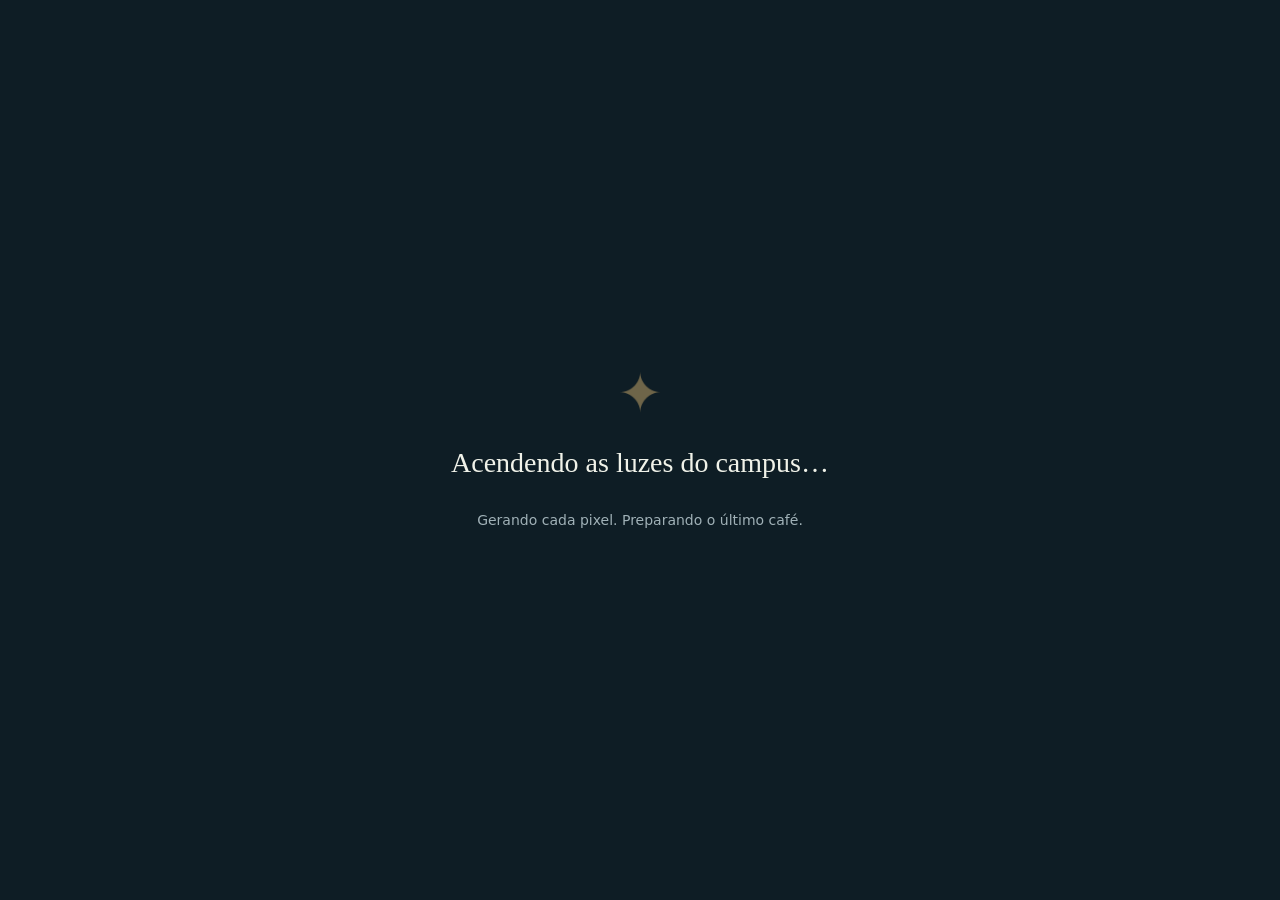
<file: index.html>
<!doctype html><html lang="pt-BR"><meta charset="utf-8"><meta name="viewport" content="width=device-width,initial-scale=1"><meta http-equiv="refresh" content="0;url=ultimo-deploy/index.html"><title>O Último Deploy do Ano</title><body style="background:#101c24;color:#c4dfca;font:18px system-ui;padding:40px"><p><a href="ultimo-deploy/index.html" style="color:inherit">Jogar O Último Deploy do Ano</a></p></body></html>
</file>
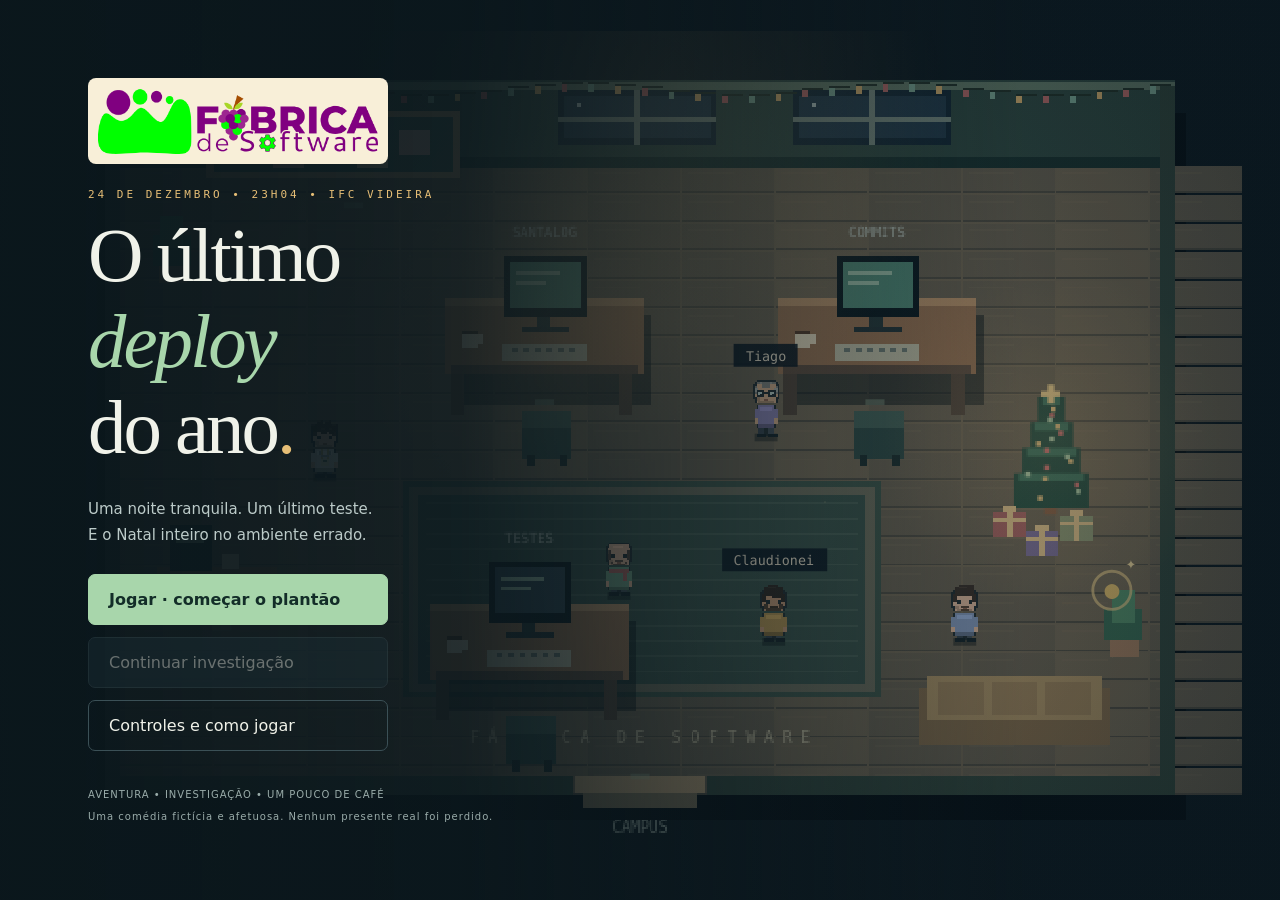
<file: ultimo-deploy/index.html>
<!doctype html>
<html lang="pt-BR">
<head>
  <meta charset="utf-8">
  <meta name="viewport" content="width=device-width,initial-scale=1">
  <meta name="theme-color" content="#101b23">
  <meta name="description" content="Uma aventura natalina em pixel art no IFC Campus Videira. Investigue o SantaLog e salve o último deploy do ano.">
  <title>O Último Deploy do Ano • IFC Videira</title>
  <link rel="stylesheet" href="style.css">
  <link rel="stylesheet" href="experience.css">
<link rel="stylesheet" href="computer.css">
</head>
<body>
  <header class="topbar">
    <a class="brand" href="#" aria-label="Menu de pausa" id="brand"><span class="ifc-mark" aria-hidden="true"><i></i><i></i><i></i><i></i><i></i><i></i><i></i><i></i><i></i></span><span>O ÚLTIMO DEPLOY<span class="brand-sub">DO ANO <b> / </b> IFC CAMPUS VIDEIRA</span></span></a>
    <div class="date"><span class="live-dot"></span>24 DE DEZEMBRO <span class="divider">/</span> <b id="clock">23:04</b></div>
    <div class="top-actions"><button id="audio" aria-label="Ativar áudio" title="Ativar áudio">♪ <span>Som desligado</span></button><button id="pause" aria-label="Pausar jogo">Ⅱ</button></div>
  </header>
  <main id="world"><canvas id="game" aria-label="Campus em pixel art. Use WASD ou setas para mover e E para interagir."></canvas><div class="location"><span class="live-dot"></span><div id="location-name">Fábrica de Software<small>IFC • CAMPUS VIDEIRA</small></div></div><div class="scene-tag">NOITE DE NATAL <span>✦</span></div><button id="interact" class="interact" hidden><kbd>E</kbd> <span></span></button><div id="cinema-status" class="cinema-status" hidden></div><div id="toast" role="status" aria-live="polite"></div><div class="touch-pad" aria-label="Controles de toque"><button data-key="arrowup" aria-label="Mover para cima">▲</button><button data-key="arrowleft" aria-label="Mover para esquerda">◀</button><button data-key="arrowdown" aria-label="Mover para baixo">▼</button><button data-key="arrowright" aria-label="Mover para direita">▶</button></div></main>
  <aside class="sidebar"><div class="eyebrow">SEU PLANTÃO DE NATAL</div><div class="act-line"><span id="act-number">01</span><span id="act-name">O desastre</span></div><div class="act-progress" id="act-progress"></div><section class="objective"><span class="eyebrow">AGORA</span><h2 id="objective-title">Só mais um teste…</h2><p id="objective-desc">O SantaLog está pronto. O que poderia dar errado?</p><button id="track" class="small-button"><span aria-hidden="true">⌖</span> Onde fica?</button></section><section class="system-status"><div class="eyebrow">SANTALOG <span id="status-pill">AGUARDANDO</span></div><div class="metric" id="delivery-count">2.400.000</div><p id="delivery-label">entregas esperando o último teste</p><div class="tiny-bars" aria-hidden="true"></div></section><section class="mini-section"><div class="eyebrow">CAMPUS VIDEIRA <button id="map" aria-label="Abrir mapa do campus">⤢</button></div><canvas id="minimap" width="240" height="158" aria-label="Minimapa do campus"></canvas><p><span class="map-dot"></span> Você <span class="map-dot gold"></span> Pontos de interesse</p></section><div class="save-status" id="save-status">◈ Progresso salvo automaticamente</div></aside>
  <footer class="bottom-bar"><div class="keys-help"><kbd>W A S D</kbd> mover <kbd>SHIFT</kbd> correr <kbd>E</kbd> interagir</div><nav><button id="chat">☏ <span>Plantão</span></button><button id="journal">▤ <span>Caderno</span></button><button id="evidence">◇ <span>Evidências</span><b id="clue-count">0</b></button><button id="secrets-guide" aria-label="Segredos e dicas dos locais">✦ <span>Segredos</span> <b id="secrets-count">0/5</b></button><button id="travel">⌖ <span>Mapa</span></button></nav><span class="version">UMA AVENTURA IFC <b>✦</b></span></footer>
  <div id="overlay" class="overlay" hidden><section id="panel" role="dialog" aria-modal="true" aria-labelledby="panel-title" tabindex="-1"></section></div>
  <button id="skip-scene" hidden>Pular cena <kbd>Esc</kbd></button>
  <div id="loading"><span class="loading-star">✦</span><h1>Acendendo as luzes do campus…</h1><p>Gerando cada pixel. Preparando o último café.</p></div>
  <script src="js/campus.js"></script><script src="js/story.js"></script><script src="js/characters.js"></script><script src="js/secrets.js"></script><script src="js/state.js"></script><script src="js/engine.js"></script><script src="js/audio.js"></script><script src="js/puzzle-rules.js"></script><script src="js/minigames.js"></script><script src="js/finale.js"></script><script src="js/share.js"></script><script src="js/ui.js"></script>
</body>
</html>
</file>
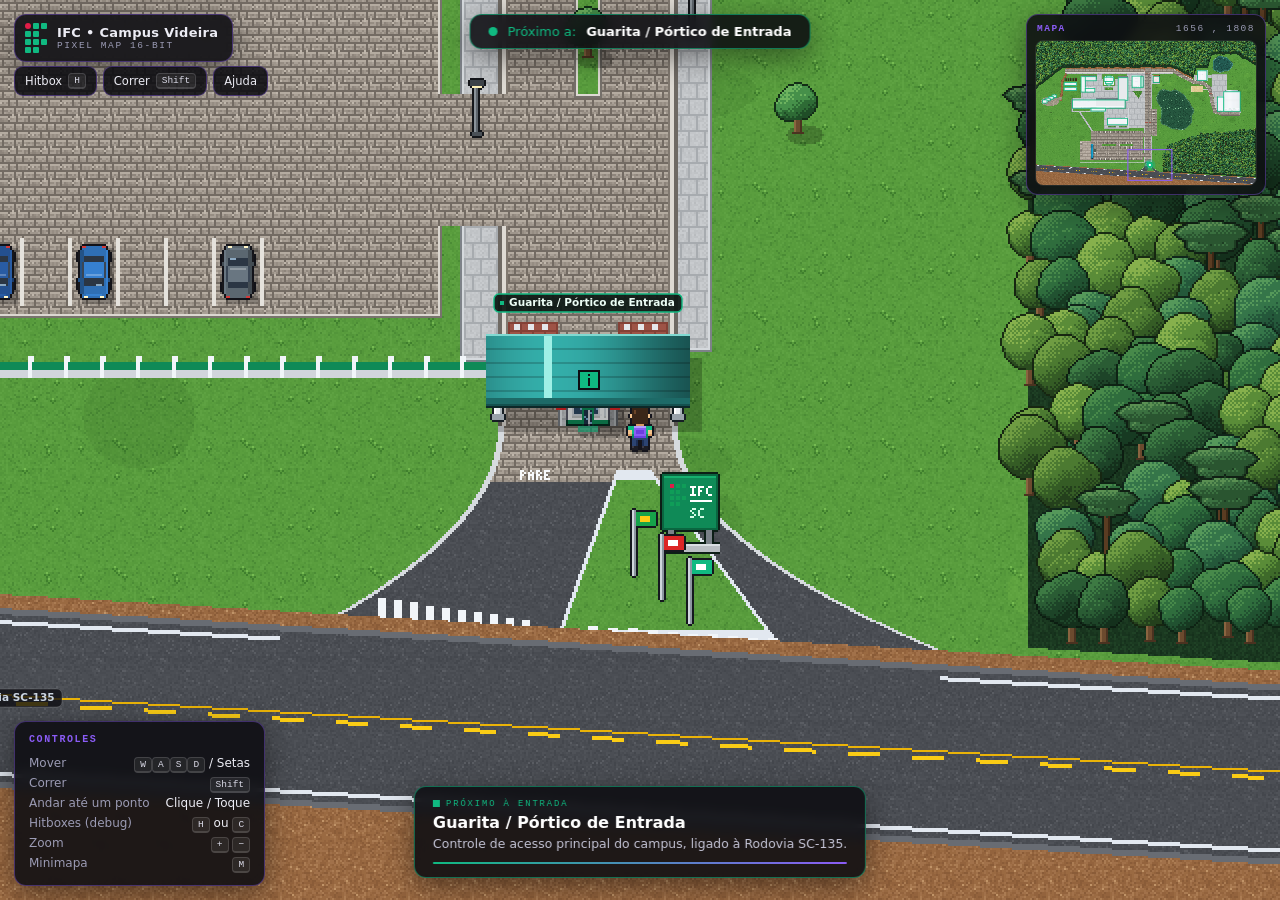
<file: reference/ifc-map/index.html>
<!DOCTYPE html>
<html lang="pt-BR">
<head>
<meta charset="UTF-8" />
<meta name="viewport" content="width=device-width, initial-scale=1, maximum-scale=1, user-scalable=no" />
<title>IFC Campus Videira • Mapa 2D Pixel Art</title>
<style>
  :root{
    --bg:#0d0d12; --panel:rgba(13,13,18,.88);
    --purple:#8b5cf6; --purple-soft:rgba(139,92,246,.38);
    --green:#10b981; --green-soft:rgba(16,185,129,.35);
    --text:#ececf4; --muted:#9b9bb4;
    --font:'Poppins','Segoe UI',system-ui,-apple-system,Roboto,sans-serif;
    --mono:'Press Start 2P','VT323',ui-monospace,'Courier New',monospace;
  }
  *{box-sizing:border-box;margin:0;padding:0}
  html,body{width:100%;height:100%;overflow:hidden;background:var(--bg);color:var(--text);font-family:var(--font);
    -webkit-user-select:none;user-select:none;touch-action:none;-webkit-tap-highlight-color:transparent}
  #game{position:fixed;inset:0;display:block;image-rendering:pixelated;image-rendering:crisp-edges;cursor:crosshair}
  .panel{background:var(--panel);border:1px solid var(--purple-soft);border-radius:12px;
    box-shadow:0 8px 30px rgba(0,0,0,.45);backdrop-filter:blur(6px);-webkit-backdrop-filter:blur(6px)}

  /* Marca */
  #brand{position:fixed;top:14px;left:14px;display:flex;align-items:center;gap:10px;padding:8px 14px 8px 10px;z-index:5}
  .ifc-logo{display:grid;grid-template-columns:repeat(3,6px);grid-template-rows:repeat(4,6px);gap:2px}
  .ifc-logo span{background:var(--green);border-radius:1px}
  .ifc-logo span.r{background:#e11d48;border-radius:50%}
  .ifc-logo span.e{background:transparent}
  #brand .t1{font-weight:700;font-size:13px;letter-spacing:.3px}
  #brand .t2{font-size:9.5px;color:var(--muted);letter-spacing:1.6px;text-transform:uppercase;font-family:var(--mono)}

  /* Indicador de local */
  #location{position:fixed;top:14px;left:50%;transform:translateX(-50%);padding:9px 18px;display:flex;align-items:center;
    gap:10px;font-size:13px;z-index:5;white-space:nowrap;max-width:calc(100vw - 560px);overflow:hidden;text-overflow:ellipsis}
  #location .dot{width:9px;height:9px;border-radius:50%;background:var(--green);box-shadow:0 0 0 0 var(--green-soft);
    animation:pulse 1.8s infinite;flex:none}
  #location .lbl{color:var(--muted)}
  #location b{color:#fff;font-weight:600}
  #location.near{border-color:rgba(16,185,129,.6)}
  #location.near .lbl{color:var(--green)}
  @keyframes pulse{0%{box-shadow:0 0 0 0 rgba(16,185,129,.55)}70%{box-shadow:0 0 0 9px rgba(16,185,129,0)}100%{box-shadow:0 0 0 0 rgba(16,185,129,0)}}

  /* Minimapa */
  #minimap-wrap{position:fixed;top:14px;right:14px;padding:8px;z-index:5}
  #minimap-wrap .head{display:flex;justify-content:space-between;align-items:center;font-family:var(--mono);font-size:9.5px;
    letter-spacing:1.5px;color:var(--muted);margin:0 2px 6px}
  #minimap-wrap .head span:first-child{color:var(--purple);font-weight:700}
  #minimap{display:block;border-radius:8px;border:1px solid rgba(255,255,255,.08);image-rendering:auto}

  /* Barra de ferramentas */
  #toolbar{position:fixed;top:66px;left:14px;display:flex;gap:6px;z-index:5;flex-wrap:wrap;max-width:300px}
  #toolbar button{font-family:var(--font);font-size:11.5px;color:var(--text);background:var(--panel);border:1px solid var(--purple-soft);
    border-radius:9px;padding:6px 10px;cursor:pointer;display:flex;align-items:center;gap:6px;transition:.15s}
  #toolbar button:hover{border-color:var(--purple);transform:translateY(-1px)}
  #toolbar button.on{background:rgba(139,92,246,.22);border-color:var(--purple);color:#fff}
  #toolbar button.on.green{background:rgba(16,185,129,.2);border-color:var(--green)}
  kbd{font-family:var(--mono);font-size:9.5px;background:rgba(255,255,255,.07);border:1px solid rgba(255,255,255,.14);
    border-bottom-width:2px;border-radius:4px;padding:1px 5px;color:#d9d9e6}

  /* Ajuda */
  #help{position:fixed;left:14px;bottom:14px;padding:12px 14px;font-size:12px;z-index:5;min-width:230px}
  #help h4{font-size:10px;font-family:var(--mono);letter-spacing:1.6px;color:var(--purple);margin-bottom:8px;text-transform:uppercase}
  #help .row{display:flex;justify-content:space-between;gap:16px;padding:3px 0;color:var(--muted)}
  #help .row span:last-child{color:var(--text)}
  #help.hidden{display:none}

  /* Cartão de interação */
  #interact{position:fixed;left:50%;bottom:22px;transform:translate(-50%,24px);opacity:0;pointer-events:none;
    padding:12px 18px 13px;min-width:280px;max-width:min(520px,calc(100vw - 28px));z-index:6;transition:.22s ease;
    border-color:rgba(16,185,129,.55)}
  #interact.show{opacity:1;transform:translate(-50%,0)}
  #interact .tag{font-family:var(--mono);font-size:9px;letter-spacing:1.8px;color:var(--green);margin-bottom:4px;display:flex;align-items:center;gap:6px}
  #interact .tag::before{content:'';width:7px;height:7px;background:var(--green);display:inline-block}
  #interact .name{font-size:16px;font-weight:700;color:#fff}
  #interact .desc{font-size:12.5px;color:#c4c4d6;margin-top:3px;line-height:1.45}
  #interact .bar{height:2px;margin-top:9px;border-radius:2px;background:linear-gradient(90deg,var(--green),var(--purple))}

  #debug-badge{position:fixed;top:66px;left:50%;transform:translateX(-50%);font-family:var(--mono);font-size:10px;letter-spacing:1.5px;
    padding:5px 10px;border-radius:8px;background:rgba(239,68,68,.16);border:1px solid rgba(239,68,68,.55);color:#fca5a5;z-index:5;display:none}
  #debug-badge.show{display:block}

  /* Carregamento */
  #loading{position:fixed;inset:0;z-index:50;display:flex;align-items:center;justify-content:center;padding:24px;
    background:radial-gradient(ellipse at center,rgba(16,185,129,.08) 0%,rgba(13,13,18,0) 60%),var(--bg);transition:opacity .4s}
  #loading.hide{opacity:0;pointer-events:none}
  #loading .load-card{display:flex;flex-direction:column;align-items:center;text-align:center;width:min(300px,100%)}
  .ifc-logo.lg{grid-template-columns:repeat(3,16px);grid-template-rows:repeat(4,16px);gap:4px;margin-bottom:22px;animation:logoIn .6s ease-out both}
  .ifc-logo.lg span{border-radius:3px}
  .ifc-logo.lg span.r{border-radius:50%}
  #loading .load-title{font-size:18px;font-weight:700;letter-spacing:.3px;color:#fff}
  #loading .load-title span{color:var(--green)}
  #loading .load-sub{font-family:var(--mono);font-size:9.5px;letter-spacing:2px;text-transform:uppercase;color:var(--muted);margin-top:5px}
  #loading .bar{width:100%;max-width:220px;height:6px;margin-top:22px;border-radius:6px;background:rgba(255,255,255,.07);overflow:hidden}
  #loading .bar i{display:block;height:100%;width:40%;border-radius:6px;background:linear-gradient(90deg,var(--green),var(--purple));animation:load 1.1s infinite ease-in-out}
  #loading p{font-family:var(--mono);font-size:10px;letter-spacing:1.5px;text-transform:uppercase;color:var(--muted);margin-top:12px;line-height:1.6}
  @keyframes logoIn{0%{opacity:0;transform:translateY(6px) scale(.92)}100%{opacity:1;transform:none}}
  @keyframes load{0%{transform:translateX(-100%)}100%{transform:translateX(250%)}}

  @media (max-width:900px){
    #location{top:auto;bottom:14px;left:14px;transform:none;max-width:calc(100vw - 28px);font-size:12px}
    #help{display:none}
    #interact{bottom:66px}
    #toolbar{max-width:200px}
  }
</style>
</head>
<body>
<canvas id="game"></canvas>

<div id="brand" class="panel">
  <div class="ifc-logo"><span class="r"></span><span></span><span></span><span></span><span></span><span class="e"></span><span></span><span></span><span></span><span></span><span></span><span class="e"></span></div>
  <div><div class="t1">IFC • Campus Videira</div><div class="t2">Pixel Map 16-bit</div></div>
</div>

<div id="location" class="panel"><span class="dot"></span><span class="lbl" id="loc-label"></span><b id="loc-name">Caminhando pelo Campus</b></div>

<div id="minimap-wrap" class="panel">
  <div class="head"><span>MAPA</span><span id="coords">0 , 0</span></div>
  <canvas id="minimap"></canvas>
</div>

<div id="toolbar">
  <button id="btn-hitbox" title="Mostrar hitboxes de colisão">Hitbox <kbd>H</kbd></button>
  <button id="btn-run" title="Alternar corrida (mobile)">Correr <kbd>Shift</kbd></button>
  <button id="btn-help" title="Mostrar/ocultar ajuda">Ajuda</button>
</div>

<div id="help" class="panel">
  <h4>Controles</h4>
  <div class="row"><span>Mover</span><span><kbd>W</kbd><kbd>A</kbd><kbd>S</kbd><kbd>D</kbd> / Setas</span></div>
  <div class="row"><span>Correr</span><span><kbd>Shift</kbd></span></div>
  <div class="row"><span>Andar até um ponto</span><span>Clique / Toque</span></div>
  <div class="row"><span>Hitboxes (debug)</span><span><kbd>H</kbd> ou <kbd>C</kbd></span></div>
  <div class="row"><span>Zoom</span><span><kbd>+</kbd> <kbd>−</kbd></span></div>
  <div class="row"><span>Minimapa</span><span><kbd>M</kbd></span></div>
</div>

<div id="interact" class="panel">
  <div class="tag">PRÓXIMO À ENTRADA</div>
  <div class="name" id="int-name">—</div>
  <div class="desc" id="int-desc">—</div>
  <div class="bar"></div>
</div>

<div id="debug-badge">DEBUG • HITBOXES VISÍVEIS</div>

<div id="loading">
  <div class="load-card">
    <div class="ifc-logo lg"><span class="r"></span><span></span><span></span><span></span><span></span><span class="e"></span><span></span><span></span><span></span><span></span><span></span><span class="e"></span></div>
    <div class="load-title">IFC <span>•</span> Campus Videira</div>
    <div class="load-sub">Pixel Map 16-bit</div>
    <div class="bar"><i></i></div>
    <p>Gerando o campus em pixel art...</p>
  </div>
</div>

<script>
(() => {
'use strict';

/* =========================================================================
   1. CONSTANTES E UTILITÁRIOS
   ========================================================================= */
const W = 3200, H = 2100;               // Tamanho do mundo em pixels (mapa ampliado)

// Gerador pseudoaleatório determinístico (o mapa é sempre igual)
function mulberry32(a) {
  return function () {
    a |= 0; a = a + 0x6D2B79F5 | 0;
    let t = Math.imul(a ^ a >>> 15, 1 | a);
    t = t + Math.imul(t ^ t >>> 7, 61 | t) ^ t;
    return ((t ^ t >>> 14) >>> 0) / 4294967296;
  };
}
const clamp = (v, a, b) => v < a ? a : v > b ? b : v;

function hash2(x, y) {
  let h = (Math.imul(x | 0, 374761393) + Math.imul(y | 0, 668265263)) | 0;
  h = Math.imul(h ^ (h >>> 13), 1274126177);
  h ^= h >>> 16;
  return (h >>> 0) / 4294967296;
}
function hash1(n) { const s = Math.sin(n * 127.1 + 311.7) * 43758.5453; return s - Math.floor(s); }
function noise1(x) { const i = Math.floor(x), f = x - i, u = f * f * (3 - 2 * f); return hash1(i) * (1 - u) + hash1(i + 1) * u; }

function hexToRgb(h) { h = h.replace('#', ''); return [parseInt(h.slice(0, 2), 16), parseInt(h.slice(2, 4), 16), parseInt(h.slice(4, 6), 16), 255]; }
const C = hexToRgb;
function rgbStr(c) { return 'rgb(' + c[0] + ',' + c[1] + ',' + c[2] + ')'; }
function shade(c, f) { return [clamp(Math.round(c[0] * f), 0, 255), clamp(Math.round(c[1] * f), 0, 255), clamp(Math.round(c[2] * f), 0, 255), c.length > 3 ? c[3] : 255]; }
function mix(a, b, t) { return [Math.round(a[0] + (b[0] - a[0]) * t), Math.round(a[1] + (b[1] - a[1]) * t), Math.round(a[2] + (b[2] - a[2]) * t), 255]; }

const BAYER = [0, 8, 2, 10, 12, 4, 14, 6, 3, 11, 1, 9, 15, 7, 13, 5];
function bayer(x, y) { return BAYER[(y & 3) * 4 + (x & 3)] / 16; }

function makeCanvas(w, h, willRead) {
  const c = document.createElement('canvas');
  c.width = Math.max(1, w | 0); c.height = Math.max(1, h | 0);
  const g = c.getContext('2d', willRead ? { willReadFrequently: true } : undefined);
  g.imageSmoothingEnabled = false;
  return [c, g];
}
function rect(g, x, y, w, h, col) { g.fillStyle = col; g.fillRect(x, y, w, h); }
// Disco em pixel art (sem antialiasing): desenhado linha a linha
function disc(g, cx, cy, r, col) {
  g.fillStyle = col;
  for (let dy = -r; dy <= r; dy++) { const hw = Math.floor(Math.sqrt(r * r - dy * dy + 0.5)); g.fillRect(cx - hw, cy + dy, hw * 2 + 1, 1); }
}
function ellipseFill(g, cx, cy, rx, ry, col) {
  g.fillStyle = col;
  for (let dy = -ry; dy <= ry; dy++) { const hw = Math.floor(rx * Math.sqrt(Math.max(0, 1 - (dy * dy) / (ry * ry)))); g.fillRect(cx - hw, cy + dy, hw * 2 + 1, 1); }
}
// Contorno externo de 1px (usado no personagem, carros e objetos)
function addOuterOutline(g, w, h, col) {
  const img = g.getImageData(0, 0, w, h), d = img.data;
  const a = new Uint8Array(w * h);
  for (let i = 0; i < w * h; i++) a[i] = d[i * 4 + 3] > 0 ? 1 : 0;
  for (let y = 0; y < h; y++) for (let x = 0; x < w; x++) {
    const i = y * w + x; if (a[i]) continue;
    if ((x > 0 && a[i - 1]) || (x < w - 1 && a[i + 1]) || (y > 0 && a[i - w]) || (y < h - 1 && a[i + w])) {
      d[i * 4] = col[0]; d[i * 4 + 1] = col[1]; d[i * 4 + 2] = col[2]; d[i * 4 + 3] = 255;
    }
  }
  g.putImageData(img, 0, 0);
}
// Rotaciona um canvas em múltiplos de 90° (mapeamento de pixels exato)
function rotateCanvas(src, quarter) {
  const w = src.width, h = src.height;
  const swap = quarter % 2 === 1;
  const [c, g] = makeCanvas(swap ? h : w, swap ? w : h);
  g.translate(c.width / 2, c.height / 2);
  g.rotate(quarter * Math.PI / 2);
  g.drawImage(src, -w / 2, -h / 2);
  return c;
}
// Silhueta preta de um sprite (para sombras projetadas)
function silhouette(src) {
  const [c, g] = makeCanvas(src.width, src.height);
  g.drawImage(src, 0, 0);
  g.globalCompositeOperation = 'source-in';
  g.fillStyle = '#000'; g.fillRect(0, 0, c.width, c.height);
  return c;
}
function distToSeg(px, py, x0, y0, x1, y1) {
  const dx = x1 - x0, dy = y1 - y0, l2 = dx * dx + dy * dy;
  let t = l2 ? ((px - x0) * dx + (py - y0) * dy) / l2 : 0; t = clamp(t, 0, 1);
  return Math.hypot(px - (x0 + dx * t), py - (y0 + dy * t));
}
function distToPolyline(px, py, pts) {
  let m = Infinity;
  for (let i = 0; i < pts.length - 1; i++) m = Math.min(m, distToSeg(px, py, pts[i][0], pts[i][1], pts[i + 1][0], pts[i + 1][1]));
  return m;
}
function rectDist(px, py, r) {
  const dx = Math.max(r[0] - px, 0, px - (r[0] + r[2]));
  const dy = Math.max(r[1] - py, 0, py - (r[1] + r[3]));
  return Math.hypot(dx, dy);
}

// Fonte pixel 3x5 para letreiros desenhados no mundo
const FONT3 = {
  I: ['111', '010', '010', '010', '111'], F: ['111', '100', '110', '100', '100'], C: ['011', '100', '100', '100', '011'],
  A: ['010', '101', '111', '101', '101'], O: ['010', '101', '101', '101', '010'], P: ['110', '101', '110', '100', '100'],
  S: ['011', '100', '010', '001', '110'], E: ['111', '100', '110', '100', '111'], R: ['110', '101', '110', '101', '101'],
  V: ['101', '101', '101', '101', '010'], D: ['110', '101', '101', '101', '110'], '1': ['010', '110', '010', '010', '111'],
  '3': ['110', '001', '010', '001', '110'], '5': ['111', '100', '110', '001', '110'], '-': ['000', '000', '111', '000', '000'], ' ': ['000', '000', '000', '000', '000']
};
function drawPixelText(g, txt, x, y, col, s) {
  s = s || 1; g.fillStyle = col; let cx = x;
  for (const ch of txt) {
    const gl = FONT3[ch];
    if (gl) for (let r = 0; r < 5; r++) for (let c = 0; c < 3; c++) if (gl[r][c] === '1') g.fillRect(cx + c * s, y + r * s, s, s);
    cx += 4 * s;
  }
}
// Logotipo do Instituto Federal (grade de quadrados verdes + círculo vermelho)
function drawIfcLogo(g, x, y, cell) {
  const L = ['rgg', 'gg.', 'ggg', 'gg.']; // coluna 1 = "I" (círculo + 3 quadrados), colunas 2-3 = "F"
  for (let r = 0; r < 4; r++) for (let c = 0; c < 3; c++) {
    const ch = L[r][c], px = x + c * (cell + 1), py = y + r * (cell + 1);
    if (ch === 'g') rect(g, px, py, cell, cell, '#0f9d58');
    else if (ch === 'r') { if (cell <= 2) rect(g, px, py, cell, cell, '#e11d48'); else disc(g, px + (cell >> 1), py + (cell >> 1), cell >> 1, '#e11d48'); }
  }
}

/* =========================================================================
   2. GEOMETRIA DO MUNDO (baseada na foto aérea do IFC Campus Videira)
   ========================================================================= */
// Rodovia SC-135 na diagonal inferior
const ROAD_W = 84;
function roadTop(x) { return 1810 + x * 0.06; }

// Borda inferior da mata nativa ao norte
function forestNorthBottom(x) {
  let b;
  if (x < 380) b = 690 - (x / 380) * 305;
  else if (x < 1990) b = 385;
  else if (x < 2285) b = 385 + ((x - 1990) / 295) * 150;
  else if (x < 2335) b = 535 - ((x - 2285) / 50) * 145;
  else if (x < 2495) b = 390;
  else if (x < 2555) b = 390 - ((x - 2495) / 60) * 195;
  else if (x < 2920) b = 195;
  else b = 195 + ((x - 2920) / 280) * 165;
  return b + (noise1(x * 0.018) - 0.5) * 18 + (noise1(x * 0.08 + 7) - 0.5) * 6;
}
// Borda superior da mata a sudeste
function forestSETop(x) {
  if (x < 1850) return Infinity;
  let base;
  if (x < 2400) base = 1540 - ((x - 1850) / 550) * 180 + Math.max(0, 1920 - x) * 1.8;
  else base = 1360 - ((x - 2400) / 800) * 80;
  return base + (noise1(x * 0.022 + 3) - 0.5) * 32 + (noise1(x * 0.09 + 9) - 0.5) * 10;
}
function forestSEBottom(x) { return roadTop(x) - 14; }

// Vias internas do campus em calçamento (blocos intertravados / paralelepípedos, sem faixa de rua asfaltada)
const ROADS = [
  { name: 'avenida', pts: [[1630, 435], [1630, 1865]], w: 84 },
  { name: 'norte', pts: [[450, 435], [1990, 435]], w: 48 },
  { name: 'nordeste', pts: [[1990, 435], [2170, 535], [2295, 596], [2435, 616], [2515, 675], [2542, 765], [2565, 905], [2605, 1032], [2715, 1060], [2935, 1060]], w: 48 }
];
const DIRT_ROADS = [{ pts: [[455, 448], [385, 585], [365, 865]], w: 28 }];

// Calçadas e pátios pavimentados [x, y, w, h]
const PAVED = [
  [445, 462, 1545, 15],      // calçada sul do calçamento norte
  [1568, 462, 17, 1300],     // calçada oeste da via principal
  [1675, 462, 15, 526],      // calçada leste da via principal (norte)
  [1675, 1382, 15, 375],     // calçada leste da via principal (sul)
  [650, 560, 700, 440],      // pátio acadêmico central
  [1330, 477, 238, 790],     // corredor e praça do pedagógico / biblioteca
  [990, 980, 355, 295],      // pátio amplo entre prédio principal e administrativo
  [518, 855, 495, 175],      // calçada e terraço do prédio principal (ala oeste)
  [1690, 496, 118, 126],     // entorno da copa
  [2300, 492, 56, 88],       // acesso frontal pela esquerda do refeitório
  [2342, 424, 152, 158],     // calçada de contorno do refeitório
  [2484, 502, 75, 38],       // passarela horizontal ligando o refeitório (à esquerda) ao pátio do ginásio
  [2568, 728, 165, 92],      // transição pátio do ginásio -> ginásio
  [2588, 816, 58, 212],      // lateral pavimentada do ginásio
  [2620, 1018, 358, 30]      // calçada frontal do ginásio
];
// Grande pátio de concreto abaixo do Lago Menor e à direita do Refeitório (fiel à foto aérea)
const GYM_PLAZA = [2555, 488, 225, 244];
// Quadra de Areia na posição 2 (entre o Lago Principal e a curva do calçamento)
const SAND_COURT = [2255, 658, 168, 90];
// Subida (acesso) na posição 4, abrindo caminho amplo entre os Laboratórios e o Auditório
const SUBIDA_RAMP = [890, 462, 72, 298];
// Canteiro em triângulo com só mato no meio, na frente do Bloco Pedagógico / Biblioteca
const PEDAG_TRIANGLE = [[1398, 728], [1554, 728], [1492, 838]];
const AUDI_LAWN = [976, 500, 168, 158];
const PARK_MAIN = [800, 1310, 755, 430];
const PARK_EAST = [1688, 990, 76, 390];

// Lagos (definidos por forma polar orgânica — sem píer)
function polarR(keys, ang) {
  const a = ang * 180 / Math.PI;
  let k0, k1, a0, a1, found = false;
  for (let i = 0; i < keys.length; i++) {
    if (keys[i][0] >= a) {
      k1 = keys[i]; a1 = k1[0];
      if (i > 0) { k0 = keys[i - 1]; a0 = k0[0]; } else { k0 = keys[keys.length - 1]; a0 = k0[0] - 360; }
      found = true; break;
    }
  }
  if (!found) { k0 = keys[keys.length - 1]; a0 = k0[0]; k1 = keys[0]; a1 = k1[0] + 360; }
  let t = (a - a0) / (a1 - a0); t = t * t * (3 - 2 * t);
  const r = k0[1] + (k1[1] - k0[1]) * t;
  return r * (1 + 0.035 * Math.sin(ang * 5 + 1.3) + 0.02 * Math.sin(ang * 11 + 0.4));
}
const LAKE_DEFS = [
  {
    id: 'big', name: 'Lago Principal', cx: 2045, cy: 985, maxR: 390,
    keys: [[-135, 350], [-105, 285], [-55, 215], [-20, 215], [18, 250], [52, 315], [88, 305], [130, 305], [168, 225]],
    colors: { edge: '#6aa97a', shallow: '#3f7f58', mid: '#30694b', deep: '#26573f', hl: '#94d3a3', dark: '#1d4633', spark: '#eafff1', foam: '#b9e3c2' },
    inside(x, y, grow) { grow = grow || 0; const dx = x - this.cx, dy = y - this.cy, d = Math.hypot(dx, dy); if (d > this.maxR + grow + 10) return false; return d < polarR(this.keys, Math.atan2(dy, dx)) + grow; }
  },
  {
    id: 'small', name: 'Lago Menor', cx: 2705, cy: 340, rx: 145, ry: 118, maxR: 175,
    colors: { edge: '#6fb0a0', shallow: '#3f8a78', mid: '#2e7064', deep: '#235b52', hl: '#98dccb', dark: '#1b4740', spark: '#effffb', foam: '#c3ece0' },
    inside(x, y, grow) {
      grow = grow || 0; const dx = x - this.cx, dy = y - this.cy, a = Math.atan2(dy, dx);
      const k = 1 + 0.07 * Math.sin(3 * a + 1) + 0.04 * Math.sin(7 * a + 2);
      const ex = dx / ((this.rx + grow) * k), ey = dy / ((this.ry + grow) * k);
      return ex * ex + ey * ey < 1;
    }
  }
];

// Locais com interação (portas) — coordenadas espaçadas e fiéis à foto aérea
const LOCATIONS = [
  { id: 'guarita', name: 'Guarita / Pórtico de Entrada', desc: 'Controle de acesso principal do campus, ligado à Rodovia SC-135.',
    rects: [[1619, 1768, 22, 28]], doors: [[1630, 1797]], label: [1630, 1734] },
  { id: 'admin', name: 'Bloco Administrativo', desc: 'Direção-geral, secretaria acadêmica, protocolo e setores administrativos.',
    rects: [[1040, 1128, 290, 94]], doors: [[1185, 1223]], label: [1185, 1118] },
  { id: 'principal', name: 'Prédio Principal • Salas de Aula', desc: 'O maior bloco do campus: salas de aula, coordenações e corredores acadêmicos.',
    rects: [[1196, 535, 140, 330], [530, 860, 766, 120], [800, 980, 210, 42]], doors: [[1312, 866], [660, 981], [1160, 981], [905, 1023]], label: [890, 850] },
  { id: 'labs', name: 'Laboratórios', desc: 'Laboratórios de química, biologia, informática e agroindústria em volta de um pátio interno.',
    rects: [[700, 520, 175, 60], [655, 520, 62, 225], [717, 692, 138, 53]], doors: [[795, 581], [795, 746]], label: [765, 508] },
  { id: 'estufas', name: 'Estufas Agrícolas', desc: 'Cultivo protegido para as aulas práticas de Agronomia e Agropecuária.',
    rects: [[410, 604, 180, 46], [410, 676, 180, 46]], doors: [[500, 651], [500, 723]], label: [500, 594] },
  { id: 'barracao', name: 'Barracão / Garagem', desc: 'Garagem de máquinas agrícolas, tratores e veículos institucionais.',
    rects: [[234, 786, 62, 38], [188, 810, 64, 38], [142, 834, 64, 38], [94, 858, 66, 48]], doors: [[134, 908]], label: [203, 778] },
  { id: 'auditorio', name: 'Auditório', desc: 'Palestras, formaturas, mostras científicas e eventos culturais.',
    rects: [[1028, 510, 64, 132], [992, 528, 136, 62], [1010, 590, 100, 32]], doors: [[1060, 643]], label: [1060, 496] },
  { id: 'biblioteca', name: 'Biblioteca e Bloco Pedagógico', desc: 'Acervo bibliográfico, salas de estudo em grupo e setor pedagógico.',
    rects: [[1398, 512, 130, 170], [1528, 520, 30, 154]], doors: [[1463, 683]], label: [1478, 500] },
  { id: 'copa', name: 'Copa / Cantina', desc: 'Cafés, lanches e um cantinho de convivência à beira do lago.',
    rects: [[1705, 514, 90, 92]], doors: [[1750, 607]], label: [1750, 504] },
  { id: 'refeitorio', name: 'Refeitório', desc: 'Refeições diárias para estudantes e servidores, incluindo alunos do internato.',
    rects: [[2350, 434, 136, 140]], doors: [[2336, 526]], label: [2418, 418] },
  { id: 'ginasio', name: 'Ginásio Poliesportivo', desc: 'Quadra coberta, vestiários e espaço para Educação Física, jogos e eventos.',
    rects: [[2730, 740, 240, 285], [2640, 817, 90, 208]], doors: [[2850, 1026], [2685, 1026]], label: [2815, 726] }
];

// Áreas genéricas (para o indicador quando não há prédio por perto)
const ZONES = [
  { name: 'Estacionamento Principal', r: PARK_MAIN },
  { name: 'Estacionamento Leste', r: PARK_EAST },
  { name: 'Pátio do Ginásio', r: GYM_PLAZA },
  { name: 'Quadra de Areia', r: SAND_COURT },
  { name: 'Subida dos Laboratórios', r: SUBIDA_RAMP },
  { name: 'Calçamento Principal', r: [1568, 460, 122, 1300] },
  { name: 'Calçamento Norte', r: [445, 410, 1615, 68] },
  { name: 'Pátio Acadêmico', r: [650, 560, 918, 520] }
];

// Listas globais preenchidas durante a construção do mundo
const SOLIDS = [];    // retângulos de colisão AABB {x,y,w,h,tag}
const SPRITES = [];   // objetos ordenados por profundidade (árvores, postes, bancos...)
const DECOR = [];     // decorações sobre a água (píer, barco, vitórias-régias)
const OVERLAYS = [];  // coberturas desenhadas por cima do jogador (pórtico)
const LAKES = [];     // lagos construídos (frames animados + colisão)
const TREE_POS = [];  // posições de árvores já colocadas
let bg, bgx;          // canvas do cenário estático
const PAT = {};       // padrões de textura

function addSolid(x, y, w, h, tag) { SOLIDS.push({ x: x, y: y, w: w, h: h, tag: tag || '' }); }


/* =========================================================================
   3. TEXTURAS PROCEDURAIS (padrões repetíveis em pixel art)
   ========================================================================= */
function noiseTile(size, palette, weights, seed, post) {
  const [c, g] = makeCanvas(size, size);
  const img = g.createImageData(size, size), d = img.data;
  const R = mulberry32(seed);
  const total = weights.reduce((a, b) => a + b, 0);
  const cols = palette.map(hexToRgb);
  for (let i = 0; i < size * size; i++) {
    let r = R() * total, k = 0;
    while (k < weights.length - 1 && r >= weights[k]) { r -= weights[k]; k++; }
    const col = cols[k];
    d[i * 4] = col[0]; d[i * 4 + 1] = col[1]; d[i * 4 + 2] = col[2]; d[i * 4 + 3] = 255;
  }
  g.putImageData(img, 0, 0);
  if (post) post(g, size, R);
  return c;
}
function buildPatterns() {
  const grass = noiseTile(64, ['#5a9e3e', '#579b3c', '#5ea242', '#53963a', '#4b8c35'], [30, 30, 18, 16, 6], 11, (g, s, R) => {
    for (let i = 0; i < 12; i++) {
      const x = 1 + Math.floor(R() * (s - 2)), y = 2 + Math.floor(R() * (s - 3));
      rect(g, x, y, 1, 1, '#3f7f2d'); rect(g, x - 1, y - 1, 1, 1, '#3f7f2d'); rect(g, x + 1, y - 1, 1, 1, '#3f7f2d'); rect(g, x, y - 2, 1, 1, '#76bb52');
    }
  });
  const asphalt = noiseTile(32, ['#4b4e54', '#484b51', '#4f5258', '#44474d', '#5a5d63'], [30, 30, 20, 15, 5], 22);
  const concrete = noiseTile(16, ['#c3c6c9', '#bfc2c5', '#c8cbce', '#b9bcbf'], [35, 30, 25, 10], 33, (g) => {
    g.fillStyle = '#a7abaf';
    g.fillRect(0, 0, 16, 1); g.fillRect(0, 8, 16, 1);
    g.fillRect(0, 0, 1, 8); g.fillRect(8, 0, 1, 8); g.fillRect(4, 8, 1, 8); g.fillRect(12, 8, 1, 8);
  });
  const dirt = noiseTile(32, ['#9a6a42', '#93633d', '#a1714a', '#8a5c38', '#ab7c53'], [30, 30, 20, 12, 8], 44, (g, s, R) => {
    for (let i = 0; i < 10; i++) rect(g, Math.floor(R() * s), Math.floor(R() * s), 1, 1, '#c09468');
  });
  const sand = noiseTile(16, ['#e2cd96', '#dcc68e', '#e8d5a2', '#d6bf86'], [35, 30, 20, 15], 55);
  const soil = noiseTile(16, ['#5a3d26', '#4f3521', '#654630', '#47301e'], [35, 30, 20, 15], 66);
  const pavers = noiseTile(16, ['#b8aea4', '#b1a79c', '#c0b6ab'], [40, 35, 25], 77, (g) => {
    g.fillStyle = '#958b81';
    g.fillRect(0, 0, 16, 1); g.fillRect(0, 4, 16, 1); g.fillRect(0, 8, 16, 1); g.fillRect(0, 12, 16, 1);
    for (let r = 0; r < 4; r++) { const o = (r % 2) * 4; g.fillRect(o, r * 4, 1, 4); g.fillRect(o + 8, r * 4, 1, 4); }
  });
  // Calçamento do campus (paralelepípedos / blocos intertravados de pedra e concreto, vibe real do IFC)
  const calcamento = noiseTile(16, ['#9f968c', '#968d83', '#a9a096', '#8d847b'], [34, 30, 22, 14], 71, (g, s, R) => {
    for (let ry = 0; ry < 16; ry += 4) {
      g.fillStyle = '#736b63';
      g.fillRect(0, ry, 16, 1);
      g.fillStyle = '#b4aba0';
      g.fillRect(0, ry + 1, 16, 1);
      const off = ((ry >> 2) & 1) ? 3 : 0;
      g.fillStyle = '#736b63';
      for (let rx = off; rx < 16; rx += 6) g.fillRect(rx, ry, 1, 4);
    }
    for (let i = 0; i < 8; i++) rect(g, Math.floor(R() * s), Math.floor(R() * s), 1, 1, '#bfb6ab');
  });
  // Mato / capim crescido para o triângulo em frente ao Pedagógico
  const mato = noiseTile(32, ['#4b8e34', '#43832e', '#569b3d', '#3a7527', '#63a847'], [28, 26, 22, 14, 10], 73, (g, s, R) => {
    for (let i = 0; i < 26; i++) {
      const x = 1 + Math.floor(R() * (s - 2)), y = 2 + Math.floor(R() * (s - 3));
      rect(g, x, y, 1, 2, '#2f651f');
      rect(g, x - 1, y - 1, 1, 1, '#6fb84e');
      rect(g, x + 1, y - 1, 1, 2, '#7ec45b');
      if (R() < 0.25) rect(g, x, y - 2, 1, 1, '#cbe06c');
    }
  });
  const gravel = noiseTile(16, ['#a49a88', '#978d7c', '#b1a795', '#8a8171'], [35, 30, 20, 15], 88);
  const forestFloor = noiseTile(16, ['#1b3a21', '#18341e', '#1f4125', '#15301b'], [35, 30, 20, 15], 99);
  for (const [k, v] of Object.entries({ grass, asphalt, concrete, dirt, sand, soil, pavers, calcamento, mato, gravel, forestFloor })) PAT[k] = bgx.createPattern(v, 'repeat');
}

// Pincel quadrado ao longo de uma polilinha (bordas serrilhadas = pixel art)
function strokePolyline(g, pts, width, style) {
  g.fillStyle = style;
  for (let i = 0; i < pts.length - 1; i++) {
    const x0 = pts[i][0], y0 = pts[i][1], x1 = pts[i + 1][0], y1 = pts[i + 1][1];
    const dx = x1 - x0, dy = y1 - y0, len = Math.hypot(dx, dy);
    const s = Math.round(width / ((Math.abs(dx) + Math.abs(dy)) / len));
    const steps = Math.ceil(len);
    for (let k = 0; k <= steps; k++) {
      const t = k / steps, cx = Math.round(x0 + dx * t), cy = Math.round(y0 + dy * t);
      g.fillRect(cx - (s >> 1), cy - (s >> 1), s, s);
    }
  }
}
function dashPolyline(g, pts, color, dash, gap, thick, skip) {
  g.fillStyle = color; let acc = 0;
  for (let i = 0; i < pts.length - 1; i++) {
    const x0 = pts[i][0], y0 = pts[i][1], x1 = pts[i + 1][0], y1 = pts[i + 1][1];
    const len = Math.hypot(x1 - x0, y1 - y0), steps = Math.ceil(len);
    for (let k = 0; k < steps; k++) {
      const t = k / steps, cx = Math.round(x0 + (x1 - x0) * t), cy = Math.round(y0 + (y1 - y0) * t);
      let skipped = false;
      if (skip) for (const s of skip) if (cx >= s[0] && cx <= s[0] + s[2] && cy >= s[1] && cy <= s[1] + s[3]) skipped = true;
      if (!skipped && (acc % (dash + gap)) < dash) g.fillRect(cx - (thick >> 1), cy - (thick >> 1), thick, thick);
      acc += len / steps;
    }
  }
}

/* =========================================================================
   4. RENDERIZADOR DE PRÉDIOS EM PERSPECTIVA 3/4
   - shape(x,y): pegada do telhado (vista de cima)
   - roof(x,y,ed): cor do telhado (ed = distância até a borda)
   - wall(x,k,len,info): parede frontal extrudada abaixo do telhado
   ========================================================================= */
const P = {
  wall: C('#eef1f3'), eave: C('#b9c1c8'), wallEdge: C('#c9d0d6'),
  green: C('#0f8a57'), greenD: C('#0a6640'), greenL: C('#16b06f'),
  glass: C('#2c4763'), glassL: C('#79a6cc'), glassD: C('#1d3247'), frame: C('#c9d0d6')
};
function edgeDist(inside, x, y, max) {
  for (let k = 1; k <= max; k++) if (!inside(x - k, y) || !inside(x + k, y) || !inside(x, y - k) || !inside(x, y + k)) return k;
  return max + 1;
}
function renderBuilding(o) {
  const w = o.w, h = o.h, roofH = o.h - o.wallH, inside = o.shape;
  const [c, g] = makeCanvas(w, h);
  const img = g.createImageData(w, h), d = img.data;
  const put = (x, y, col) => { const i = (y * w + x) * 4; d[i] = col[0]; d[i + 1] = col[1]; d[i + 2] = col[2]; d[i + 3] = col.length > 3 ? col[3] : 255; };
  // Telhado
  for (let y = 0; y < roofH; y++) for (let x = 0; x < w; x++) if (inside(x, y)) put(x, y, o.roof(x, y, edgeDist(inside, x, y, 5)));
  // Paredes frontais
  const rb = new Int16Array(w).fill(-1);
  for (let x = 0; x < w; x++) for (let y = roofH - 1; y >= 0; y--) if (inside(x, y)) { rb[x] = y; break; }
  for (let x = 0; x < w; x++) {
    const yb = rb[x]; if (yb < 0) continue;
    const len = o.wallMode === 'toBase' ? (h - 1 - yb) : o.wallH;
    const info = { left: x === 0 || rb[x - 1] < 0, right: x === w - 1 || rb[x + 1] < 0, yb: yb, w: w };
    for (let k = 0; k < len; k++) { const y = yb + 1 + k; if (y >= h) break; const col = o.wall(x, k, len, info); if (col) put(x, y, col); }
  }
  // Contorno escuro interno (estilo 16-bit)
  const a = new Uint8Array(w * h);
  for (let i = 0; i < w * h; i++) a[i] = d[i * 4 + 3];
  for (let y = 0; y < h; y++) for (let x = 0; x < w; x++) {
    const i = y * w + x; if (!a[i]) continue;
    const edge = x === 0 || y === 0 || x === w - 1 || y === h - 1 || !a[i - 1] || !a[i + 1] || !a[i - w] || !a[i + w];
    if (edge) { const p = i * 4; d[p] = d[p] * 0.42; d[p + 1] = d[p + 1] * 0.42; d[p + 2] = d[p + 2] * 0.48; d[p + 3] = Math.max(d[p + 3], 235); }
  }
  g.putImageData(img, 0, 0);
  if (o.decorate) o.decorate(g, w, h, roofH);
  return c;
}
// Telhado plano com platibanda (parapeito) e sombra interna
function flatRoof(base, dark, light, par) {
  return (x, y, ed) => {
    if (ed <= 1) return light;
    if (ed === 2) return par;
    if (ed === 3) return dark;
    const n = hash2(x * 3, y * 7);
    if (n < 0.08) return shade(base, 0.93);
    if (n > 0.965) return shade(base, 1.07);
    return base;
  };
}
// Telhado colonial de quatro águas (telhas)
function hipRoof(w, rh, cols) {
  return (x, y) => {
    const dl = x, dr = w - 1 - x, dt = y, db = rh - 1 - y;
    const m = Math.min(dl, dr, dt, db);
    if (m === 0) return cols.eave;
    if (dl === dt || dl === db || dr === dt || dr === db) return cols.ridge;
    if (Math.abs(dt - db) <= 1 && dl > rh / 2 - 1 && dr > rh / 2 - 1) return cols.ridge;
    let face = m === dt ? 'T' : m === db ? 'B' : m === dl ? 'L' : 'R';
    const c = cols[face];
    if (face === 'T' || face === 'B') { const row = Math.floor(y / 3); if (y % 3 === 0) return shade(c, 0.8); if ((x + row * 2) % 5 === 0) return shade(c, 0.88); }
    else { const col = Math.floor(x / 3); if (x % 3 === 0) return shade(c, 0.8); if ((y + col * 2) % 5 === 0) return shade(c, 0.88); }
    if (hash2(x, y) < 0.07) return shade(c, 1.08);
    return c;
  };
}
// Parede genérica: branca, base verde IFC, janelas e portas
function makeWall(o) {
  const base = o.base || P.wall, trim = o.trim || P.green, trimD = o.trimD || P.greenD;
  const trimH = o.trimH === undefined ? 3 : o.trimH;
  const glass = o.glass || P.glass, glassL = o.glassL || P.glassL, frame = o.frame || P.frame;
  const sill = shade(base, 0.8), eaveShade = shade(base, 0.84), edgeR = shade(base, 0.8), edgeL = shade(base, 0.91), noiseC = shade(base, 0.96);
  return (x, k, len, info) => {
    const kb = len - 1 - k;
    if (o.doors) for (const dr of o.doors) {
      if (x >= dr.x - 1 && x < dr.x + dr.w + 1 && (kb === dr.h || kb === dr.h + 1)) return kb === dr.h ? trimD : trim;
      if (x >= dr.x && x < dr.x + dr.w && kb < dr.h) {
        const lx = x - dr.x;
        if (lx === 0 || lx === dr.w - 1 || kb === dr.h - 1) return o.doorFrame || trim;
        if (lx === (dr.w >> 1)) return frame;
        return ((lx + kb) % 5 === 0) ? glassL : (o.doorFill || P.glassD);
      }
    }
    if (kb < trimH) return kb === 0 ? trimD : trim;
    if (k === 0) return P.eave;
    if (k === 1) return eaveShade;
    if (o.stripe !== undefined && kb === o.stripe) return trim;
    if (o.windows) {
      let skip = false;
      if (o.skip) for (const s of o.skip) if (x >= s[0] && x < s[1]) skip = true;
      if (!skip) {
        const wn = o.windows, m = (((x - wn.offset) % wn.period) + wn.period) % wn.period;
        if (m < wn.width && x > 1 && x < info.w - 2) {
          for (const r of wn.rows) {
            if (kb >= r[0] && kb <= r[1]) {
              if (o.shutter && (m === 0 || m === wn.width - 1)) return o.shutter;
              if (m === 0 || m === wn.width - 1 || kb === r[0] || kb === r[1]) return frame;
              return ((m + kb) % 6 === 0) ? glassL : glass;
            }
            if (kb === r[0] - 1) return sill;
          }
        }
      }
    }
    if (info.left) return edgeL;
    if (info.right) return edgeR;
    return hash2(x * 7, kb * 13) < 0.05 ? noiseC : base;
  };
}
// Pequenos detalhes de telhado
function acUnit(g, x, y) { rect(g, x, y, 8, 6, '#6f777e'); rect(g, x + 1, y + 1, 6, 4, '#d9dee2'); rect(g, x + 3, y + 2, 2, 2, '#59616a'); }
function skylight(g, x, y, w, h) { rect(g, x, y, w, h, '#55728c'); rect(g, x + 1, y + 1, w - 2, h - 2, '#8fb4d1'); for (let i = x + 4; i < x + w - 1; i += 6) rect(g, i, y + 1, 1, h - 2, '#6d8fac'); }
function vent(g, x, y) { rect(g, x, y, 5, 5, '#5d656c'); rect(g, x + 1, y + 1, 3, 3, '#2f353b'); }

/* =========================================================================
   5. SPRITES PROCEDURAIS: ÁRVORES, CARROS, OBJETOS E O ESTUDANTE
   ========================================================================= */
const TREE_PALS = {
  forestA: ['#173a22', '#215231', '#2f6d3d', '#47894a'],
  forestB: ['#1a3f2c', '#24583a', '#357549', '#55985a'],
  forestC: ['#24401c', '#355c25', '#4c7a31', '#6f9c42'],
  forestD: ['#14301c', '#1d4428', '#2a5c34', '#3d7a43'],
  forestE: ['#2a4a1f', '#3e6a2a', '#5a8c38', '#86b04c'],
  park1: ['#1f4d27', '#2e6b35', '#46904a', '#6db35f'],
  park2: ['#2b5221', '#3f722c', '#5c973d', '#8cc05a'],
  park3: ['#1e4a3a', '#2a6650', '#3e8a68', '#62ad85'],
  ipeAmarelo: ['#6b5212', '#a77f14', '#d9ac1e', '#f6d84a'],
  ipeRosa: ['#5a2346', '#8a2f68', '#c0508f', '#e88abf']
};
function makeRoundTree(size, palName, seed, noTrunk) {
  const R = mulberry32(seed);
  const pal = TREE_PALS[palName].map(C);
  const w = size + 4, h = noTrunk ? size + 3 : size + 9;
  const [c, g] = makeCanvas(w, h);
  const cx = w / 2, cy = size / 2 + 2, R0 = size / 2;
  if (!noTrunk) {
    const tx = Math.floor(cx) - 2, ty = Math.floor(cy + R0 * 0.3);
    rect(g, tx, ty, 4, h - 2 - ty, '#6b4a2e'); rect(g, tx + 3, ty, 1, h - 2 - ty, '#4a3220'); rect(g, tx, ty, 1, h - 2 - ty, '#8a6440');
    rect(g, tx - 1, h - 3, 6, 1, '#4a3220');
  }
  const blobs = [{ x: cx, y: cy, r: R0 * 0.8 }];
  const n = 4 + Math.floor(R() * 3);
  for (let i = 0; i < n; i++) {
    const a = R() * Math.PI * 2, dist = R0 * (0.28 + R() * 0.25);
    blobs.push({ x: cx + Math.cos(a) * dist, y: cy + Math.sin(a) * dist * 0.85, r: R0 * (0.42 + R() * 0.18) });
  }
  blobs.sort((a, b) => a.y - b.y);
  const img = g.getImageData(0, 0, w, h), d = img.data;
  const can = new Uint8Array(w * h);
  for (let y = 0; y < h; y++) for (let x = 0; x < w; x++) {
    let top = null;
    for (const b of blobs) { const dx = x + 0.5 - b.x, dy = y + 0.5 - b.y; if (dx * dx + dy * dy <= b.r * b.r) top = b; }
    if (!top) continue;
    const lx = (x + 0.5 - top.x) / top.r, ly = (y + 0.5 - top.y) / top.r;
    const loc = -(lx * 0.55 + ly * 0.8);
    const glob = -((x - cx) * 0.35 + (y - cy) * 0.65) / R0;
    const v = 0.55 * loc + 0.45 * glob + (bayer(x, y) - 0.5) * 0.45;
    let idx = v > 0.55 ? 3 : v > 0.05 ? 2 : v > -0.45 ? 1 : 0;
    if (lx * lx + ly * ly > 0.8 && ly > 0.2) idx = Math.max(0, idx - 1);
    const col = pal[idx], i = (y * w + x) * 4;
    d[i] = col[0]; d[i + 1] = col[1]; d[i + 2] = col[2]; d[i + 3] = 255; can[y * w + x] = 1;
  }
  const out = shade(pal[0], 0.6);
  for (let y = 0; y < h; y++) for (let x = 0; x < w; x++) {
    const i = y * w + x; if (can[i] || d[i * 4 + 3]) continue;
    if ((x > 0 && can[i - 1]) || (x < w - 1 && can[i + 1]) || (y > 0 && can[i - w]) || (y < h - 1 && can[i + w])) {
      d[i * 4] = out[0]; d[i * 4 + 1] = out[1]; d[i * 4 + 2] = out[2]; d[i * 4 + 3] = 255;
    }
  }
  g.putImageData(img, 0, 0);
  return { c: c, w: w, h: h, ox: Math.floor(cx), oy: noTrunk ? h - 2 : h - 2, size: size };
}
// Araucária (pinheiro típico de Santa Catarina) com copa em "candelabro"
function makeAraucaria(size, seed) {
  const R = mulberry32(seed);
  const w = size + 4, h = size + 18;
  const [c, g] = makeCanvas(w, h);
  const cx = Math.floor(w / 2);
  rect(g, cx - 1, Math.floor(size * 0.3), 3, h - 2 - Math.floor(size * 0.3), '#5a3c22'); rect(g, cx + 1, Math.floor(size * 0.3), 1, h - 2 - Math.floor(size * 0.3), '#3d2815');
  const tiers = [[size * 0.46, size * 0.36, size * 0.11], [size * 0.3, size * 0.5, size * 0.15]];
  const pal = ['#1d3d22', '#2a5530', '#3b7040', '#5a8f52'];
  for (const [ty, rx, ry] of tiers) {
    for (let dy = -Math.ceil(ry); dy <= Math.ceil(ry); dy++) {
      const hw = Math.floor(rx * Math.sqrt(Math.max(0, 1 - (dy * dy) / (ry * ry))));
      for (let dx = -hw; dx <= hw; dx++) {
        const x = cx + dx, y = Math.round(ty + dy);
        const v = -(dy / ry) * 0.7 - (dx / rx) * 0.3 + (bayer(x, y) - 0.5) * 0.6 + (R() - 0.5) * 0.2;
        const idx = Math.abs(dx) === hw || dy === Math.ceil(ry) ? 0 : v > 0.45 ? 3 : v > 0 ? 2 : 1;
        rect(g, x, y, 1, 1, pal[idx]);
      }
    }
  }
  addOuterOutline(g, w, h, [16, 32, 20]);
  return { c: c, w: w, h: h, ox: cx, oy: h - 2, size: size };
}
function buildTreeVariants() {
  const V = { forest: [], park: [], bush: [], flower: [], pine: [] };
  const fp = ['forestA', 'forestB', 'forestC', 'forestD', 'forestE'];
  let s = 100;
  for (const p of fp) for (const size of [26, 30, 34, 38]) V.forest.push(makeRoundTree(size, p, s++));
  for (const p of ['park1', 'park2', 'park3']) for (const size of [22, 26, 30]) V.park.push(makeRoundTree(size, p, s++));
  for (const p of ['park1', 'park2', 'forestE']) V.bush.push(makeRoundTree(11, p, s++, true));
  V.flower.push(makeRoundTree(26, 'ipeAmarelo', s++), makeRoundTree(24, 'ipeRosa', s++));
  V.pine.push(makeAraucaria(30, s++), makeAraucaria(36, s++));
  return V;
}

// Carro visto de cima (frente apontando para cima)
const CAR_COLORS = ['#f4f5f7', '#f4f5f7', '#e9ecef', '#c0c5ca', '#a9afb5', '#8a9097', '#2b2f36', '#1f2226', '#b3262e', '#c9372c', '#24508f', '#2f6fb5', '#5b6770', '#e2b33a', '#2f7a4c', '#7a2f3a'];
function makeCar(hex) {
  const [c, g] = makeCanvas(18, 30);
  const body = C(hex), bodyD = rgbStr(shade(body, 0.74)), bodyL = rgbStr(shade(body, 1.15)), bodyS = rgbStr(body);
  rect(g, 1, 6, 2, 5, '#17171c'); rect(g, 15, 6, 2, 5, '#17171c'); rect(g, 1, 20, 2, 5, '#17171c'); rect(g, 15, 20, 2, 5, '#17171c');
  rect(g, 3, 2, 12, 26, bodyS); rect(g, 2, 4, 14, 22, bodyS);
  rect(g, 14, 4, 2, 22, bodyD); rect(g, 2, 4, 1, 22, bodyL);
  rect(g, 5, 3, 8, 1, bodyL);
  rect(g, 4, 8, 10, 4, '#2b3644'); rect(g, 5, 8, 3, 1, '#8aa7c0');
  rect(g, 4, 12, 10, 8, bodyL); rect(g, 5, 13, 8, 1, 'rgba(255,255,255,0.25)');
  rect(g, 4, 20, 10, 3, '#2b3644');
  rect(g, 3, 12, 1, 8, '#3a4655'); rect(g, 14, 12, 1, 8, '#3a4655');
  rect(g, 4, 2, 2, 1, '#fff6c8'); rect(g, 12, 2, 2, 1, '#fff6c8');
  rect(g, 3, 27, 2, 1, '#d23a3a'); rect(g, 13, 27, 2, 1, '#d23a3a');
  rect(g, 1, 10, 1, 2, bodyD); rect(g, 16, 10, 1, 2, bodyD);
  addOuterOutline(g, 18, 30, [18, 18, 24]);
  return c;
}
const CAR_CACHE = {};
function getCar(hex, quarter) {
  const key = hex + quarter;
  if (!CAR_CACHE[key]) { const base = CAR_CACHE[hex + '0'] || (CAR_CACHE[hex + '0'] = makeCar(hex)); CAR_CACHE[key] = quarter ? rotateCanvas(base, quarter) : base; }
  return CAR_CACHE[key];
}

// Objetos menores do cenário
function makeLamp() {
  const [c, g] = makeCanvas(9, 32);
  rect(g, 3, 6, 2, 24, '#5d646b'); rect(g, 3, 6, 1, 24, '#8a9299');
  rect(g, 1, 3, 7, 3, '#3d4349'); rect(g, 2, 6, 5, 1, '#fff2b8');
  rect(g, 2, 29, 5, 2, '#4a5056');
  addOuterOutline(g, 9, 32, [20, 22, 26]);
  return c;
}
function makeBench() {
  const [c, g] = makeCanvas(18, 10);
  rect(g, 1, 1, 16, 3, '#6b4423'); rect(g, 1, 1, 16, 1, '#8a5a2e');
  rect(g, 1, 5, 16, 3, '#9a6634'); rect(g, 1, 5, 16, 1, '#b97e44');
  rect(g, 2, 8, 2, 2, '#2f2f35'); rect(g, 14, 8, 2, 2, '#2f2f35');
  addOuterOutline(g, 18, 10, [30, 20, 12]);
  return c;
}
function makeTotem() {
  const [c, g] = makeCanvas(30, 42);
  rect(g, 4, 30, 3, 8, '#7a8188'); rect(g, 23, 30, 3, 8, '#7a8188');
  rect(g, 1, 2, 28, 28, '#0a6640'); rect(g, 2, 3, 26, 26, '#0f8a57'); rect(g, 2, 3, 26, 1, '#16b06f');
  drawIfcLogo(g, 5, 7, 2);
  drawPixelText(g, 'IFC', 15, 8, '#ffffff');
  rect(g, 15, 15, 11, 1, '#ffffff');
  drawPixelText(g, 'SC', 15, 19, '#d1fae5');
  rect(g, 0, 37, 30, 4, '#b9bec3'); rect(g, 0, 37, 30, 1, '#dadfe3');
  addOuterOutline(g, 30, 42, [12, 30, 22]);
  return c;
}
function makePillar() {
  const [c, g] = makeCanvas(8, 30);
  rect(g, 2, 0, 4, 28, '#e7ecef'); rect(g, 5, 0, 1, 28, '#aab3ba'); rect(g, 2, 0, 1, 28, '#ffffff');
  rect(g, 1, 26, 6, 3, '#9aa3ab');
  addOuterOutline(g, 8, 30, [22, 30, 36]);
  return c;
}
// Cobertura arqueada verde-azulada do pórtico de entrada
function makeCanopy(w, h) {
  const [c, g] = makeCanvas(w, h + 5);
  const base = C('#2f9e9a');
  for (let y = 0; y < h; y++) for (let x = 0; x < w; x++) {
    const u = x / (w - 1);
    const b = 0.78 + 0.32 * Math.cos((u - 0.32) * Math.PI * 1.15);
    let col = shade(base, b);
    if (y % 7 === 0) col = shade(col, 0.82);
    if (Math.abs(u - 0.3) < 0.02) col = C('#9ff0e6');
    rect(g, x, y, 1, 1, rgbStr(col));
  }
  rect(g, 0, h, w, 3, '#1d6a67'); rect(g, 0, h + 3, w, 1, '#14504e');
  rect(g, 0, 0, w, 1, '#7fd9d1');
  addOuterOutline(g, w, h + 5, [12, 40, 40]);
  return c;
}

// O estudante (16x24) — 4 direções x 4 quadros
function drawStudent(g, dir, f) {
  const Px = (x, y, w, h, c) => { g.fillStyle = c; g.fillRect(x, y, w, h); };
  const SK = '#f2c28c', SKD = '#d79a62', HA = '#3a2618', HAL = '#6b4529', SH = '#10b981', SHD = '#0a8a5f', SHL = '#6ee7b7',
    PA = '#2c4472', PAD = '#1d2f55', SO = '#1d1d24', SOH = '#3a3a46', BG = '#8b5cf6', BGD = '#6d3fe0', BGL = '#b69cff', EYE = '#1a1a22', WH = '#f8fafc';
  const step = f === 1 ? 1 : (f === 3 ? -1 : 0);
  if (dir === 'down' || dir === 'up') {
    const hL = step === 1 ? 4 : (step === -1 ? 2 : 3), hR = step === -1 ? 4 : (step === 1 ? 2 : 3);
    Px(4, 17, 8, 1, PA);
    Px(4, 18, 3, hL, PA); Px(6, 18, 1, hL, PAD); Px(4, 18 + hL, 3, 2, SO); Px(4, 18 + hL, 1, 1, SOH);
    Px(9, 18, 3, hR, PA); Px(9, 18, 1, hR, PAD); Px(9, 18 + hR, 3, 2, SO); Px(9, 18 + hR, 1, 1, SOH);
    Px(4, 11, 8, 6, SH); Px(4, 15, 8, 2, SHD);
    const aL = step === 1 ? 2 : (step === -1 ? 4 : 3), aR = step === -1 ? 2 : (step === 1 ? 4 : 3);
    Px(2, 11, 2, 2, SH); Px(2, 13, 2, aL, SK); Px(2, 12 + aL, 2, 1, SKD);
    Px(12, 11, 2, 2, SH); Px(12, 13, 2, aR, SK); Px(12, 12 + aR, 2, 1, SKD);
    if (dir === 'down') {
      Px(6, 11, 4, 1, WH); Px(7, 12, 2, 1, SHL);
      Px(5, 11, 1, 5, BG); Px(10, 11, 1, 5, BG);
      Px(4, 2, 8, 8, SK); Px(4, 9, 8, 1, SKD);
      Px(4, 1, 8, 4, HA); Px(3, 2, 1, 6, HA); Px(12, 2, 1, 6, HA); Px(5, 5, 2, 1, HA); Px(9, 5, 2, 1, HA); Px(6, 1, 3, 1, HAL);
      Px(6, 7, 1, 2, EYE); Px(9, 7, 1, 2, EYE); Px(7, 9, 2, 1, '#c0704a');
      Px(7, 10, 2, 1, SKD);
    } else {
      Px(5, 11, 6, 6, BG); Px(5, 11, 6, 1, BGL); Px(5, 16, 6, 1, BGD); Px(6, 13, 4, 2, BGD);
      Px(4, 1, 8, 9, HA); Px(6, 1, 3, 1, HAL); Px(5, 3, 1, 2, HAL);
      Px(3, 5, 1, 2, SK); Px(12, 5, 1, 2, SK); Px(6, 10, 4, 1, SKD);
    }
  } else { // 'right' (a esquerda é o espelho)
    if (step === 0) { Px(6, 17, 4, 1, PA); Px(6, 18, 4, 3, PA); Px(6, 18, 1, 3, PAD); Px(6, 21, 5, 2, SO); Px(6, 21, 1, 1, SOH); }
    else {
      const a = step === 1 ? PA : PAD, b = step === 1 ? PAD : PA;
      Px(6, 17, 4, 1, PA);
      Px(4, 18, 3, 3, b); Px(3, 21, 3, 2, SO);
      Px(8, 18, 3, 3, a); Px(9, 21, 3, 2, SO); Px(9, 21, 1, 1, SOH);
    }
    Px(5, 11, 6, 6, SH); Px(5, 15, 6, 2, SHD);
    Px(3, 11, 3, 6, BG); Px(3, 11, 3, 1, BGL); Px(3, 16, 3, 1, BGD);
    if (step === 0) { Px(7, 11, 2, 3, SHD); Px(7, 14, 2, 2, SK); }
    else if (step === 1) { Px(8, 11, 2, 2, SHD); Px(9, 13, 2, 2, SK); }
    else { Px(6, 11, 2, 2, SHD); Px(5, 13, 2, 2, SK); }
    Px(5, 2, 7, 8, SK); Px(5, 9, 7, 1, SKD);
    Px(5, 1, 7, 4, HA); Px(5, 5, 3, 3, HA); Px(11, 4, 1, 1, HA); Px(7, 1, 3, 1, HAL);
    Px(10, 6, 1, 2, EYE); Px(12, 7, 1, 1, SK); Px(8, 6, 1, 2, SKD); Px(6, 10, 3, 1, SKD);
  }
}
function buildPlayerFrames() {
  const F = {};
  for (const d of ['down', 'up', 'right']) {
    F[d] = [];
    for (let f = 0; f < 4; f++) { const [c, g] = makeCanvas(16, 24); drawStudent(g, d, f); addOuterOutline(g, 16, 24, [20, 20, 28]); F[d].push(c); }
  }
  F.left = F.right.map(src => { const [m, g] = makeCanvas(16, 24); g.translate(16, 0); g.scale(-1, 1); g.drawImage(src, 0, 0); return m; });
  return F;
}


/* =========================================================================
   6. LAGOS ANIMADOS E COLISÃO DA ÁGUA (sem píer, fiel ao campus real)
   ========================================================================= */
function buildLakes() {
  for (const def of LAKE_DEFS) {
    const pad = def.maxR + 14;
    const x0 = Math.max(0, Math.floor(def.cx - pad)), y0 = Math.max(0, Math.floor(def.cy - pad));
    const x1 = Math.min(W, Math.ceil(def.cx + pad)), y1 = Math.min(H, Math.ceil(def.cy + pad));
    const lw = x1 - x0, lh = y1 - y0;

    // Pré-calcula máscara e distância à margem para ondas e espuma
    const mask = new Uint8Array(lw * lh);
    const bankMask = new Uint8Array(lw * lh);
    for (let y = 0; y < lh; y++) {
      for (let x = 0; x < lw; x++) {
        const wx = x0 + x, wy = y0 + y;
        if (def.inside(wx, wy, 4)) bankMask[y * lw + x] = 1;
        if (def.inside(wx, wy, 0)) mask[y * lw + x] = 1;
      }
    }
    const dist = new Uint8Array(lw * lh);
    for (let y = 0; y < lh; y++) {
      for (let x = 0; x < lw; x++) {
        const i = y * lw + x;
        if (!mask[i]) continue;
        let d = 22;
        for (let r = 1; r <= 21; r += 2) {
          if (x - r < 0 || x + r >= lw || y - r < 0 || y + r >= lh ||
              !mask[i - r] || !mask[i + r] || !mask[i - r * lw] || !mask[i + r * lw]) { d = r; break; }
        }
        dist[i] = d;
      }
    }

    // Desenha margem úmida/grama escura no cenário estático
    const cEdge = C(def.colors.edge), cShallow = C(def.colors.shallow), cMid = C(def.colors.mid),
          cDeep = C(def.colors.deep), cHl = C(def.colors.hl), cDark = C(def.colors.dark),
          cSpark = C(def.colors.spark), cFoam = C(def.colors.foam);
    const [bc, bg2] = makeCanvas(lw, lh);
    const bImg = bg2.createImageData(lw, lh), bd = bImg.data;
    for (let y = 0; y < lh; y++) {
      for (let x = 0; x < lw; x++) {
        const i = y * lw + x;
        if (!bankMask[i]) continue;
        const p = i * 4;
        const col = hash2(x, y) < 0.45 ? [58, 92, 48] : [76, 108, 56];
        bd[p] = col[0]; bd[p + 1] = col[1]; bd[p + 2] = col[2]; bd[p + 3] = 255;
      }
    }
    bg2.putImageData(bImg, 0, 0);
    bgx.drawImage(bc, x0, y0);

    // 4 quadros de animação em pixel art para a água
    const frames = [];
    for (let f = 0; f < 4; f++) {
      const [fc, fg] = makeCanvas(lw, lh);
      const img = fg.createImageData(lw, lh), d = img.data;
      const phase = f * 3;
      for (let y = 0; y < lh; y++) {
        for (let x = 0; x < lw; x++) {
          const i = y * lw + x;
          if (!mask[i]) continue;
          const ed = dist[i];
          const wx = x0 + x, wy = y0 + y;
          let col;
          if (ed <= 1) col = ((wx + wy + f) % 5 === 0) ? cFoam : cEdge;
          else if (ed <= 5) col = (bayer(wx, wy) < 0.35) ? cEdge : cShallow;
          else if (ed <= 13) col = (bayer(wx, wy) < 0.4) ? cShallow : cMid;
          else if (ed <= 19) col = (bayer(wx, wy) < 0.45) ? cMid : cDeep;
          else col = (hash2(wx >> 2, wy >> 2) < 0.22) ? cDark : cDeep;

          // Cristas de onda horizontais animadas (2-4px de largura)
          if (ed > 4 && (wy % 9) === ((Math.floor(wx / 18) * 3 + f * 2) % 9)) {
            const seg = (wx + phase + (wy * 5)) % 23;
            if (seg < 4) col = ed > 12 ? cHl : cFoam;
          }
          // Brilhos solares pontuais
          if (ed > 9 && ((wx * 13 + wy * 7) % 197 === 0)) {
            if (((wx + wy + f) & 3) === 0) col = cSpark;
          }
          const p = i * 4;
          d[p] = col[0]; d[p + 1] = col[1]; d[p + 2] = col[2]; d[p + 3] = 255;
        }
      }
      fg.putImageData(img, 0, 0);
      frames.push(fc);
    }

    // Colisão sólida em faixas horizontais (acompanha fielmente toda a margem curva)
    for (let wy = y0; wy < y1; wy += 8) {
      let inRun = false, rx0 = 0;
      for (let wx = x0; wx <= x1; wx += 4) {
        const solid = wx < x1 && (def.inside(wx, wy + 2, -2) || def.inside(wx, wy + 6, -2));
        if (solid && !inRun) { inRun = true; rx0 = wx; }
        else if (!solid && inRun) {
          inRun = false;
          if (wx - rx0 >= 4) addSolid(rx0, wy, wx - rx0, 8, 'lago');
        }
      }
    }
    LAKES.push({ def, x: x0, y: y0, w: lw, h: lh, frames });
  }

  // Aerador / balsa flutuante visível na foto aérea do Lago Principal
  const [ac, ag] = makeCanvas(34, 16);
  rect(ag, 2, 6, 30, 7, '#334155'); rect(ag, 3, 4, 28, 6, '#64748b');
  for (let kx = 5; kx < 28; kx += 8) { rect(ag, kx, 2, 5, 5, '#94a3b8'); rect(ag, kx + 1, 3, 3, 2, '#cbd5e1'); }
  rect(ag, 1, 12, 32, 2, '#b9e3c2');
  DECOR.push({ c: ac, x: 2110, y: 1145 });

  // Vitórias-régias e pedras aquáticas naturais
  const R = mulberry32(707);
  for (let i = 0; i < 32; i++) {
    const ang = R() * Math.PI * 2;
    const rad = polarR(LAKE_DEFS[0].keys, ang) - 12 - R() * 24;
    const lx = Math.round(LAKE_DEFS[0].cx + Math.cos(ang) * rad);
    const ly = Math.round(LAKE_DEFS[0].cy + Math.sin(ang) * rad);
    const [lc, lg] = makeCanvas(9, 7);
    ellipseFill(lg, 4, 3, 3, 2, '#3d8b48');
    rect(lg, 4, 3, 3, 1, '#26573f');
    if (R() < 0.35) rect(lg, 3, 2, 2, 2, '#f9a8d4');
    DECOR.push({ c: lc, x: lx, y: ly });
  }
  const [rk, rg] = makeCanvas(14, 10);
  ellipseFill(rg, 7, 6, 6, 3, '#575e66'); ellipseFill(rg, 6, 5, 4, 2, '#868f98'); rect(rg, 4, 4, 3, 1, '#b0b8c0');
  for (const [rx, ry] of [[1842, 885], [1836, 1045], [2225, 920], [2205, 1180], [2590, 345]]) DECOR.push({ c: rk, x: rx, y: ry });
}

/* =========================================================================
   7. TERRENO BASE: GRAMA, BARRANCOS, CALÇAMENTO, SUBIDA, TRIÂNGULO E SC-135
   ========================================================================= */
function drawCurbBox(g, x, y, w, h, fillPat, curbLight, curbDark) {
  rect(g, x - 2, y - 2, w + 4, h + 4, curbDark || '#7d8288');
  rect(g, x - 1, y - 1, w + 2, h + 2, curbLight || '#d5d9dd');
  rect(g, x, y, w, h, fillPat);
}
// Faixa elevada de pedestres em paver avermelhado (típica de calçamento de campus)
function drawPaverCrossing(g, x, y, w, h, horizontalFlow) {
  rect(g, x, y, w, h, '#9e5346');
  g.fillStyle = '#844136';
  for (let py = y; py < y + h; py += 4) g.fillRect(x, py, w, 1);
  for (let px = x; px < x + w; px += 6) g.fillRect(px, y, 1, h);
  g.fillStyle = '#e5e7eb';
  if (horizontalFlow) {
    for (let sy = y + 3; sy < y + h - 3; sy += 7) {
      g.fillRect(x + 1, sy, 3, 3);
      g.fillRect(x + w - 4, sy, 3, 3);
    }
  } else {
    for (let sx = x + 3; sx < x + w - 3; sx += 7) {
      g.fillRect(sx, y + 1, 3, 3);
      g.fillRect(sx, y + h - 4, 3, 3);
    }
  }
}
// Canteiro triangular com meio-fio de concreto e só mato crescido no meio
function drawMatoTriangle(g, pts) {
  const [p0, p1, p2] = pts;
  const minX = Math.min(p0[0], p1[0], p2[0]) - 3, maxX = Math.max(p0[0], p1[0], p2[0]) + 3;
  const minY = Math.min(p0[1], p1[1], p2[1]) - 3, maxY = Math.max(p0[1], p1[1], p2[1]) + 3;
  const areaSign = Math.sign((p1[0] - p0[0]) * (p2[1] - p0[1]) - (p1[1] - p0[1]) * (p2[0] - p0[0])) || 1;
  const edges = [[p0, p1], [p1, p2], [p2, p0]].map(([a, b]) => {
    const dx = b[0] - a[0], dy = b[1] - a[1], len = Math.hypot(dx, dy);
    return { ax: a[0], ay: a[1], nx: (-dy / len) * areaSign, ny: (dx / len) * areaSign };
  });
  const minEdgeDist = (px, py) => {
    let md = Infinity;
    for (const e of edges) md = Math.min(md, (px - e.ax) * e.nx + (py - e.ay) * e.ny);
    return md;
  };
  for (let y = minY; y <= maxY; y++) {
    for (let x = minX; x <= maxX; x++) {
      const d = minEdgeDist(x + 0.5, y + 0.5);
      if (d < -2) continue;
      if (d < 0) rect(g, x, y, 1, 1, '#7c8187');
      else if (d < 2.2) rect(g, x, y, 1, 1, '#d6dade');
      else rect(g, x, y, 1, 1, PAT.mato);
    }
  }
  // Tufos densos de mato/capim em pixel art dentro do triângulo (sem árvores!)
  const Rm = mulberry32(9191);
  for (let i = 0; i < 165; i++) {
    const tx = Math.floor(minX + Rm() * (maxX - minX));
    const ty = Math.floor(minY + Rm() * (maxY - minY));
    if (minEdgeDist(tx + 0.5, ty + 0.5) < 4.5) continue;
    rect(g, tx, ty, 2, 1, '#2d631d');
    rect(g, tx - 1, ty - 1, 1, 2, '#4a8f34');
    rect(g, tx + 1, ty - 2, 1, 2, '#6eb84f');
    if (Rm() < 0.35) rect(g, tx, ty - 2, 1, 1, '#8ad167');
    if (Rm() < 0.14) rect(g, tx + 2, ty - 1, 1, 1, '#d6e36b');
  }
}

function drawTerrain() {
  // 1) Gramado base em todo o mundo
  rect(bgx, 0, 0, W, H, PAT.grass);

  // Variações suaves de gramado (manchas orgânicas claras/escuras)
  const R = mulberry32(2026);
  for (let i = 0; i < 240; i++) {
    const gx = Math.floor(R() * W), gy = Math.floor(260 + R() * (H - 360));
    ellipseFill(bgx, gx, gy, 20 + Math.floor(R() * 40), 12 + Math.floor(R() * 22),
      R() < 0.5 ? 'rgba(124,189,78,0.16)' : 'rgba(42,92,34,0.14)');
  }

  // 2) Solo escuro sob a Floresta Norte e Sudeste + barranco avermelhado ao norte
  for (let x = 0; x < W; x += 2) {
    const fn = Math.round(forestNorthBottom(x));
    bgx.fillStyle = PAT.forestFloor;
    bgx.fillRect(x, 0, 2, fn + 4);
    if (x >= 435 && x <= 2285) {
      const roadRef = x <= 1990 ? 412 : Math.round(412 + ((x - 1990) / 295) * 155);
      const bankH = Math.min(32, Math.max(0, roadRef - fn));
      if (bankH > 0) {
        bgx.fillStyle = PAT.dirt;
        bgx.fillRect(x, fn + 2, 2, bankH);
        rect(bgx, x, fn + 2, 2, 2, '#6d4728');
      }
    }
    const fse = forestSETop(x);
    if (fse < H) {
      const fseB = Math.round(forestSEBottom(x));
      if (fseB > fse) {
        bgx.fillStyle = PAT.forestFloor;
        bgx.fillRect(x, Math.round(fse), 2, fseB - Math.round(fse));
      }
    }
  }

  // 3) Estrada de terra lateral oeste + pátio de brita do Barracão e canteiros das Estufas
  for (const dr of DIRT_ROADS) {
    strokePolyline(bgx, dr.pts, dr.w + 4, '#7a5232');
    strokePolyline(bgx, dr.pts, dr.w, PAT.dirt);
  }
  strokePolyline(bgx, [[365, 835], [260, 855], [170, 915]], 36, PAT.gravel);
  ellipseFill(bgx, 205, 880, 132, 68, PAT.gravel);

  // Canteiros agrícolas ao norte das estufas
  drawCurbBox(bgx, 404, 540, 192, 46, PAT.soil, '#8c6b4f', '#523a26');
  for (let ry = 547; ry < 581; ry += 7) {
    rect(bgx, 410, ry, 180, 3, '#3c2718');
    for (let rx = 414; rx < 586; rx += 6) {
      rect(bgx, rx, ry - 1, 3, 3, '#3b873e');
      rect(bgx, rx + 1, ry - 2, 1, 1, '#7ad168');
    }
  }

  // 4) Pátios pavimentados, calçadas e passarelas
  for (const r of PAVED) drawCurbBox(bgx, r[0], r[1], r[2], r[3], PAT.concrete);

  // Grande Pátio de Concreto abaixo do Lago Menor e à direita do Refeitório (fiel à foto aérea!)
  drawCurbBox(bgx, GYM_PLAZA[0], GYM_PLAZA[1], GYM_PLAZA[2], GYM_PLAZA[3], PAT.concrete);
  // Integração limpa da passarela do Refeitório, do pátio e do acesso ao calçamento
  rect(bgx, 2484, 502, 75, 38, PAT.concrete);
  rect(bgx, 2528, 668, 32, 58, PAT.concrete);
  rect(bgx, 2568, 728, 165, 10, PAT.concrete);

  // SUBIDA (Posição 4): Caminho amplo entre os Laboratórios e o Auditório na mesma cor de chão (PAT.concrete)
  drawCurbBox(bgx, SUBIDA_RAMP[0], 462, SUBIDA_RAMP[2], 104, PAT.concrete);
  rect(bgx, SUBIDA_RAMP[0], 462, SUBIDA_RAMP[2], 16, PAT.concrete);
  rect(bgx, SUBIDA_RAMP[0], 556, SUBIDA_RAMP[2], 14, PAT.concrete);

  // Caminho diagonal na grama em frente à ala oeste do Prédio Principal até o Estacionamento (fiel à foto!)
  strokePolyline(bgx, [[630, 1028], [735, 1185], [818, 1312]], 22, '#9fa4aa');
  strokePolyline(bgx, [[630, 1028], [735, 1185], [818, 1312]], 18, PAT.concrete);

  // Gramado em volta do Auditório + passarela limpa até a porta
  drawCurbBox(bgx, AUDI_LAWN[0], AUDI_LAWN[1], AUDI_LAWN[2], AUDI_LAWN[3], PAT.grass, '#d2d6da', '#8e9399');
  rect(bgx, 1046, 636, 28, 28, PAT.concrete);

  // Pequeno canteiro baixo de grama ao sul do Auditório (sem árvores altas, fiel à foto)
  drawCurbBox(bgx, 998, 678, 124, 34, PAT.mato, '#d2d6da', '#8e9399');

  // TRIÂNGULO COM MATO na frente do Bloco Pedagógico / Biblioteca (sem árvores!)
  drawMatoTriangle(bgx, PEDAG_TRIANGLE);

  // Canteiros gramados na fachada do Prédio Principal (ala oeste) e em frente ao Bloco Administrativo
  drawCurbBox(bgx, 542, 994, 240, 22, PAT.grass, '#d2d6da', '#8e9399');
  drawCurbBox(bgx, 1046, 1236, 118, 24, PAT.grass, '#d2d6da', '#8e9399');
  drawCurbBox(bgx, 1206, 1236, 118, 24, PAT.grass, '#d2d6da', '#8e9399');

  // 5) Quadra de Areia única na Posição 2 (entre o Lago Principal e a curva do calçamento, longe de baixo do Ginásio!)
  strokePolyline(bgx, [[SAND_COURT[0] + SAND_COURT[2], SAND_COURT[1] + 45], [2512, SAND_COURT[1] + 45]], 16, PAT.concrete);
  drawCurbBox(bgx, SAND_COURT[0], SAND_COURT[1], SAND_COURT[2], SAND_COURT[3], PAT.sand, '#d6be8a', '#8c7040');
  // Linhas da quadra e rede de vôlei de praia
  rect(bgx, SAND_COURT[0] + 7, SAND_COURT[1] + 7, SAND_COURT[2] - 14, 1, '#f8fafc');
  rect(bgx, SAND_COURT[0] + 7, SAND_COURT[1] + SAND_COURT[3] - 8, SAND_COURT[2] - 14, 1, '#f8fafc');
  rect(bgx, SAND_COURT[0] + 7, SAND_COURT[1] + 7, 1, SAND_COURT[3] - 14, '#f8fafc');
  rect(bgx, SAND_COURT[0] + SAND_COURT[2] - 8, SAND_COURT[1] + 7, 1, SAND_COURT[3] - 14, '#f8fafc');
  const scMidX = SAND_COURT[0] + (SAND_COURT[2] >> 1);
  for (let ny = SAND_COURT[1] + 4; ny < SAND_COURT[1] + SAND_COURT[3] - 4; ny += 2) rect(bgx, scMidX, ny, 2, 1, '#e2e8f0');
  rect(bgx, scMidX - 1, SAND_COURT[1] + 2, 3, 3, '#475569');
  rect(bgx, scMidX - 1, SAND_COURT[1] + SAND_COURT[3] - 5, 3, 3, '#475569');

  // 6) Estacionamento Principal + Anexo Oeste (motos/bikes) + Estacionamento Leste (todos em calçamento!)
  drawCurbBox(bgx, 636, 1460, 164, 280, PAT.pavers, '#d3cfc9', '#7b7670');
  drawCurbBox(bgx, PARK_MAIN[0], PARK_MAIN[1], PARK_MAIN[2], PARK_MAIN[3], PAT.calcamento, '#dbd7d0', '#78736d');
  drawCurbBox(bgx, PARK_EAST[0], PARK_EAST[1], PARK_EAST[2], PARK_EAST[3], PAT.calcamento, '#dbd7d0', '#78736d');

  // Ilhas arborizadas no centro do Estacionamento Principal
  drawCurbBox(bgx, 965, 1506, 200, 28, PAT.grass, '#dbd7d0', '#78736d');
  drawCurbBox(bgx, 1215, 1506, 200, 28, PAT.grass, '#dbd7d0', '#78736d');

  // Demarcação das vagas de estacionamento
  bgx.fillStyle = '#e5e2dc';
  for (let vx = 890; vx <= 1466; vx += 24) bgx.fillRect(vx, 1314, 2, 32);
  for (const ix of [[970, 1162], [1220, 1412]]) {
    for (let vx = ix[0]; vx <= ix[1]; vx += 24) {
      bgx.fillRect(vx, 1470, 2, 32);
      bgx.fillRect(vx, 1538, 2, 32);
    }
  }
  for (let vx = 890; vx <= 1466; vx += 24) bgx.fillRect(vx, 1702, 2, 34);
  for (let vy = 1480; vy <= 1700; vy += 22) bgx.fillRect(642, vy, 30, 2);
  for (let vy = 1008; vy <= 1344; vy += 24) bgx.fillRect(1692, vy, 32, 2);

  // 7) Vias Internas em Calçamento (paralelepípedos / paver intertravado com meio-fio, sarjeta e sem faixa tracejada de rua!)
  for (const rd of ROADS) {
    strokePolyline(bgx, rd.pts, rd.w + 6, '#6e6963');
    strokePolyline(bgx, rd.pts, rd.w + 2, '#dedad3');
    strokePolyline(bgx, rd.pts, rd.w - 2, '#80786f');
  }
  for (const rd of ROADS) {
    strokePolyline(bgx, rd.pts, rd.w - 4, PAT.calcamento);
  }
  // Conexões limpas do calçamento com os estacionamentos
  rect(bgx, 1552, 1340, 40, 62, PAT.calcamento);
  rect(bgx, 1552, 1630, 40, 66, PAT.calcamento);
  rect(bgx, 1668, 998, 24, 374, PAT.calcamento);

  // Canteiro central arborizado da Via Principal + ilha da Guarita
  drawCurbBox(bgx, 1625, 495, 10, 825, PAT.grass, '#dedad3', '#75706a');
  drawCurbBox(bgx, 1625, 1410, 10, 220, PAT.grass, '#dedad3', '#75706a');
  drawCurbBox(bgx, 1617, 1760, 26, 48, PAT.concrete, '#e2e6ea', '#777c82');

  // Faixas elevadas de paver avermelhado (travessias internas do campus, como na foto perto do Ginásio!)
  drawPaverCrossing(bgx, 1590, 474, 33, 14, false);
  drawPaverCrossing(bgx, 1637, 474, 33, 14, false);
  drawPaverCrossing(bgx, 1590, 1175, 33, 14, false);
  drawPaverCrossing(bgx, 1637, 1175, 33, 14, false);
  drawPaverCrossing(bgx, 1590, 1744, 25, 12, false);
  drawPaverCrossing(bgx, 1645, 1744, 25, 12, false);
  drawPaverCrossing(bgx, 1568, 413, 14, 44, true);
  drawPaverCrossing(bgx, 2521, 756, 42, 14, false);

  // 8) Trevo de Acesso + Rodovia SC-135 (única via asfaltada escura, na diagonal sul)
  for (let y = 1796; y <= 1935; y++) {
    const t = clamp((y - 1796) / 118, 0, 1);
    const flare = t * t * 128;
    const lx = Math.round(1588 - flare), rx = Math.round(1672 + flare * 1.15);
    rect(bgx, lx - 3, y, rx - lx + 6, 1, '#d6dade');
    rect(bgx, lx, y, rx - lx, 1, y < 1824 ? PAT.calcamento : PAT.asphalt);
  }
  // Ilha triangular gramada no trevo (onde ficam o totem IFC e os mastros)
  for (let y = 1818; y <= 1902; y++) {
    const t = (y - 1818) / 84;
    const xL = Math.round(1646 - t * 30), xR = Math.round(1660 + t * 62);
    rect(bgx, xL - 2, y, xR - xL + 4, 1, '#e2e8f0');
    if (y > 1822 && y < 1898) rect(bgx, xL, y, xR - xL, 1, PAT.grass);
  }
  // Zebrado branco nas bordas do trevo
  for (let k = 0; k < 10; k++) {
    rect(bgx, 1525 + k * 8, 1882 + Math.round(k * 1.2), 4, 14, '#f1f5f9');
    rect(bgx, 1630 + k * 10, 1896 + Math.round(k * 0.7), 5, 13, '#f1f5f9');
  }

  // Rodovia SC-135 de Oeste a Leste (asfalto escuro de rodovia)
  for (let x = 0; x < W; x += 2) {
    const rt = Math.round(roadTop(x));
    rect(bgx, x, rt - 10, 2, ROAD_W + 22, PAT.dirt);
    rect(bgx, x, rt - 3, 2, ROAD_W + 6, '#686c73');
    rect(bgx, x, rt, 2, ROAD_W, PAT.asphalt);
    if (x < 1475 || x > 1805) rect(bgx, x, rt + 3, 2, 2, '#e2e8f0');
    rect(bgx, x, rt + ROAD_W - 5, 2, 2, '#e2e8f0');
    const cy = rt + (ROAD_W >> 1);
    rect(bgx, x, cy - 2, 2, 1, '#eab308');
    if (((x >> 4) & 1) === 0) rect(bgx, x, cy + 1, 2, 2, '#facc15');
    if (rt + ROAD_W + 12 < H) rect(bgx, x, rt + ROAD_W + 12, 2, H - (rt + ROAD_W + 12), PAT.dirt);
  }
  drawPixelText(bgx, 'SC-135', 460, Math.round(roadTop(460)) + 18, '#cbd5e1', 2);
  drawPixelText(bgx, 'SC-135', 2420, Math.round(roadTop(2420)) + 52, '#cbd5e1', 2);
  drawPixelText(bgx, 'PARE', 1596, 1818, '#f8fafc', 1);

  // Muro/gradil institucional ao sul do estacionamento (com abertura no pórtico)
  for (let x = 634; x <= 1582; x += 2) {
    const fy = Math.min(1768, Math.round(roadTop(x)) - 16);
    rect(bgx, x, fy, 2, 4, '#d1d5db');
    rect(bgx, x, fy - 4, 2, 4, '#0f8a57');
    if (x % 18 === 0) rect(bgx, x, fy - 7, 3, 11, '#f1f5f9');
  }
}

/* =========================================================================
   8. CONSTRUÇÃO DOS PRÉDIOS E ESTRUTURAS EM PIXEL ART 3/4
   ========================================================================= */
// Desenha prédio no mundo + sombra projetada + faixa superior para oclusão 3/4 + hitboxes AABB
function placeStructure(canvas, bx, baseBottomY, solidRects, roofLift, tag) {
  const drawY = baseBottomY - canvas.height;
  // Sombra projetada a sudeste
  const sh = silhouette(canvas);
  bgx.save();
  bgx.globalAlpha = 0.24;
  bgx.drawImage(sh, bx + 7, drawY + 6);
  bgx.restore();
  // Corpo completo no cenário base (permite caminhar na frente de portas e em pátios internos sem glitch)
  bgx.drawImage(canvas, bx, drawY);

  // Faixas superiores de telhado em SPRITES para cobrir os pés do jogador quando ele passa por trás do prédio
  for (const r of solidRects) {
    addSolid(r[0], r[1], r[2], r[3], tag);
    const capTop = Math.max(drawY, r[1] - roofLift);
    const capH = (r[1] + 5) - capTop;
    if (capH > 0) {
      const sx = r[0] - bx, sy = capTop - drawY;
      const cw = Math.min(r[2], canvas.width - sx);
      if (sx >= 0 && sy >= 0 && cw > 0) {
        const [cap, cg] = makeCanvas(cw, capH);
        cg.drawImage(canvas, sx, sy, cw, capH, 0, 0, cw, capH);
        SPRITES.push({ c: cap, x: r[0], y: capTop, sortY: r[1] + 6 });
      }
    }
  }
}

function buildStructures() {
  // -----------------------------------------------------------------------
  // 1) GUARITA / PÓRTICO DE ENTRADA (Sul - Centro)
  // -----------------------------------------------------------------------
  const booth = renderBuilding({
    w: 22, h: 40, wallH: 14,
    shape: (x, y) => x >= 0 && x < 22 && y >= 0 && y < 26,
    roof: flatRoof(C('#cfd6dc'), C('#9aa4ae'), C('#eef2f5'), C('#b4bec6')),
    wall: makeWall({
      trimH: 3,
      windows: { offset: 3, period: 8, width: 6, rows: [[5, 10]] },
      doors: [{ x: 8, w: 6, h: 9 }]
    }),
    decorate: (g) => { acUnit(g, 7, 6); }
  });
  placeStructure(booth, 1619, 1796, LOCATIONS[0].rects, 12, 'guarita');

  // Pilares laterais + Cobertura arqueada verde-azulada característica sobre as pistas (OVERLAYS)
  const pillar = makePillar();
  SPRITES.push({ c: pillar, x: 1581, y: 1764, sortY: 1794 });
  SPRITES.push({ c: pillar, x: 1671, y: 1764, sortY: 1794 });
  addSolid(1582, 1786, 6, 7, 'portico');
  addSolid(1672, 1786, 6, 7, 'portico');

  // Cancelas abertas/semi-abertas com passagem ampla para o estudante
  rect(bgx, 1614, 1784, 5, 4, '#dc2626'); rect(bgx, 1605, 1785, 9, 2, '#f8fafc');
  rect(bgx, 1641, 1784, 5, 4, '#dc2626'); rect(bgx, 1646, 1785, 9, 2, '#f8fafc');

  const canopy = makeCanopy(102, 32);
  bgx.save(); bgx.globalAlpha = 0.22; bgx.drawImage(silhouette(canopy), 1585, 1762); bgx.restore();
  OVERLAYS.push({ c: canopy, x: 1579, y: 1750 });

  // Totem Institucional IFC + Mastros de Bandeiras na ilha de entrada
  const totem = makeTotem();
  SPRITES.push({ c: totem, x: 1666, y: 1818, sortY: 1859 });
  addSolid(1668, 1852, 26, 7, 'totem');

  const flags = [['#16a34a', '#facc15'], ['#dc2626', '#ffffff'], ['#10b981', '#ffffff']];
  flags.forEach((cols, idx) => {
    const [fc, fg] = makeCanvas(16, 36);
    rect(fg, 2, 2, 2, 33, '#cfd6dc'); rect(fg, 3, 2, 1, 33, '#8c96a0');
    rect(fg, 4, 3, 10, 7, cols[0]); rect(fg, 6, 5, 5, 3, cols[1]);
    addOuterOutline(fg, 16, 36, [20, 24, 30]);
    const fx = 1650 + idx * 14, fy = 1836 + idx * 12;
    SPRITES.push({ c: fc, x: fx, y: fy, sortY: fy + 35 });
  });

  // -----------------------------------------------------------------------
  // 2) ABRIGO COBERTO AZUL DE MOTOS/BICICLETAS + CABINE ANEXA (Estacionamento Oeste)
  // -----------------------------------------------------------------------
  const [motoC, motoG] = makeCanvas(32, 210);
  for (let y = 0; y < 200; y++) {
    for (let x = 0; x < 32; x++) {
      const rib = (y % 5 === 0) ? 0.84 : 1;
      const arch = 0.86 + 0.22 * Math.sin((x / 31) * Math.PI);
      const col = shade(C('#1496c4'), rib * arch);
      rect(motoG, x, y, 1, 1, rgbStr(col));
    }
  }
  rect(motoG, 0, 200, 32, 8, '#0c5c7a');
  for (let mx = 4; mx < 28; mx += 6) {
    rect(motoG, mx, 202, 3, 5, '#1e293b');
    rect(motoG, mx + 1, 201, 2, 2, mx % 12 === 4 ? '#ef4444' : '#e2e8f0');
  }
  addOuterOutline(motoG, 32, 210, [14, 36, 48]);
  placeStructure(motoC, 804, 1718, [[804, 1516, 32, 202]], 8, 'abrigo-motos');

  // Pequeno depósito verde-escuro ao lado do abrigo azul (visível na foto aérea)
  const shedSmall = renderBuilding({
    w: 26, h: 54, wallH: 10,
    shape: (x, y) => x >= 0 && x < 26 && y >= 0 && y < 44,
    roof: flatRoof(C('#4b5d52'), C('#36453c'), C('#6c8274'), C('#586c60')),
    wall: makeWall({ base: C('#cbd5cf'), trimH: 2 })
  });
  placeStructure(shedSmall, 846, 1630, [[846, 1584, 26, 46]], 8, 'apoio');

  // -----------------------------------------------------------------------
  // 3) BLOCO ADMINISTRATIVO (Centro-Sul, espaçado entre o Prédio Principal e o Estacionamento)
  // -----------------------------------------------------------------------
  const admin = renderBuilding({
    w: 290, h: 112, wallH: 20, wallMode: 'toBase',
    shape: (x, y) => {
      if (x < 232) return y >= 6 && y < 92;
      const t = (x - 232) / 58;
      const top = Math.round(6 - t * 6);
      const bot = Math.round(92 - t * t * 14);
      return y >= top && y < bot;
    },
    roof: (x, y, ed) => {
      const base = C('#dfe5ea');
      if (ed <= 1) return C('#f8fafc');
      if (ed === 2) return C('#b8c2cc');
      if (Math.abs(y - 47) <= 1 && x < 236) return C('#ffffff');
      if (x % 14 === 0) return shade(base, 0.91);
      return y < 47 ? shade(base, 1.03) : shade(base, 0.95);
    },
    wall: makeWall({
      trimH: 4, stripe: 15,
      windows: { offset: 8, period: 16, width: 9, rows: [[6, 12]] },
      skip: [[131, 159]],
      doors: [{ x: 137, w: 16, h: 13 }]
    }),
    decorate: (g) => {
      drawIfcLogo(g, 122, 95, 2);
      acUnit(g, 44, 20); acUnit(g, 198, 20);
    }
  });
  placeStructure(admin, 1040, 1222, LOCATIONS[1].rects, 16, 'admin');

  // -----------------------------------------------------------------------
  // 4) PRÉDIO PRINCIPAL / SALAS DE AULA (Posição 3: grande bloco em L espaçado fielmente à foto)
  // -----------------------------------------------------------------------
  const mainW = 806, mainH = 466; // cobre x: 530..1336, y: 514..980
  const mainBldg = renderBuilding({
    w: mainW, h: mainH, wallH: 28,
    shape: (x, y) => {
      // Ala vertical norte: x in [666..806] -> mundo 1196..1336, canto sudeste curvo
      const inVert = x >= 666 && x < 806 && y >= 0 && y < 324 &&
        !(x > 768 && y > 286 && Math.hypot(x - 768, y - 286) > 38);
      // Ala horizontal oeste: x in [0..768] -> mundo 530..1298, telhado y in [318..438] -> mundo 832..952
      const inHoriz = x >= 0 && x < 768 && y >= 318 && y < 438;
      return inVert || inHoriz;
    },
    roof: (x, y, ed) => {
      const westWing = x < 340 && y >= 318;
      const base = westWing ? C('#bfc6ce') : C('#757c86');
      if (ed <= 1) return westWing ? C('#eef2f6') : C('#b5bcc6');
      if (ed === 2) return westWing ? C('#9aa3ad') : C('#585e67');
      if (ed === 3) return shade(base, 0.82);
      if (y >= 318 && Math.abs(y - 378) <= 1 && x < 755) return shade(base, 1.16);
      if (x >= 666 && y < 318 && Math.abs(x - 736) <= 1) return shade(base, 1.15);
      if ((westWing ? (x % 10 === 0) : (x % 16 === 0))) return shade(base, 0.92);
      return hash2(x, y) < 0.08 ? shade(base, 0.95) : base;
    },
    wall: (x, k, len, info) => {
      const kb = len - 1 - k;
      // Fachada curva verde-escura icônica na junção leste (mundo x ~ 1276..1336)
      if (x >= 746) {
        if (kb < 3) return P.greenD;
        if (k === 0) return P.eave;
        if (x >= 774 && x < 790 && kb < 13) return ((x + kb) % 5 === 0) ? P.glassL : P.glassD;
        if (kb >= 6 && kb <= 20 && (x % 6 < 4)) return ((x + kb) % 7 === 0) ? C('#5ec299') : C('#0e6f47');
        return P.green;
      }
      return makeWall({
        trimH: 4, stripe: 22,
        windows: { offset: 6, period: 14, width: 9, rows: [[6, 11], [15, 20]] },
        skip: [[121, 139], [621, 639]],
        doors: [{ x: 123, w: 14, h: 12 }, { x: 623, w: 14, h: 12 }]
      })(x, k, len, info);
    },
    decorate: (g) => {
      skylight(g, 74, 366, 46, 10); skylight(g, 205, 366, 46, 10);
      acUnit(g, 702, 70); acUnit(g, 722, 165); acUnit(g, 455, 350); acUnit(g, 560, 350);
      drawIfcLogo(g, 350, 442, 2);
    }
  });
  placeStructure(mainBldg, 530, 980, [LOCATIONS[2].rects[0], LOCATIONS[2].rects[1]], 20, 'principal');

  // Parte B: Terraço frontal curvo com parede verde institucional ([800, 980, 210, 42])
  const terrace = renderBuilding({
    w: 210, h: 48, wallH: 14,
    shape: (x, y) => {
      if (y < 0 || y >= 34) return false;
      const curve = Math.round(34 - Math.pow((x - 100) / 110, 2) * 10);
      return y < curve;
    },
    roof: flatRoof(C('#c9d0d6'), C('#9ba3ab'), C('#e7ecf0'), C('#b1bac2')),
    wall: makeWall({ base: P.green, trim: P.greenD, trimD: C('#064e32'), trimH: 3, doors: [{ x: 97, w: 16, h: 10 }] })
  });
  placeStructure(terrace, 800, 1022, [LOCATIONS[2].rects[2]], 4, 'principal-base');

  // -----------------------------------------------------------------------
  // 5) LABORATÓRIOS (Noroeste, blocos brancos em "U" a oeste da Subida)
  // -----------------------------------------------------------------------
  const labs = renderBuilding({
    w: 220, h: 242, wallH: 18,
    shape: (x, y) => {
      const topWing = x >= 45 && x < 220 && y >= 0 && y < 58;
      const leftWing = x >= 0 && x < 62 && y >= 0 && y < 224;
      const inBotRect = x >= 62 && x < 176 && y >= 171 && y < 224;
      const inBotCap = x >= 176 && x < 200 && y >= 171 && y < 224 && Math.hypot(x - 176, y - 197) <= 25;
      return topWing || leftWing || inBotRect || inBotCap;
    },
    roof: (x, y, ed) => {
      const north = y < 58 && x >= 62;
      const base = north ? C('#8da4b8') : C('#dfe4e8');
      if (ed <= 1) return C('#f8fafc');
      if (ed === 2) return shade(base, 0.82);
      if (x % 12 === 0 || y % 16 === 0) return shade(base, 0.93);
      return base;
    },
    wall: makeWall({
      trimH: 3,
      windows: { offset: 5, period: 12, width: 7, rows: [[6, 12]] },
      skip: [[131, 149]],
      doors: [{ x: 134, w: 12, h: 11 }]
    }),
    decorate: (g) => { vent(g, 92, 20); vent(g, 148, 20); acUnit(g, 24, 104); acUnit(g, 112, 188); }
  });
  placeStructure(labs, 655, 745, LOCATIONS[3].rects, 16, 'labs');

  // -----------------------------------------------------------------------
  // 6) DUAS ESTUFAS AGRÍCOLAS PARALELAS (aspecto translúcido esverdeado)
  // -----------------------------------------------------------------------
  function makeGreenhouse() {
    const w = 180, h = 54, [c, g] = makeCanvas(w, h);
    for (let y = 0; y < 42; y++) {
      const v = (y - 21) / 21;
      const arch = Math.sqrt(Math.max(0, 1 - v * v));
      for (let x = 0; x < w; x++) {
        let base = mix(C('#6ea894'), C('#b8e4d0'), arch * 0.75);
        if (y > 6 && y < 36 && (y % 7 < 4) && x > 6 && x < w - 6) base = mix(base, C('#2e7d47'), 0.32);
        if (x % 15 === 0 || x === w - 1) base = C('#dce7eb');
        if (y >= 11 && y <= 15 && (x % 15 !== 0)) base = mix(base, C('#f0fdf9'), 0.55);
        rect(g, x, y, 1, 1, rgbStr(base));
      }
    }
    for (let y = 42; y < h; y++) {
      for (let x = 0; x < w; x++) {
        let col = y >= h - 3 ? '#64748b' : (x % 15 === 0 ? '#cbd5e1' : ((x + y) % 5 === 0 ? '#99d5c4' : '#5f9688'));
        if (x >= 84 && x < 96 && y >= 43) col = (x === 84 || x === 95 || y === 43) ? '#e2e8f0' : '#334e48';
        rect(g, x, y, 1, 1, col);
      }
    }
    addOuterOutline(g, w, h, [26, 48, 44]);
    return c;
  }
  const gh = makeGreenhouse();
  placeStructure(gh, 410, 650, [LOCATIONS[4].rects[0]], 8, 'estufa');
  placeStructure(gh, 410, 722, [LOCATIONS[4].rects[1]], 8, 'estufa');

  // -----------------------------------------------------------------------
  // 7) BARRACÃO / GARAGEM INCLINADO (Extremo Oeste perto da grama)
  // -----------------------------------------------------------------------
  const [barC, barG] = makeCanvas(236, 150, true);
  const ax = 200, ay = 16, bx2 = 18, by2 = 112;
  const lenB = Math.hypot(bx2 - ax, by2 - ay);
  const ux = (bx2 - ax) / lenB, uy = (by2 - ay) / lenB;
  const nx = -uy, ny = ux;
  for (let y = 0; y < 134; y++) {
    for (let x = 0; x < 236; x++) {
      const dx = x - ax, dy = y - ay;
      const along = dx * ux + dy * uy;
      const perp = dx * nx + dy * ny;
      if (along >= 0 && along <= lenB && Math.abs(perp) <= 19) {
        let col = perp < 0 ? C('#d6dde3') : C('#adb7c1');
        if (Math.abs(perp) < 1.3) col = C('#f8fafc');
        else if (Math.floor(along) % 7 === 0) col = shade(col, 0.88);
        if (Math.abs(perp) > 17.5) col = C('#64707d');
        rect(barG, x, y, 1, 1, rgbStr(col));
      }
    }
  }
  const barData = barG.getImageData(0, 0, 236, 134).data;
  for (let x = 12; x < 224; x++) {
    let yb = -1;
    for (let y = 133; y >= 0; y--) {
      if (barData[(y * 236 + x) * 4 + 3] > 0) { yb = y; break; }
    }
    if (yb > 0) {
      for (let k = 1; k <= 13; k++) {
        const wy = yb + k; if (wy >= 150) break;
        const isBay = (x % 28 >= 6 && x % 28 <= 21) && k >= 3;
        rect(barG, x, wy, 1, 1, k >= 12 ? '#0a6640' : (isBay ? '#1f2937' : '#dce2e6'));
      }
    }
  }
  addOuterOutline(barG, 236, 150, [24, 30, 36]);
  placeStructure(barC, 86, 922, LOCATIONS[5].rects, 6, 'barracao');

  // -----------------------------------------------------------------------
  // 8) AUDITÓRIO (Centro-Norte, a leste da Subida, telhado icônico em leque)
  // -----------------------------------------------------------------------
  const audi = renderBuilding({
    w: 148, h: 142, wallH: 18, wallMode: 'toBase',
    shape: (x, y) => {
      const cx = 74;
      const dx = Math.abs(x - cx);
      if (y < 4 || y >= 122) return false;
      if (y < 24) return dx <= 36 + (y - 4) * 1.7;
      if (y < 76) return dx <= 70 - (y - 24) * 0.28;
      return dx <= 55 - (y - 76) * 0.62;
    },
    roof: (x, y, ed) => {
      if (ed <= 1) return C('#ffffff');
      if (ed === 2) return C('#b8c1ca');
      const ang = Math.atan2(118 - y, x - 74);
      const deg = ang * 180 / Math.PI;
      const sector = Math.round(deg / 18) * 18;
      if (Math.abs(deg - sector) < 1.15) return C('#9aa4b0');
      const shadeFactor = 0.94 + 0.09 * Math.cos((deg - 110) * Math.PI / 180);
      return shade(C('#e9eef2'), shadeFactor);
    },
    wall: (x, k, len) => {
      const kb = len - 1 - k;
      const dx = Math.abs(x - 74);
      if (dx <= 26) {
        if (kb < 2) return P.greenD;
        if (k === 0) return P.eave;
        if (dx <= 8 && kb < 10) return ((x + kb) % 4 === 0) ? P.glassL : P.glassD;
        return (x % 5 === 0) ? P.greenD : P.green;
      }
      return kb < 3 ? P.green : (k === 0 ? P.eave : P.wall);
    },
    decorate: (g) => { acUnit(g, 66, 92); }
  });
  placeStructure(audi, 986, 642, LOCATIONS[6].rects, 16, 'auditorio');

  // -----------------------------------------------------------------------
  // 9) BIBLIOTECA E BLOCO PEDAGÓGICO (Centro-Norte, separado do Prédio Principal por corredor amplo)
  // -----------------------------------------------------------------------
  const biblio = renderBuilding({
    w: 164, h: 190, wallH: 26, wallMode: 'toBase',
    shape: (x, y) => {
      const main = x >= 0 && x < 132 && y >= 0 && y < 156;
      const east = x >= 132 && x < 160 && y >= 10 && y < 148;
      const rotunda = y >= 148 && y < 164 && Math.hypot((x - 68) * 0.85, (y - 148) * 1.7) <= 34;
      return main || east || rotunda;
    },
    roof: (x, y, ed) => {
      const base = C('#e3e8ed');
      if (ed <= 1) return C('#ffffff');
      if (ed === 2) return C('#b4bec8');
      if (Math.abs(x - 66) <= 1 && y < 150) return C('#ffffff');
      if (y % 14 === 0) return shade(base, 0.92);
      return x < 66 ? shade(base, 1.03) : shade(base, 0.96);
    },
    wall: (x, k, len, info) => {
      const kb = len - 1 - k;
      if (x >= 32 && x <= 104) {
        if (kb < 3) return P.greenD;
        if (k === 0) return P.eave;
        if (x >= 59 && x < 75 && kb < 12) return ((x + kb) % 5 === 0) ? P.glassL : P.glassD;
        if (kb >= 5 && kb <= 21) {
          if (x % 6 === 0) return C('#d1fae5');
          return ((x + kb) % 7 === 0) ? C('#34d399') : C('#0b6b45');
        }
        return P.green;
      }
      return makeWall({
        trimH: 4,
        windows: { offset: 4, period: 12, width: 7, rows: [[6, 11], [15, 20]] }
      })(x, k, len, info);
    },
    decorate: (g) => { skylight(g, 48, 45, 36, 12); skylight(g, 48, 92, 36, 12); }
  });
  placeStructure(biblio, 1398, 682, LOCATIONS[7].rects, 18, 'biblioteca');

  // -----------------------------------------------------------------------
  // 10) COPA / CANTINA (Telhado colonial cor de telha junto à margem noroeste do lago)
  // -----------------------------------------------------------------------
  const copa = renderBuilding({
    w: 94, h: 106, wallH: 15,
    shape: (x, y) => x >= 0 && x < 94 && y >= 0 && y < 91,
    roof: hipRoof(94, 91, {
      eave: C('#7c3416'), ridge: C('#f6ad7b'),
      T: C('#d96b34'), L: C('#e0763e'), B: C('#c25725'), R: C('#ae4b1e')
    }),
    wall: makeWall({
      base: C('#f7f3eb'), trim: C('#854d27'), trimD: C('#5c3419'), trimH: 3,
      shutter: C('#0f8a57'),
      windows: { offset: 10, period: 26, width: 11, rows: [[5, 11]] },
      skip: [[36, 58]],
      doors: [{ x: 40, w: 14, h: 11, doorFrame: C('#6b3f21') }]
    })
  });
  placeStructure(copa, 1703, 606, LOCATIONS[8].rects, 14, 'copa');

  // -----------------------------------------------------------------------
  // 11) REFEITÓRIO (À esquerda do grande pátio de concreto, com entrada pela esquerda!)
  // -----------------------------------------------------------------------
  const refeit = renderBuilding({
    w: 148, h: 158, wallH: 18,
    shape: (x, y) => (x >= 12 && x < 148 && y >= 0 && y < 140) || (x >= 0 && x < 12 && y >= 72 && y < 108),
    roof: (x, y, ed) => {
      // Marquise da entrada lateral esquerda
      if (x < 12) {
        if (ed <= 1) return C('#16b06f');
        return y < 90 ? C('#0f8a57') : C('#0a6640');
      }
      // Telhado metálico norte-sul fiel à foto aérea (faixa central clara e águas laterais azul-acinzentadas)
      const cx = x - 12;
      const midBand = cx >= 44 && cx <= 90;
      const base = midBand ? C('#edf2f7') : C('#cbd5e1');
      if (ed <= 1) return C('#ffffff');
      if (ed === 2) return C('#94a3b8');
      if (Math.abs(cx - 67) <= 1) return C('#ffffff');
      if (y % 12 === 0) return shade(base, 0.92);
      return cx < 67 ? shade(base, 1.03) : shade(base, 0.95);
    },
    wall: makeWall({
      trimH: 3, stripe: 14,
      windows: { offset: 20, period: 16, width: 10, rows: [[6, 12]] },
      skip: [[0, 14]]
    }),
    decorate: (g) => {
      // Degraus e porta de vidro na entrada da ESQUERDA (x = 0..12)
      rect(g, 0, 110, 4, 15, '#cbd5e1');
      rect(g, 0, 114, 3, 1, '#94a3b8');
      rect(g, 0, 119, 3, 1, '#94a3b8');
      rect(g, 4, 109, 8, 16, '#0f8a57');
      rect(g, 5, 111, 6, 13, '#23384e');
      rect(g, 6, 112, 2, 11, '#79a6cc');
      vent(g, 80, 32); vent(g, 80, 72); vent(g, 80, 110); acUnit(g, 128, 108);
    }
  });
  placeStructure(refeit, 2338, 574, LOCATIONS[9].rects, 16, 'refeitorio');

  // -----------------------------------------------------------------------
  // 12) GINÁSIO POLIESPORTIVO (Posição 1: teto arqueado metálico + vestiários, grama livre ao sul!)
  // -----------------------------------------------------------------------
  const vestiarios = renderBuilding({
    w: 92, h: 224, wallH: 16,
    shape: (x, y) => x >= 0 && x < 92 && y >= 0 && y < 208,
    roof: flatRoof(C('#dfe5ec'), C('#aeb8c2'), C('#f8fafc'), C('#c4cdd6')),
    wall: makeWall({
      trimH: 3,
      windows: { offset: 6, period: 14, width: 8, rows: [[8, 12]] },
      skip: [[35, 55]],
      doors: [{ x: 39, w: 12, h: 11 }]
    })
  });
  placeStructure(vestiarios, 2640, 1025, [LOCATIONS[10].rects[1]], 14, 'ginasio-anexo');

  const [gymC, gymG] = makeCanvas(244, 312);
  const archW = 240, roofTopH = 272;
  for (let y = 0; y < roofTopH; y++) {
    for (let x = 2; x < 2 + archW; x++) {
      const u = (x - 2) / (archW - 1);
      const archLift = Math.round(Math.sin(u * Math.PI) * 15);
      if (y < 15 - archLift) continue;
      if (y > roofTopH - 1 - (15 - archLift)) continue;
      const spec = Math.exp(-Math.pow((u - 0.34) / 0.18, 2));
      let col = mix(C('#b9c3cf'), C('#f6f9fc'), spec * 0.85);
      if (u > 0.72) col = mix(col, C('#8c97a6'), (u - 0.72) / 0.28);
      if (y % 14 === 0) col = shade(col, 0.86);
      if (x === 2 || x === 1 + archW) col = C('#e2e8f0');
      rect(gymG, x, y, 1, 1, rgbStr(col));
    }
  }
  for (let x = 2; x < 2 + archW; x++) {
    const u = (x - 2) / (archW - 1);
    const archLift = Math.round(Math.sin(u * Math.PI) * 15);
    const topWall = roofTopH - (15 - archLift);
    for (let y = topWall; y < 312; y++) {
      const kb = 311 - y;
      let col = '#eef1f4';
      if (y === topWall || y === topWall + 1) col = '#0f8a57';
      else if (kb < 4) col = kb === 0 ? '#0a6640' : '#0f8a57';
      else if (kb >= 22 && kb <= 27 && x > 18 && x < 224 && (x % 12 < 8)) col = (kb % 2 === 0) ? '#64748b' : '#94a3b8';
      else if (Math.abs(x - 122) <= 18 && kb < 15) {
        if (Math.abs(x - 122) === 18 || kb === 14 || x === 122) col = '#0f8a57';
        else col = ((x + kb) % 5 === 0) ? '#79a6cc' : '#23384e';
      } else if (kb === 15 && Math.abs(x - 122) <= 20) col = '#0a6640';
      else if ((x - 2) % 30 < 3) col = '#d5dce2';
      rect(gymG, x, y, 1, 1, col);
    }
  }
  drawIfcLogo(gymG, 48, 292, 2);
  addOuterOutline(gymG, 244, 312, [24, 30, 38]);
  placeStructure(gymC, 2728, 1025, [LOCATIONS[10].rects[0]], 22, 'ginasio');
}

/* =========================================================================
   9. FLORESTA DENSA, ÁRVORES DO CAMPUS, CARROS ESTACIONADOS E MOBILIÁRIO
   ========================================================================= */
function insideAnyRect(x, y, list, pad) {
  pad = pad || 0;
  for (const r of list) if (x >= r[0] - pad && x <= r[0] + r[2] + pad && y >= r[1] - pad && y <= r[1] + r[3] + pad) return true;
  return false;
}
function nearAnySolid(x, y, pad) {
  for (const s of SOLIDS) if (x >= s.x - pad && x <= s.x + s.w + pad && y >= s.y - pad && y <= s.y + s.h + pad) return true;
  return false;
}

function populateWorld() {
  const TV = buildTreeVariants();
  const R = mulberry32(4242);

  // 1) Barreira de colisão da Floresta Norte e Sudeste + Limites Sul/Rodovia
  for (let x = 0; x < W; x += 32) {
    const fn = Math.round(forestNorthBottom(x + 16));
    addSolid(x, 0, 32, Math.max(8, fn - 4), 'floresta-norte');
  }
  for (let x = 1856; x < W; x += 32) {
    const fse = Math.round(forestSETop(x + 16)) + 6;
    if (fse < H) addSolid(x, fse, 32, H - fse, 'floresta-sul');
  }
  // Muro/cerca sul e limite da Rodovia SC-135 (deixando o trevo/pórtico aberto entre x=1582..1680)
  for (let x = 0; x < 640; x += 32) {
    const limY = Math.round(roadTop(x + 16)) - 12;
    addSolid(x, limY, 32, H - limY, 'cerca-sul');
  }
  addSolid(634, 1764, 948, H - 1764, 'cerca-sul');
  addSolid(1582, 1764, 6, 29, 'cerca-sul');
  addSolid(1582, 1892, 98, H - 1892, 'limite-rodovia');
  for (let x = 1680; x < 1888; x += 32) {
    const limY = Math.round(roadTop(x + 16)) - 12;
    addSolid(x, limY, 32, H - limY, 'cerca-sul');
  }
  // Bordas extremas do mapa
  addSolid(0, 0, 6, H, 'borda');
  addSolid(W - 6, 0, 6, H, 'borda');
  addSolid(0, 0, W, 6, 'borda');
  addSolid(0, H - 6, W, 6, 'borda');

  // 2) Cinturão denso de árvores na Floresta Norte e Sudeste
  // Árvores profundas vão direto para o canvas estático (ordenadas por Y = zero custo por frame);
  // Árvores da borda vão para SPRITES para oclusão 3/4 perfeita com o personagem.
  const deepTrees = [];
  for (let y = 14; y < 710; y += 17) {
    for (let x = 12; x < W - 12; x += 19) {
      const jx = x + Math.round((R() - 0.5) * 12);
      const jy = y + Math.round((R() - 0.5) * 10);
      const lim = forestNorthBottom(jx);
      if (jy > lim + 3) continue;
      const spr = (R() < 0.09) ? TV.pine[Math.floor(R() * TV.pine.length)]
                : TV.forest[Math.floor(R() * TV.forest.length)];
      if (jy < lim - 20) deepTrees.push({ spr, x: jx, y: jy });
      else SPRITES.push({ c: spr.c, x: jx - spr.ox, y: jy - spr.oy, sortY: jy });
    }
  }
  for (let y = 1220; y < H - 20; y += 18) {
    for (let x = 1850; x < W - 12; x += 19) {
      const jx = x + Math.round((R() - 0.5) * 12);
      const jy = y + Math.round((R() - 0.5) * 10);
      const top = forestSETop(jx), bot = forestSEBottom(jx);
      if (jy < top - 2 || jy > bot) continue;
      const spr = (R() < 0.12) ? TV.pine[Math.floor(R() * TV.pine.length)]
                : TV.forest[Math.floor(R() * TV.forest.length)];
      if (jy > top + 24) deepTrees.push({ spr, x: jx, y: jy });
      else SPRITES.push({ c: spr.c, x: jx - spr.ox, y: jy - spr.oy, sortY: jy });
    }
  }
  deepTrees.sort((a, b) => a.y - b.y);
  for (const t of deepTrees) bgx.drawImage(t.spr.c, t.x - t.spr.ox, t.y - t.spr.oy);

  // 3) Árvores paisagísticas do Campus (calçamento principal, jardins, margens dos lagos e gramados)
  function placeCampusTree(tx, ty, spr, withSolid) {
    bgx.save(); bgx.globalAlpha = 0.22;
    ellipseFill(bgx, tx + 3, ty, Math.round(spr.w * 0.36), Math.round(spr.w * 0.18), '#000');
    bgx.restore();
    SPRITES.push({ c: spr.c, x: tx - spr.ox, y: ty - spr.oy, sortY: ty });
    TREE_POS.push([tx, ty]);
    if (withSolid) addSolid(tx - 4, ty - 4, 8, 5, 'arvore');
  }

  // Fileira ornamental no canteiro central do Calçamento Principal (preservando faixas elevadas)
  for (let ay = 520; ay <= 1300; ay += 52) {
    if (Math.abs(ay - 1182) < 28) continue;
    const isTree = ((ay - 520) / 52) % 2 === 0;
    placeCampusTree(1630, ay, isTree ? TV.park[2] : TV.bush[0], isTree);
  }
  for (let ay = 1432; ay <= 1612; ay += 60) placeCampusTree(1630, ay, TV.park[0], true);

  // Jardins em frente ao Bloco Administrativo (preservando a porta em x=1185) e ala oeste do Prédio Principal
  for (const ax of [1074, 1136, 1234, 1296]) placeCampusTree(ax, 1250, TV.park[1], true);
  placeCampusTree(575, 1006, TV.bush[1], false);
  placeCampusTree(748, 1006, TV.bush[0], false);

  // Ilhas arborizadas do Estacionamento Principal
  for (const ix of [995, 1065, 1135, 1245, 1315, 1385]) placeCampusTree(ix, 1522, TV.park[0], true);

  // Nota: NENHUMA árvore no triângulo de mato em frente ao Pedagógico (PEDAG_TRIANGLE) nem na Subida (SUBIDA_RAMP)!
  // Árvores nas margens dos lagos (incluindo posição 5, sem píer), entorno da Quadra de Areia (pos 2) e gramados
  const scenicTrees = [
    // Gramado oeste (ao sul das estufas/barracão)
    [420, 1080, TV.park[0]], [310, 1140, TV.park[2]], [215, 1040, TV.pine[1]], [165, 1240, TV.forest[6]],
    [345, 1340, TV.forest[3]], [495, 1260, TV.park[1]], [465, 1520, TV.forest[4]], [285, 1560, TV.pine[0]], [540, 1680, TV.park[2]],
    // Margem oeste e noroeste do Lago Principal (posição 5: árvores reais na margem, sem píer)
    [1825, 585, TV.park[2]], [1845, 650, TV.flower[0]], [1755, 680, TV.park[1]], [1782, 745, TV.forest[2]],
    [1760, 835, TV.pine[0]], [1780, 915, TV.forest[4]], [1782, 1035, TV.park[2]], [1784, 1145, TV.forest[8]],
    [1785, 1265, TV.park[1]], [1755, 1435, TV.forest[3]], [1795, 1545, TV.pine[1]], [1735, 1650, TV.park[0]],
    // Margem nordeste do Lago Principal e entorno da Quadra de Areia (posição 2)
    [1950, 515, TV.park[0]], [2055, 545, TV.park[2]], [2155, 595, TV.forest[1]],
    [2205, 685, TV.park[1]], [2235, 785, TV.forest[2]], [2330, 815, TV.flower[1]],
    [2425, 865, TV.park[2]], [2465, 975, TV.forest[5]], [2420, 1110, TV.pine[0]], [2335, 1230, TV.forest[3]],
    // Entorno do Refeitório, Pátio de Concreto e Lago Menor
    [2515, 455, TV.park[1]], [2885, 310, TV.forest[5]], [2910, 415, TV.pine[1]],
    [2855, 520, TV.forest[2]], [2835, 635, TV.park[1]], [2955, 665, TV.park[2]],
    // Gramado amplo ao leste e ao sul do Ginásio Poliesportivo (posição 1: só gramado e árvores nas bordas)
    [3025, 815, TV.forest[1]], [3040, 960, TV.pine[0]],
    [2580, 1175, TV.park[0]], [2725, 1225, TV.park[2]], [2895, 1215, TV.flower[0]], [3015, 1155, TV.forest[3]]
  ];
  for (const [tx, ty, spr] of scenicTrees) {
    if (LAKE_DEFS[0].inside(tx, ty, 8) || LAKE_DEFS[1].inside(tx, ty, 8)) continue;
    if (distToPolyline(tx, ty, ROADS[0].pts) < 52 || distToPolyline(tx, ty, ROADS[1].pts) < 36 || distToPolyline(tx, ty, ROADS[2].pts) < 36) continue;
    if (insideAnyRect(tx, ty, [SAND_COURT, GYM_PLAZA, SUBIDA_RAMP], 16)) continue;
    if (nearAnySolid(tx, ty, 8)) continue;
    placeCampusTree(tx, ty, spr, true);
  }
  // Arbustos costeiros naturais ao redor do Lago Principal
  for (let deg = -175; deg < 180; deg += 13) {
    const ang = deg * Math.PI / 180;
    const rad = polarR(LAKE_DEFS[0].keys, ang) + 11 + (R() * 11);
    const bx = Math.round(LAKE_DEFS[0].cx + Math.cos(ang) * rad);
    const by = Math.round(LAKE_DEFS[0].cy + Math.sin(ang) * rad);
    if (distToPolyline(bx, by, ROADS[0].pts) < 52 || distToPolyline(bx, by, ROADS[1].pts) < 38 || distToPolyline(bx, by, ROADS[2].pts) < 38) continue;
    if (insideAnyRect(bx, by, [SAND_COURT, PARK_EAST, GYM_PLAZA], 18)) continue;
    if (nearAnySolid(bx, by, 10)) continue;
    if (R() < 0.65) placeCampusTree(bx, by, TV.bush[Math.floor(R() * TV.bush.length)], false);
  }

  // 4) Carros Pixelados Estacionados (todos alinhados às vagas e com colisão sólida AABB!)
  function placeParkedCar(cx, cy, quarter, colorIdx) {
    const col = CAR_COLORS[colorIdx % CAR_COLORS.length];
    const spr = getCar(col, quarter);
    bgx.save(); bgx.globalAlpha = 0.25;
    bgx.fillStyle = '#000'; bgx.fillRect(cx + 3, cy + 3, spr.width - 2, spr.height - 2);
    bgx.restore();
    SPRITES.push({ c: spr, x: cx, y: cy, sortY: cy + spr.height - 1 });
    addSolid(cx + 2, cy + 3, spr.width - 4, spr.height - 5, 'carro');
  }

  let ci = 0;
  // Fileira norte do Estacionamento Principal (24 vagas: x = 890 + slot*24)
  for (const slot of [0, 1, 3, 4, 5, 7, 9, 10, 12, 14, 15, 17, 19, 21, 22]) {
    placeParkedCar(894 + slot * 24, 1315, (slot % 3 === 0) ? 2 : 0, ci++);
  }
  // Fileiras centrais (acima e abaixo das ilhas arborizadas)
  for (const slot of [0, 2, 3, 5, 7]) placeParkedCar(974 + slot * 24, 1471, 2, ci++);
  for (const slot of [1, 2, 4, 6]) placeParkedCar(1224 + slot * 24, 1471, 0, ci++);
  for (const slot of [0, 1, 4, 6]) placeParkedCar(974 + slot * 24, 1539, 0, ci++);
  for (const slot of [0, 2, 3, 5, 7]) placeParkedCar(1224 + slot * 24, 1539, 2, ci++);
  // Fileira sul (junto ao gradil)
  for (const slot of [1, 2, 4, 5, 6, 8, 11, 13, 16, 18, 20, 23]) {
    placeParkedCar(894 + slot * 24, 1704, (slot & 1) ? 0 : 2, ci++);
  }
  // Vagas oeste (horizontais, ao lado do abrigo azul de motos)
  for (const slot of [0, 1, 4, 5, 8]) placeParkedCar(644, 1483 + slot * 22, (slot & 1) ? 1 : 3, ci++);
  // Vagas leste ao longo do Calçamento Principal (visíveis na foto aérea)
  const eastSlots = [[0, 8], [2, 0], [5, 9], [8, 3], [10, 1], [12, 4]];
  for (const [slot, cIdx] of eastSlots) placeParkedCar(1694, 1012 + slot * 24, 3, cIdx);

  // Trator agrícola estacionado no pátio de brita do Barracão/Garagem
  const [trC, trG] = makeCanvas(24, 20);
  rect(trG, 2, 2, 7, 5, '#17171c'); rect(trG, 2, 13, 7, 5, '#17171c');
  rect(trG, 16, 4, 5, 3, '#17171c'); rect(trG, 16, 13, 5, 3, '#17171c');
  rect(trG, 4, 5, 16, 10, '#16a34a'); rect(trG, 5, 6, 7, 8, '#dcfce7');
  rect(trG, 6, 7, 5, 6, '#334155'); rect(trG, 13, 6, 6, 8, '#15803d');
  rect(trG, 19, 8, 3, 4, '#facc15');
  addOuterOutline(trG, 24, 20, [18, 22, 20]);
  SPRITES.push({ c: trC, x: 278, y: 876, sortY: 895 });
  addSolid(280, 879, 20, 15, 'trator');

  // 5) Mobiliário Urbano: Postes de Luz e Bancos (sem guarda-sóis e sem píer!)
  const lamp = makeLamp(), bench = makeBench();
  const lampCoords = [
    [1574, 500], [1574, 660], [1574, 820], [1574, 980], [1574, 1140], [1574, 1310], [1574, 1480], [1574, 1650],
    [1682, 500], [1682, 680], [1682, 860], [1682, 1420], [1682, 1600],
    [620, 468], [860, 468], [1020, 468], [1280, 468], [1510, 468], [1860, 468],
    [2308, 498], [2566, 515], [2566, 710], [2630, 1024], [2955, 1024]
  ];
  for (const [lx, ly] of lampCoords) SPRITES.push({ c: lamp, x: lx - 4, y: ly - 30, sortY: ly });

  const benchCoords = [
    [735, 780], [1025, 780], [1352, 610], [1352, 810],
    [1706, 612], [2285, 756], [2375, 756], [2602, 845], [2602, 935]
  ];
  for (const [bx, by] of benchCoords) {
    SPRITES.push({ c: bench, x: bx, y: by, sortY: by + 9 });
    addSolid(bx + 1, by + 3, 16, 6, 'banco');
  }

  // Pré-ordena SPRITES por coordenada Y da base (profundidade 3/4)
  SPRITES.sort((a, b) => a.sortY - b.sortY);
}

/* =========================================================================
   10. PLACAS FLUTUANTES DOS PRÉDIOS E MINIMAPA
   ========================================================================= */
const WORLD_LABELS = [
  ...LOCATIONS.map(l => ({ id: l.id, text: l.name.split('•')[0].trim(), x: l.label[0], y: l.label[1], primary: true })),
  { id: 'sc135', text: 'Rodovia SC-135', x: 1340, y: 1932, primary: false },
  { id: 'estac', text: 'Estacionamento Principal', x: 1185, y: 1418, primary: false },
  { id: 'motos', text: 'Abrigo Motos / Bikes', x: 820, y: 1502, primary: false },
  { id: 'lago1', text: 'Lago Principal', x: 2045, y: 975, primary: false },
  { id: 'lago2', text: 'Lago Menor', x: 2705, y: 335, primary: false },
  { id: 'areia', text: 'Quadra de Areia', x: 2339, y: 646, primary: false },
  { id: 'subida', text: 'Subida / Acesso', x: 926, y: 520, primary: false },
  { id: 'mata', text: 'Mata Nativa', x: 1220, y: 310, primary: false }
];

const miniCanvas = document.getElementById('minimap');
const miniCtx = miniCanvas.getContext('2d');
const MINI_W = 220, MINI_H = 144;
miniCanvas.width = MINI_W; miniCanvas.height = MINI_H;
let miniBase = null;

function buildMinimap() {
  const [mc, mg] = makeCanvas(MINI_W, MINI_H);
  mg.imageSmoothingEnabled = true;
  mg.drawImage(bg, 0, 0, W, H, 0, 0, MINI_W, MINI_H);
  const sx = MINI_W / W, sy = MINI_H / H;
  for (const lk of LAKES) mg.drawImage(lk.frames[0], 0, 0, lk.w, lk.h, lk.x * sx, lk.y * sy, lk.w * sx, lk.h * sy);

  // Destaca cada prédio no minimapa para leitura imediata
  for (const loc of LOCATIONS) {
    for (const r of loc.rects) {
      mg.fillStyle = 'rgba(248,250,252,0.88)';
      mg.fillRect(r[0] * sx, r[1] * sy, Math.max(2, r[2] * sx), Math.max(2, r[3] * sy));
      mg.strokeStyle = '#10b981';
      mg.lineWidth = 0.8;
      mg.strokeRect(r[0] * sx, r[1] * sy, Math.max(2, r[2] * sx), Math.max(2, r[3] * sy));
    }
  }
  miniBase = mc;
}

function renderMinimap(cam, vw, vh, player, activeLocId, t) {
  if (!miniBase || miniWrap.style.display === 'none') return;
  miniCtx.clearRect(0, 0, MINI_W, MINI_H);
  miniCtx.drawImage(miniBase, 0, 0);
  const sx = MINI_W / W, sy = MINI_H / H;

  // Destaca prédio próximo
  if (activeLocId) {
    const loc = LOCATIONS.find(l => l.id === activeLocId);
    if (loc) {
      miniCtx.fillStyle = 'rgba(16,185,129,0.55)';
      for (const r of loc.rects) miniCtx.fillRect(r[0] * sx - 1, r[1] * sy - 1, r[2] * sx + 2, r[3] * sy + 2);
    }
  }

  // Retângulo da câmera atual
  miniCtx.strokeStyle = 'rgba(139,92,246,0.9)';
  miniCtx.lineWidth = 1.2;
  miniCtx.strokeRect(cam.x * sx, cam.y * sy, vw * sx, vh * sy);

  // Ponto pulsante do jogador
  const px = player.x * sx, py = player.y * sy;
  const pulse = 3.5 + Math.sin(t * 6) * 1.4;
  miniCtx.fillStyle = 'rgba(16,185,129,0.38)';
  miniCtx.beginPath(); miniCtx.arc(px, py, pulse + 2.5, 0, Math.PI * 2); miniCtx.fill();
  miniCtx.fillStyle = '#10b981';
  miniCtx.beginPath(); miniCtx.arc(px, py, 3, 0, Math.PI * 2); miniCtx.fill();
  miniCtx.fillStyle = '#ffffff';
  miniCtx.fillRect(px - 1, py - 1, 2, 2);
}

/* =========================================================================
   11. MOTOR DE JOGO: JOGADOR, COLISÃO SLIDING AABB, CÂMERA LERP E UI
   ========================================================================= */
const canvas = document.getElementById('game');
const ctx = canvas.getContext('2d');
const locBox = document.getElementById('location');
const locLabel = document.getElementById('loc-label');
const locName = document.getElementById('loc-name');
const coordsEl = document.getElementById('coords');
const interactEl = document.getElementById('interact');
const intName = document.getElementById('int-name');
const intDesc = document.getElementById('int-desc');
const btnHitbox = document.getElementById('btn-hitbox');
const btnRun = document.getElementById('btn-run');
const btnHelp = document.getElementById('btn-help');
const helpEl = document.getElementById('help');
const debugBadge = document.getElementById('debug-badge');
const miniWrap = document.getElementById('minimap-wrap');

let DPR = 1, screenW = window.innerWidth, screenH = window.innerHeight;
let zoom = window.innerWidth < 768 ? 2 : 2;
const ZOOM_STEPS = [0.75, 1, 1.5, 2, 3, 4];

function resize() {
  DPR = Math.min(window.devicePixelRatio || 1, 2);
  screenW = window.innerWidth; screenH = window.innerHeight;
  canvas.width = Math.round(screenW * DPR);
  canvas.height = Math.round(screenH * DPR);
  ctx.imageSmoothingEnabled = false;
}
window.addEventListener('resize', resize);

// Estado do jogador (spawn na entrada da Guarita / Pórtico, pista direita de acesso)
const player = {
  x: 1656, y: 1808,
  dir: 'up',
  frame: 0, animTimer: 0,
  moving: false, running: false,
  hbHalfW: 5, hbH: 7 // Hitbox nos pés: [x - 5, y - 7, 10, 7]
};
let PLAYER_FRAMES = null;

const cam = { x: player.x - 300, y: player.y - 200, init: false };
const keys = new Set();
let showHitboxes = false;
let runToggle = false;
let clickTarget = null; // {x, y, stuckTimer}
let pointerHeld = false, pointerScreen = { x: 0, y: 0 };

function toggleHitboxes() {
  showHitboxes = !showHitboxes;
  btnHitbox.classList.toggle('on', showHitboxes);
  debugBadge.classList.toggle('show', showHitboxes);
}
function toggleRun() {
  runToggle = !runToggle;
  btnRun.classList.toggle('on', runToggle);
  btnRun.classList.toggle('green', runToggle);
}
btnHitbox.addEventListener('click', toggleHitboxes);
btnRun.addEventListener('click', toggleRun);
btnHelp.addEventListener('click', () => helpEl.classList.toggle('hidden'));

window.addEventListener('keydown', (e) => {
  const k = e.key.toLowerCase();
  if (['arrowup', 'arrowdown', 'arrowleft', 'arrowright', ' '].includes(k)) e.preventDefault();
  keys.add(k);
  if (!e.repeat) {
    if (k === 'h' || k === 'c') toggleHitboxes();
    else if (k === 'm') miniWrap.style.display = (miniWrap.style.display === 'none') ? '' : 'none';
    else if (e.key === '+' || e.key === '=') {
      const idx = ZOOM_STEPS.findIndex(z => z >= zoom);
      zoom = ZOOM_STEPS[Math.min(ZOOM_STEPS.length - 1, (idx < 0 ? 2 : idx) + 1)];
    } else if (e.key === '-' || e.key === '_') {
      const idx = ZOOM_STEPS.findIndex(z => z >= zoom);
      zoom = ZOOM_STEPS[Math.max(0, (idx < 0 ? 2 : idx) - 1)];
    }
  }
});
window.addEventListener('keyup', (e) => keys.delete(e.key.toLowerCase()));
window.addEventListener('blur', () => { keys.clear(); pointerHeld = false; });

canvas.addEventListener('wheel', (e) => {
  e.preventDefault();
  const idx = ZOOM_STEPS.findIndex(z => z >= zoom);
  if (e.deltaY < 0) zoom = ZOOM_STEPS[Math.min(ZOOM_STEPS.length - 1, (idx < 0 ? 2 : idx) + 1)];
  else zoom = ZOOM_STEPS[Math.max(0, (idx < 0 ? 2 : idx) - 1)];
}, { passive: false });

function screenToWorld(clientX, clientY) {
  return { x: cam.x + clientX / zoom, y: cam.y + clientY / zoom };
}
canvas.addEventListener('pointerdown', (e) => {
  if (e.button !== undefined && e.button !== 0) return;
  pointerHeld = true;
  pointerScreen.x = e.clientX; pointerScreen.y = e.clientY;
  const wp = screenToWorld(e.clientX, e.clientY);
  clickTarget = { x: clamp(wp.x, 12, W - 12), y: clamp(wp.y, 14, H - 10), stuck: 0 };
});
window.addEventListener('pointermove', (e) => {
  if (!pointerHeld) return;
  pointerScreen.x = e.clientX; pointerScreen.y = e.clientY;
  const wp = screenToWorld(e.clientX, e.clientY);
  clickTarget = { x: clamp(wp.x, 12, W - 12), y: clamp(wp.y, 14, H - 10), stuck: 0 };
});
window.addEventListener('pointerup', () => { pointerHeld = false; });

// Clique no minimapa também move o personagem até o setor clicado
miniCanvas.addEventListener('pointerdown', (e) => {
  const r = miniCanvas.getBoundingClientRect();
  const mx = (e.clientX - r.left) / r.width * W;
  const my = (e.clientY - r.top) / r.height * H;
  clickTarget = { x: clamp(mx, 12, W - 12), y: clamp(my, 14, H - 10), stuck: 0 };
});

// Colisão AABB rigorosa com resolução separada nos eixos X e Y (deslizamento suave / sliding)
function moveWithCollision(dx, dy) {
  const hw = player.hbHalfW, hh = player.hbH;

  // Eixo X
  if (dx !== 0) {
    player.x += dx;
    for (let i = 0; i < SOLIDS.length; i++) {
      const s = SOLIDS[i];
      if (player.y > s.y && player.y - hh < s.y + s.h &&
          player.x + hw > s.x && player.x - hw < s.x + s.w) {
        if (dx > 0) player.x = s.x - hw;
        else player.x = s.x + s.w + hw;
      }
    }
  }
  // Eixo Y
  if (dy !== 0) {
    player.y += dy;
    for (let i = 0; i < SOLIDS.length; i++) {
      const s = SOLIDS[i];
      if (player.x + hw > s.x && player.x - hw < s.x + s.w &&
          player.y > s.y && player.y - hh < s.y + s.h) {
        if (dy > 0) player.y = s.y;
        else player.y = s.y + s.h + hh;
      }
    }
  }
  player.x = clamp(player.x, 8 + hw, W - 8 - hw);
  player.y = clamp(player.y, 8 + hh, H - 8);
}

// Verifica proximidade com portas e prédios para atualizar HUD e balão de descrição
let activeDoor = null;     // { loc, door: [x,y] }
let activeLocId = null;
let lastHudKey = '';

function updateProximity() {
  let bestDoor = null, bestDoorD = 48;
  let nearLoc = null, nearLocD = 68;

  for (const loc of LOCATIONS) {
    for (const dr of loc.doors) {
      const d = Math.hypot(player.x - dr[0], player.y - dr[1]);
      if (d < bestDoorD) { bestDoorD = d; bestDoor = { loc, door: dr }; }
      if (d < nearLocD) { nearLocD = d; nearLoc = loc; }
    }
    for (const r of loc.rects) {
      const d = rectDist(player.x, player.y, r);
      if (d < nearLocD) { nearLocD = d; nearLoc = loc; }
    }
  }

  activeDoor = bestDoor;
  activeLocId = bestDoor ? bestDoor.loc.id : (nearLoc ? nearLoc.id : null);

  if (bestDoor) {
    intName.textContent = bestDoor.loc.name;
    intDesc.textContent = bestDoor.loc.desc;
    interactEl.classList.add('show');
  } else {
    interactEl.classList.remove('show');
  }

  // Atualiza barra superior de localização
  let lbl = '', title = 'Caminhando pelo Campus', isNear = false;
  if (nearLoc) {
    lbl = 'Próximo a:'; title = nearLoc.name; isNear = true;
  } else if (LAKE_DEFS[0].inside(player.x, player.y, 34)) {
    lbl = 'Próximo a:'; title = 'Lago Principal'; isNear = true;
  } else if (LAKE_DEFS[1].inside(player.x, player.y, 28)) {
    lbl = 'Próximo a:'; title = 'Lago Menor'; isNear = true;
  } else if (player.y > roadTop(player.x) - 55) {
    lbl = 'Próximo a:'; title = 'Rodovia SC-135';
  } else {
    for (const z of ZONES) {
      if (rectDist(player.x, player.y, z.r) < 12) { lbl = 'Setor:'; title = z.name; break; }
    }
  }
  const hudKey = lbl + '|' + title + '|' + isNear;
  if (hudKey !== lastHudKey) {
    lastHudKey = hudKey;
    locLabel.textContent = lbl;
    locName.textContent = title;
    locBox.classList.toggle('near', isNear);
  }
  coordsEl.textContent = Math.round(player.x) + ' , ' + Math.round(player.y);
}

function update(dt) {
  let ix = 0, iy = 0;
  if (keys.has('w') || keys.has('arrowup')) iy -= 1;
  if (keys.has('s') || keys.has('arrowdown')) iy += 1;
  if (keys.has('a') || keys.has('arrowleft')) ix -= 1;
  if (keys.has('d') || keys.has('arrowright')) ix += 1;

  if (ix !== 0 || iy !== 0) {
    clickTarget = null; // teclado assume prioridade imediata
    const len = Math.hypot(ix, iy);
    ix /= len; iy /= len;
  } else if (clickTarget) {
    const dx = clickTarget.x - player.x, dy = clickTarget.y - player.y;
    const dist = Math.hypot(dx, dy);
    if (dist < 4) {
      clickTarget = null;
    } else {
      ix = dx / dist; iy = dy / dist;
    }
  }

  player.running = keys.has('shift') || runToggle;
  const speed = player.running ? 235 : 132;
  player.moving = (ix !== 0 || iy !== 0);

  if (player.moving) {
    if (Math.abs(ix) > Math.abs(iy)) player.dir = ix > 0 ? 'right' : 'left';
    else player.dir = iy > 0 ? 'down' : 'up';

    const prevX = player.x, prevY = player.y;
    moveWithCollision(ix * speed * dt, iy * speed * dt);

    // Se estiver indo por clique e bater numa parede sem avançar, cancela suavemente
    if (clickTarget && !pointerHeld && Math.hypot(player.x - prevX, player.y - prevY) < 0.15) {
      clickTarget.stuck += dt;
      if (clickTarget.stuck > 0.25) clickTarget = null;
    }

    player.animTimer += dt * (player.running ? 11.5 : 7.5);
    player.frame = Math.floor(player.animTimer) & 3;
  } else {
    player.frame = 0;
    player.animTimer = 0;
  }

  // Câmera suave (lerp) centralizada no jogador e limitada às bordas do mapa
  const vw = Math.min(W, screenW / zoom), vh = Math.min(H, screenH / zoom);
  const targetX = clamp(player.x - vw / 2, 0, Math.max(0, W - vw));
  const targetY = clamp(player.y - vh / 2, 0, Math.max(0, H - vh));
  if (!cam.init) {
    cam.x = targetX; cam.y = targetY; cam.init = true;
  } else {
    const alpha = 1 - Math.exp(-9.5 * dt);
    cam.x += (targetX - cam.x) * alpha;
    cam.y += (targetY - cam.y) * alpha;
  }

  updateProximity();
}

function render(now) {
  const t = now * 0.001;
  const waterFrame = Math.floor(t * 3.2) & 3;

  ctx.save();
  ctx.imageSmoothingEnabled = false;
  ctx.fillStyle = '#0d0d12';
  ctx.fillRect(0, 0, canvas.width, canvas.height);

  const scale = zoom * DPR;
  const vw = screenW / zoom, vh = screenH / zoom;
  // Arredonda câmera ao pixel da tela para evitar subpixel shimmer em pixel art
  const cx = Math.round(cam.x * scale) / scale;
  const cy = Math.round(cam.y * scale) / scale;

  ctx.save();
  ctx.scale(scale, scale);
  ctx.translate(-cx, -cy);

  // 1) Recorte visível do cenário base (grama, ruas, calçadas, sombras e fachadas)
  const sx0 = clamp(Math.floor(cx) - 2, 0, W), sy0 = clamp(Math.floor(cy) - 2, 0, H);
  const sw = clamp(Math.ceil(vw) + 4, 1, W - sx0), sh = clamp(Math.ceil(vh) + 4, 1, H - sy0);
  ctx.drawImage(bg, sx0, sy0, sw, sh, sx0, sy0, sw, sh);

  // 2) Água animada dos lagos + aerador e vitórias-régias
  for (const lk of LAKES) {
    if (lk.x + lk.w < cx || lk.x > cx + vw || lk.y + lk.h < cy || lk.y > cy + vh) continue;
    ctx.drawImage(lk.frames[waterFrame], lk.x, lk.y);
  }
  for (const dec of DECOR) ctx.drawImage(dec.c, dec.x, dec.y);

  // 3) Marcador de destino do clique/toque no chão
  if (clickTarget) {
    const r = 4 + Math.sin(t * 8) * 1.5;
    ctx.strokeStyle = '#10b981';
    ctx.lineWidth = 1;
    ctx.strokeRect(Math.round(clickTarget.x - r), Math.round(clickTarget.y - r * 0.6), Math.round(r * 2), Math.round(r * 1.2));
  }

  // 4) Indicador discreto nas portas e destaque na porta ativa
  for (const loc of LOCATIONS) {
    for (const dr of loc.doors) {
      const isAct = activeDoor && activeDoor.door === dr;
      ctx.fillStyle = isAct ? 'rgba(16,185,129,0.55)' : 'rgba(16,185,129,0.22)';
      ctx.fillRect(dr[0] - 5, dr[1] - 1, 10, 3);
    }
  }

  // 5) Sprites ordenados por profundidade Y + Estudante intercalado na altura exata dos pés
  const px = Math.round(player.x), py = Math.round(player.y);
  let playerDrawn = false;
  const drawPlayerNow = () => {
    // Sombra oval nos pés do estudante
    ctx.fillStyle = 'rgba(0,0,0,0.32)';
    ctx.fillRect(px - 5, py - 2, 10, 3);
    ctx.fillRect(px - 4, py - 3, 8, 5);
    const spr = PLAYER_FRAMES[player.dir][player.frame];
    ctx.drawImage(spr, px - 8, py - 23);
    playerDrawn = true;
  };

  const viewL = cx - 60, viewR = cx + vw + 60, viewT = cy - 80, viewB = cy + vh + 60;
  for (let i = 0; i < SPRITES.length; i++) {
    const s = SPRITES[i];
    if (!playerDrawn && s.sortY >= py) drawPlayerNow();
    if (s.x + s.c.width < viewL || s.x > viewR || s.y + s.c.height < viewT || s.y > viewB) continue;
    ctx.drawImage(s.c, s.x, s.y);
  }
  if (!playerDrawn) drawPlayerNow();

  // 6) Coberturas superiores (Pórtico de Entrada arqueado sobre as pistas)
  for (const ov of OVERLAYS) ctx.drawImage(ov.c, ov.x, ov.y);

  // 7) Ícone flutuante de interação acima da porta ativa
  if (activeDoor) {
    const bob = Math.round(Math.sin(t * 5.5) * 2);
    const dx = activeDoor.door[0], dy = activeDoor.door[1] - 22 + bob;
    ctx.fillStyle = '#0d0d12';
    ctx.fillRect(dx - 5, dy - 6, 11, 10);
    ctx.fillStyle = '#10b981';
    ctx.fillRect(dx - 4, dy - 5, 9, 8);
    ctx.fillStyle = '#0d0d12';
    ctx.fillRect(dx, dy - 4, 1, 1);
    ctx.fillRect(dx, dy - 2, 1, 4);
  }

  // 8) Modo Debug: visualização de todas as Hitboxes de colisão AABB (tecla H ou C)
  if (showHitboxes) {
    ctx.lineWidth = 1;
    for (let i = 0; i < SOLIDS.length; i++) {
      const s = SOLIDS[i];
      if (s.x + s.w < viewL || s.x > viewR || s.y + s.h < viewT || s.y > viewB) continue;
      const isWater = s.tag === 'lago';
      ctx.fillStyle = isWater ? 'rgba(56,189,248,0.22)' : 'rgba(239,68,68,0.26)';
      ctx.strokeStyle = isWater ? 'rgba(56,189,248,0.85)' : 'rgba(248,113,113,0.92)';
      ctx.fillRect(s.x, s.y, s.w, s.h);
      ctx.strokeRect(s.x + 0.5, s.y + 0.5, Math.max(0, s.w - 1), Math.max(0, s.h - 1));
    }
    // Raios de interação das portas
    ctx.strokeStyle = 'rgba(16,185,129,0.75)';
    for (const loc of LOCATIONS) {
      for (const dr of loc.doors) {
        ctx.beginPath(); ctx.arc(dr[0], dr[1], 48, 0, Math.PI * 2); ctx.stroke();
      }
    }
    // Hitbox dos pés do jogador
    ctx.fillStyle = 'rgba(16,185,129,0.45)';
    ctx.strokeStyle = '#a7f3d0';
    ctx.fillRect(player.x - player.hbHalfW, player.y - player.hbH, player.hbHalfW * 2, player.hbH);
    ctx.strokeRect(player.x - player.hbHalfW, player.y - player.hbH, player.hbHalfW * 2, player.hbH);
  }

  ctx.restore(); // Fim do espaço do mundo; passa para espaço de tela nítido (DPR)

  // 9) Placas / Rótulos discretos flutuantes sobre cada prédio e setor
  ctx.save();
  ctx.scale(DPR, DPR);
  ctx.font = '600 10.5px Poppins, "Segoe UI", system-ui, sans-serif';
  ctx.textAlign = 'center';
  ctx.textBaseline = 'middle';
  const floatBob = Math.sin(t * 2.2) * 1.8;

  for (const lb of WORLD_LABELS) {
    if (!lb.primary && zoom < 1.5) continue;
    const sx = (lb.x - cx) * zoom;
    const sy = (lb.y - cy) * zoom + (lb.primary ? floatBob : 0);
    if (sx < -90 || sx > screenW + 90 || sy < -30 || sy > screenH + 30) continue;

    const isHighlighted = lb.id === activeLocId;
    const padX = 7, boxH = 18;
    const tw = Math.ceil(ctx.measureText(lb.text).width);
    const boxW = tw + padX * 2 + (lb.primary ? 8 : 0);
    const bx = Math.round(sx - boxW / 2), by = Math.round(sy - boxH / 2);

    ctx.fillStyle = isHighlighted ? 'rgba(13, 24, 20, 0.92)' : 'rgba(13, 13, 18, 0.78)';
    ctx.strokeStyle = isHighlighted ? '#10b981' : (lb.primary ? 'rgba(139, 92, 246, 0.52)' : 'rgba(255,255,255,0.16)');
    ctx.lineWidth = isHighlighted ? 1.4 : 1;
    ctx.beginPath();
    if (ctx.roundRect) ctx.roundRect(bx, by, boxW, boxH, 5);
    else ctx.rect(bx, by, boxW, boxH);
    ctx.fill();
    ctx.stroke();

    if (lb.primary) {
      ctx.fillStyle = isHighlighted ? '#10b981' : '#8b5cf6';
      ctx.fillRect(bx + 6, by + 7, 4, 4);
    }
    ctx.fillStyle = isHighlighted ? '#ecfdf5' : (lb.primary ? '#f1f5f9' : '#cbd5e1');
    ctx.fillText(lb.text, sx + (lb.primary ? 4 : 0), by + boxH / 2 + 0.5);
  }
  ctx.restore();
  ctx.restore();

  renderMinimap(cam, vw, vh, player, activeLocId, t);
}

/* =========================================================================
   12. INICIALIZAÇÃO E LOOP PRINCIPAL (60 FPS)
   ========================================================================= */
function init() {
  resize();
  [bg, bgx] = makeCanvas(W, H);
  buildPatterns();
  drawTerrain();
  buildLakes();
  buildStructures();
  populateWorld();
  PLAYER_FRAMES = buildPlayerFrames();
  buildMinimap();
  updateProximity();

  // Oculta tela de carregamento e inicia o loop
  const loading = document.getElementById('loading');
  loading.classList.add('hide');
  setTimeout(() => loading.remove(), 450);

  let last = performance.now();
  function frame(now) {
    const dt = Math.min(0.05, (now - last) / 1000);
    last = now;
    update(dt);
    render(now);
    requestAnimationFrame(frame);
  }
  requestAnimationFrame(frame);
}

// Aguarda um frame para pintar a tela de loading antes de gerar a arte procedural
requestAnimationFrame(() => setTimeout(init, 30));
})();
</script>
</body>
</html>
</file>
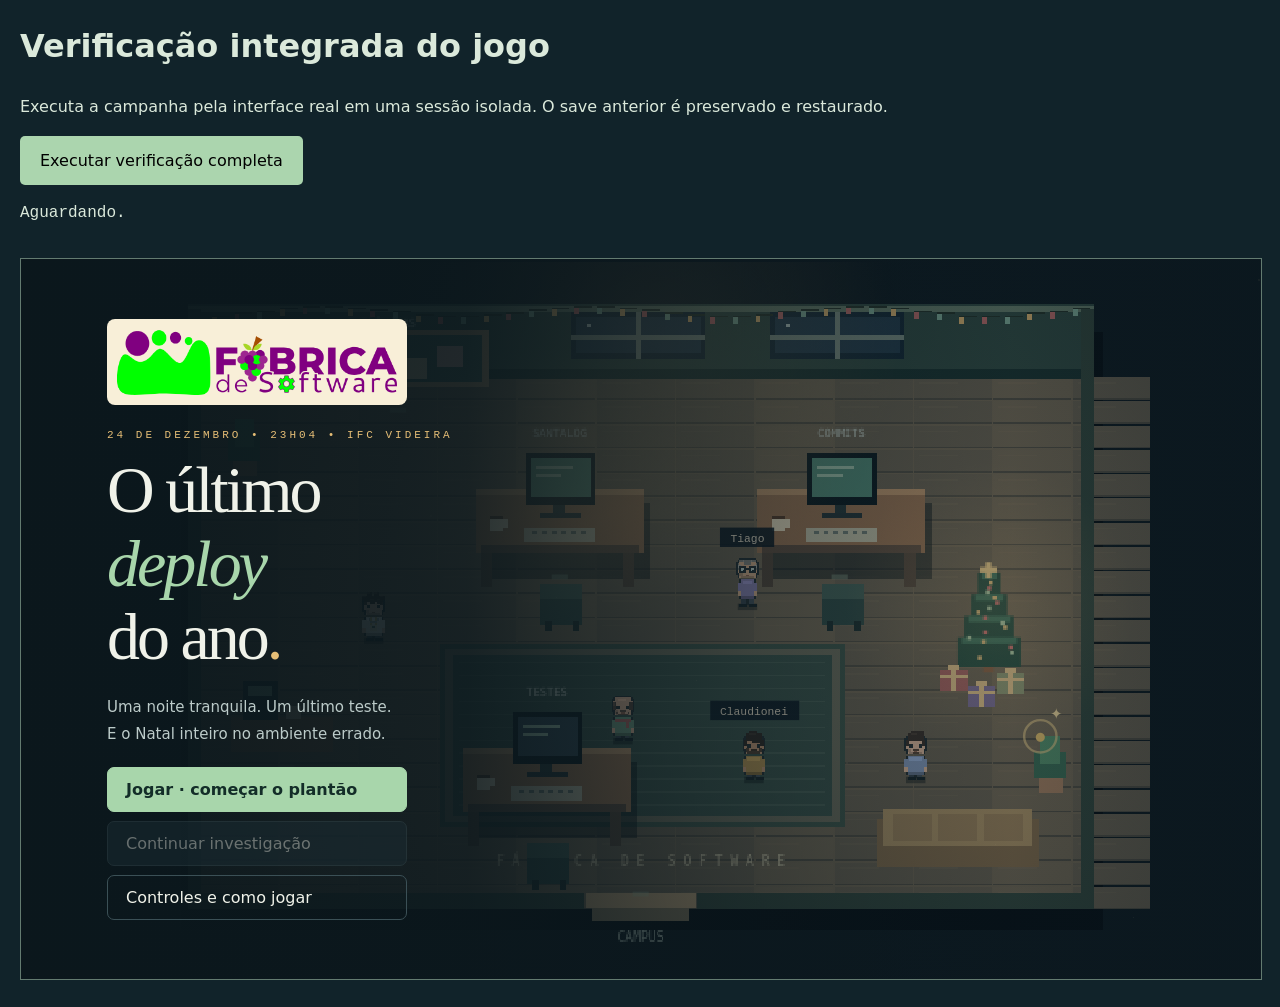
<file: ultimo-deploy/tests/browser.html>
<!doctype html><html lang="pt-BR"><meta charset="utf-8"><title>Verificação integrada • Último Deploy</title><style>body{background:#11232a;color:#dbe9db;font:16px/1.6 system-ui;margin:20px}button{padding:12px 20px;background:#abd5ae;border:0;border-radius:5px;font:inherit;cursor:pointer}iframe{width:100%;height:720px;border:1px solid #637b70;margin-top:15px}pre{white-space:pre-wrap}.bad{color:#ffaba0}.ok{color:#afd7ac}</style><h1>Verificação integrada do jogo</h1><p>Executa a campanha pela interface real em uma sessão isolada. O save anterior é preservado e restaurado.</p><button id="run">Executar verificação completa</button><pre id="result" role="status">Aguardando.</pre><iframe id="game-frame" title="Campanha em teste" src="../index.html"></iframe><script src="browser.js"></script></html>
</file>
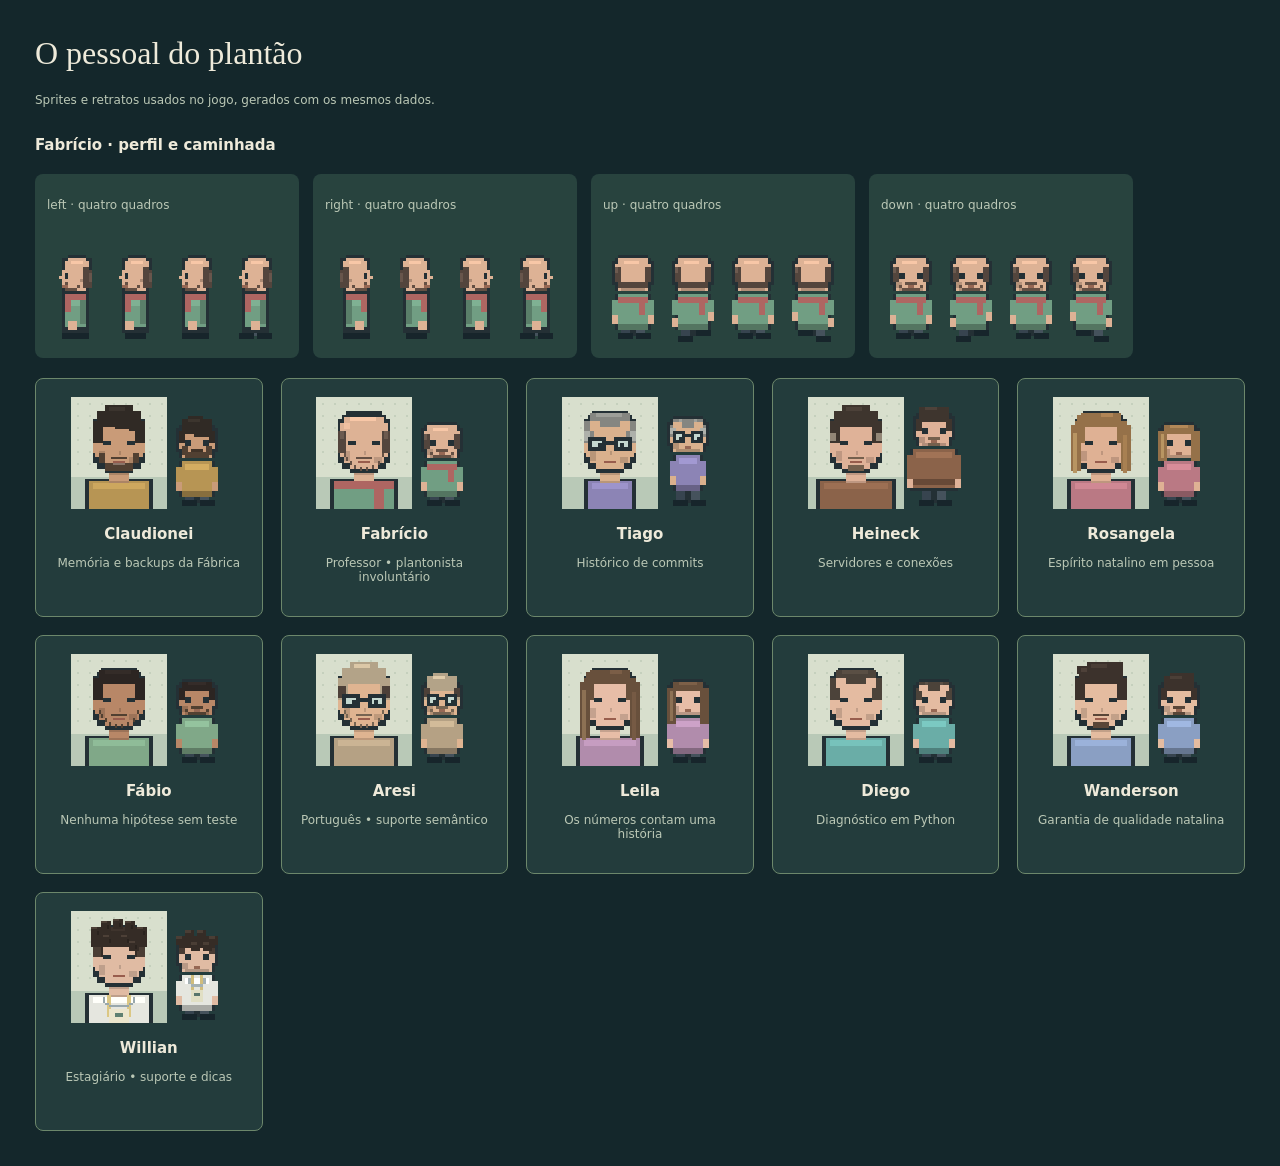
<file: ultimo-deploy/tests/characters.html>
<!doctype html><html lang="pt-BR"><meta charset="utf-8"><meta name="viewport" content="width=device-width,initial-scale=1"><title>Elenco • O Último Deploy</title><style>body{background:#14272b;color:#eeeada;font:16px system-ui;margin:35px}h1{font:32px Georgia}main{display:grid;grid-template-columns:repeat(5,minmax(150px,1fr));gap:18px}article{background:#233c3c;padding:18px;border:1px solid #6c876b;border-radius:8px;text-align:center}canvas{image-rendering:pixelated}h2{font-size:15px}p{font-size:12px;color:#bbc8b6;min-height:30px}.sprite{width:60px;height:102px;object-fit:contain} @media(max-width:800px){main{grid-template-columns:repeat(2,1fr)}}</style><h1>O pessoal do plantão</h1><p>Sprites e retratos usados no jogo, gerados com os mesmos dados.</p><h2>Fabrício · perfil e caminhada</h2><div id="fabricio-frames" style="display:flex;gap:14px;flex-wrap:wrap;margin:20px 0"></div><main id="cast"></main><script src="../js/story.js"></script><script src="../js/characters.js"></script><script>for(const a of Object.values(Story.actors)){const card=document.createElement('article'),face=document.createElement('canvas');face.width=96;face.height=112;Characters.portrait(a,face);const sprite=Characters.sprite(a,'down',0);sprite.className='sprite';const title=document.createElement('h2');title.textContent=a.name;const desc=document.createElement('p');desc.textContent=a.role;card.append(face,sprite,title,desc);document.querySelector('#cast').append(card);}for(const dir of ['left','right','up','down']){const group=document.createElement('section');group.style.cssText='padding:12px;background:#28433e;border-radius:8px';const label=document.createElement('p');label.textContent=dir+' · quatro quadros';group.append(label);for(let frame=0;frame<4;frame++){const image=Characters.sprite(Story.actors.fabricio,dir,frame);image.style.cssText='width:60px;height:102px;image-rendering:pixelated';group.append(image);}document.querySelector('#fabricio-frames').append(group);}</script></html>
</file>
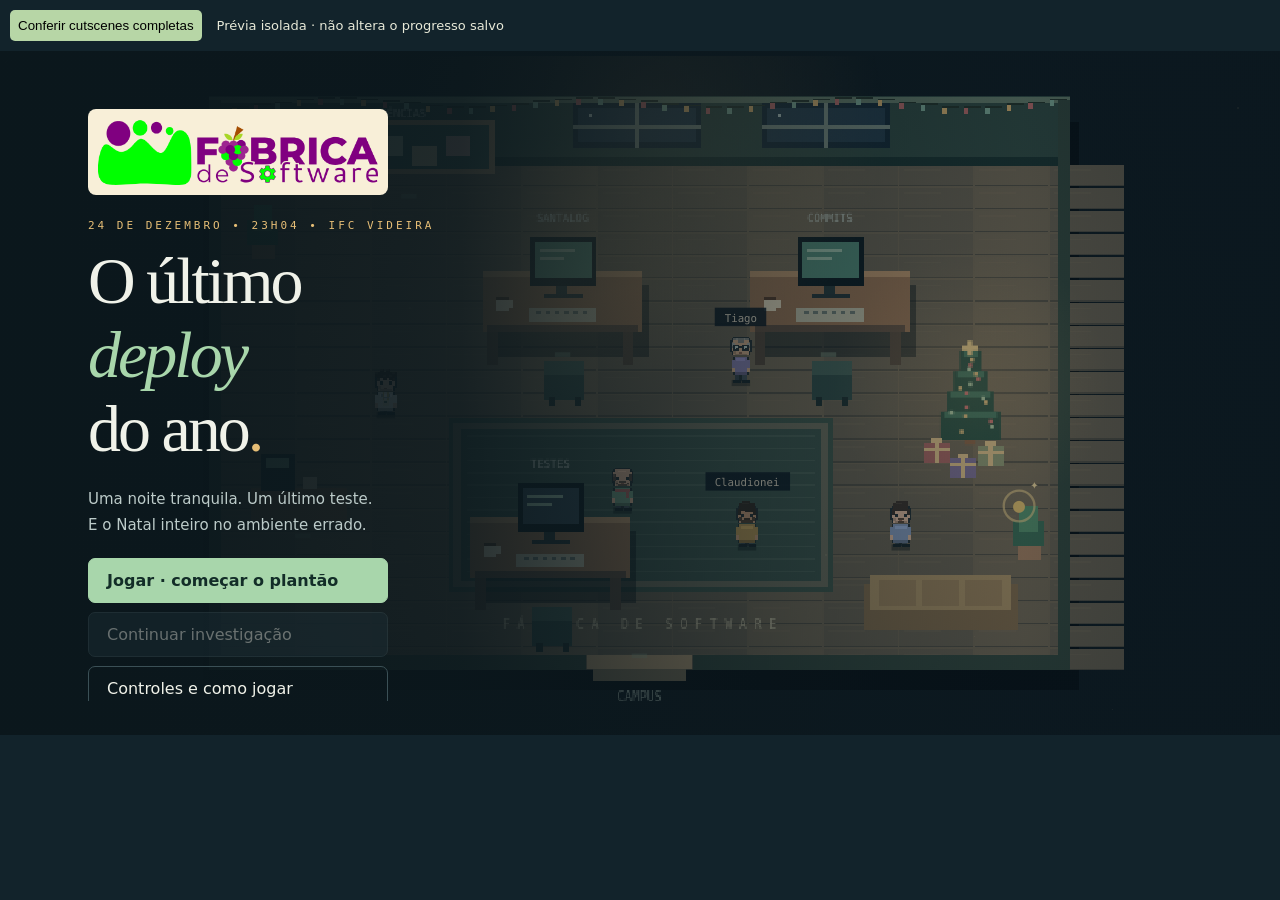
<file: ultimo-deploy/tests/cutscenes.html>
<!doctype html><html lang="pt-BR"><meta charset="utf-8"><title>Conferência de cutscenes</title><style>body{margin:0;background:#12232b;color:#e7e9d8;font:13px system-ui}header{padding:10px;display:flex;gap:15px;align-items:center}button{padding:8px;background:#b7d6a6;border:0;border-radius:5px}iframe{width:100%;height:76vh;border:0}pre{white-space:pre-wrap;padding:12px;max-height:13vh;overflow:auto;margin:0}</style><header><button id="run">Conferir cutscenes completas</button><span id="status">Prévia isolada · não altera o progresso salvo</span></header><iframe id="game" src="../index.html"></iframe><pre id="result"></pre><script>
const frame=document.querySelector('#game'),report=document.querySelector('#result'),status=document.querySelector('#status');
const wait=ms=>new Promise(r=>setTimeout(r,ms));
document.querySelector('#run').onclick=async()=>{
  const button=document.querySelector('#run');button.disabled=true;report.textContent='';let count=0;const errors=[];
  const w=frame.contentWindow,d=w.document;
  const onerror=e=>{if(e.filename?.includes('/js/'))errors.push(e.message);};w.addEventListener('error',onerror);
  const check=(ok,label)=>{if(!ok)throw Error(label);report.textContent+='✓ '+label+'\n';count++;report.scrollTop=report.scrollHeight;};
  const click=id=>{const el=d.getElementById(id);if(!el||el.disabled)throw Error('Controle ausente: '+id);el.click();};
  const until=async(fn,ms=60000)=>{const start=Date.now();while(!fn()){if(Date.now()-start>ms)throw Error('A cena não concluiu no tempo esperado.');await wait(50);}};
  const dialogue=()=>{let n=0;while(!d.getElementById('overlay').hidden&&d.getElementById('next-line')&&n++<100)click('next-line');check(n<100,'Diálogo termina e devolve o controle');};
  try{
    await until(()=>w.UI&&d.getElementById('new-game'));
    w.Campaign.save=()=>true;w.Campaign.load=()=>null;w.UI.state.started=false;w.UI.menu();click('new-game');
    status.textContent='Abertura da Fábrica · aguardando conclusão natural';
    await until(()=>!w.Finale.active);check(!!d.getElementById('next-line'),'Abertura termina no diálogo inicial');dialogue();
    w.UI.interact('santalog','object');d.querySelector('[data-open-app]').click();click('test-start');check(!!w.Engine.cinematic,'Teste do incidente abre a cutscene');dialogue();check(!w.Engine.cinematic&&w.UI.state.clues.includes('incident'),'Incidente termina e libera a investigação');
    const s=w.UI.state;for(const id of ['tiago',...w.Story.required])w.Campaign.talk(s,id);for(const id of ['commits','network','database'])w.Campaign.solve(s,id);s.deduced=true;s.revealed=true;s.helpers=['pinheiro','wanderson'];s.setup=4;s.tests=true;s.extras=true;s.extraTests=true;w.Campaign.sync(s);
    w.UI.interact('santalog','object');d.querySelector('[data-open-app]').click();click('deploy');await until(()=>w.Finale.active);
    status.textContent='Encerramento · saída, copa, lua e trenó (sem pular)';
    const phases=new Set();while(w.Finale.active){phases.add(d.getElementById('finale-stage')?.dataset.stage);await wait(50);}
    for(const phase of ['exit','walk','party','moon','santa'])check(phases.has(phase),'Cena exibida: '+phase);
    check(!!d.getElementById('christmas-photo'),'Final chega à foto da comemoração');
    w.UI.interact('willian','npc');check(!!d.getElementById('christmas-photo'),'Fim bloqueia diálogos repetidos com NPCs');
    click('credits');check(!d.getElementById('postcredits-play'),'Pós-crédito bloqueado sem os cinco segredos');s.secrets=w.Secrets.items.map(x=>x.id);click('credits-photo');click('credits');click('postcredits-play');
    status.textContent='Pós-crédito · Willian pendurado (sem pular)';const captions=new Set();
    while(w.Finale.active){captions.add(d.getElementById('finale-caption')?.textContent);await wait(50);}
    check([...captions].some(x=>x?.includes('SOCORRO')),'Willian pede socorro durante o voo');check([...captions].some(x=>x?.includes('HO HO HO')),'Papai Noel responde antes da foto');
    check(s.postcreditsSeen&&!!d.getElementById('secret-photo'),'Pós-crédito termina automaticamente na foto secreta');await until(()=>d.getElementById('secret-photo').complete);check(d.getElementById('secret-photo').naturalWidth>0,'Foto secreta carregada');
    click('secret-replay');check(w.Finale.active,'Rever a carona reinicia a cena');click('finale-skip');check(!!d.getElementById('secret-photo')&&!w.Finale.active,'Pular a repetição volta à foto sem travar');check(errors.length===0,'Nenhum erro do jogo: '+errors.join('; '));
    status.textContent=count+' verificações passaram · concluído';
  }catch(e){status.textContent='Falhou: '+e.message;report.textContent+='✗ '+e.stack;}finally{w.removeEventListener('error',onerror);button.disabled=false;}
};
</script></html>
</file>
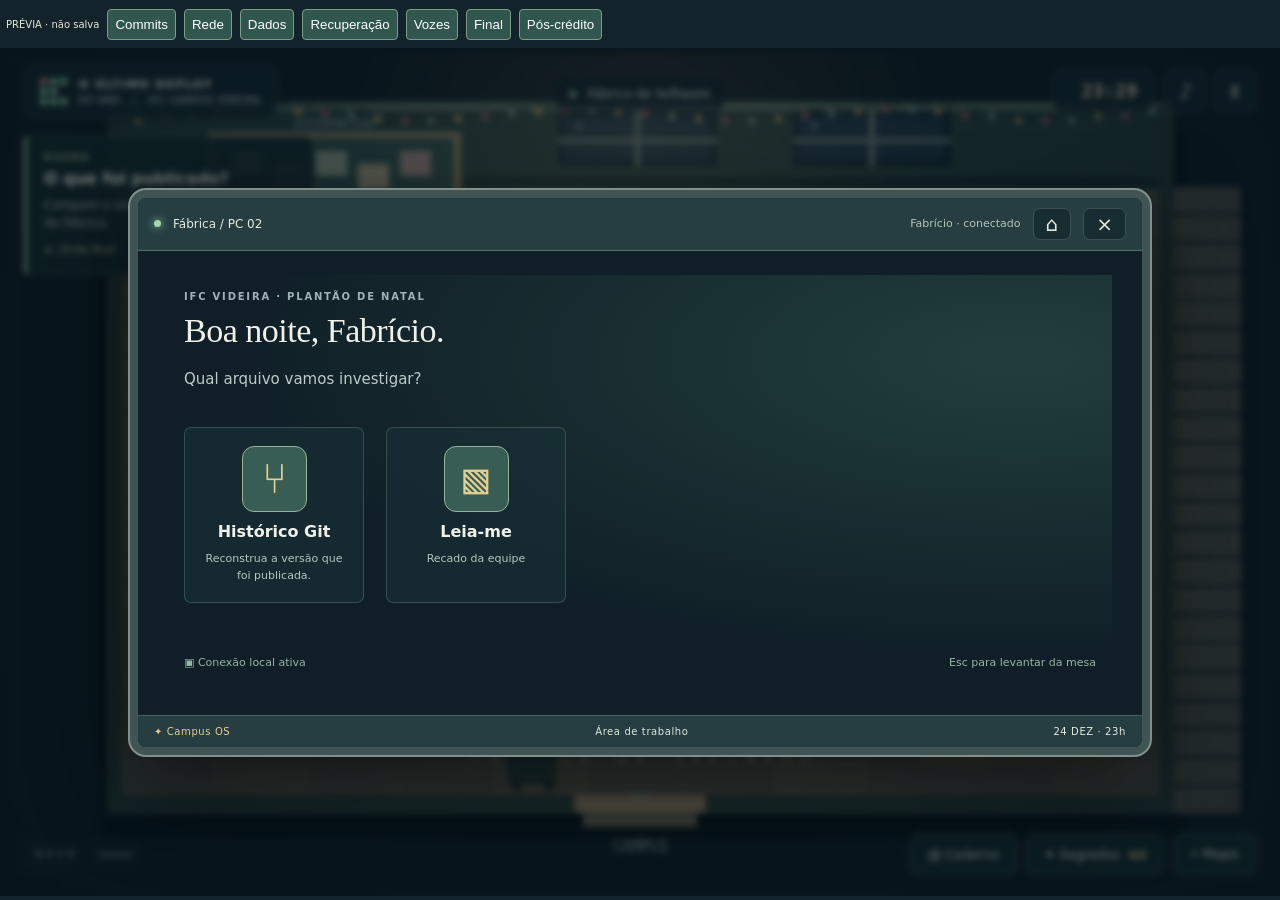
<file: ultimo-deploy/tests/preview.html>
<!doctype html><html lang="pt-BR"><meta charset="utf-8"><meta name="viewport" content="width=device-width,initial-scale=1"><title>Prévia dos computadores</title><style>*{box-sizing:border-box}body{margin:0;background:#12232b;color:#e7e9d8;font:12px system-ui}nav{height:48px;display:flex;align-items:center;gap:8px;padding:6px;overflow:auto}button{background:#31564d;color:#fff;border:1px solid #7a9f83;padding:7px;white-space:nowrap;border-radius:4px}iframe{width:100%;height:calc(100dvh - 52px);border:0}nav small{white-space:nowrap}</style><nav><small>PRÉVIA · não salva</small><button data-demo="commits">Commits</button><button data-demo="network">Rede</button><button data-demo="database">Dados</button><button data-demo="santalog">Recuperação</button><button id="voices">Vozes</button><button id="finale-demo">Final</button><button id="secret-demo">Pós-crédito</button></nav><iframe id="preview" title="Prévia do jogo" src="../index.html"></iframe><script>
const frame=document.querySelector('iframe');let w,d;
frame.onload=async()=>{w=frame.contentWindow;d=w.document;for(let i=0;i<100&&!d.querySelector("#new-game");i++)await new Promise(r=>setTimeout(r,100));w.Campaign.save=()=>true;w.Campaign.load=()=>null;w.UI.state.started=false;w.UI.menu();d.querySelector('#new-game').click();d.querySelector('#finale-skip')?.click();for(let i=0;i<40&&!d.querySelector('#overlay').hidden&&d.querySelector('#next-line');i++)d.querySelector('#next-line').click();const s=w.UI.state;s.muted=false;w.Campaign.clue(s,'incident');for(const id of ['tiago',...w.Story.required])w.Campaign.talk(s,id);w.UI.onMove('factory',w.Engine.player);w.UI.interact('commits','object');};
document.querySelectorAll('[data-demo]').forEach(b=>b.onclick=()=>{if(!w?.UI)return;w.UI.close();const id=b.dataset.demo;if(id==='santalog'){for(const k of ['commits','network','database'])w.Campaign.solve(w.UI.state,k);w.UI.state.revealed=true;w.UI.state.helpers=['pinheiro','wanderson'];w.Campaign.sync(w.UI.state);}else{w.UI.state.solved[id]=false;w.Campaign.sync(w.UI.state);}w.Engine.enter(id==='network'?'server':id==='database'?'library':'factory');w.UI.interact(id,'object');});
document.querySelector('#voices').onclick=()=>{if(!w?.UI)return;w.UI.close();w.UI.interact('willian','npc');d.querySelector('#ask').click();};
document.querySelector('#finale-demo').onclick=()=>{if(!w?.UI)return;w.UI.close();const s=w.UI.state;for(const key of ['commits','network','database'])w.Campaign.solve(s,key);s.deduced=true;s.revealed=true;s.helpers=['pinheiro','wanderson'];s.setup=4;s.tests=true;s.extras=true;s.extraTests=true;w.Campaign.sync(s);w.Engine.enter('factory');w.UI.interact('santalog','object');d.querySelector('[data-open-app]').click();d.querySelector('#deploy').click();};
document.querySelector('#secret-demo').onclick=async()=>{w.UI.state.secrets=w.Secrets.items.map(x=>x.id);document.querySelector('#finale-demo').click();await new Promise(r=>setTimeout(r,1800));d.querySelector('#finale-skip')?.click();d.querySelector('#credits').click();d.querySelector('#postcredits-play').click();};</script></html>
</file>
<file: ultimo-deploy/style.css>
:root{color-scheme:dark;--bg:#0d171e;--panel:#14232b;--line:#2b3b43;--muted:#a0b1b7;--text:#f0f2e9;--green:#a8d6ab;--gold:#e6be76;--red:#eb8c88;--purple:#b6a4e3;font-family:'Segoe UI',system-ui,sans-serif;font-size:16px}*{box-sizing:border-box}body{margin:0;background:var(--bg);color:var(--text);overflow:hidden}button,a,select,input{font:inherit}button{cursor:pointer;color:inherit;background:#1d3038;border:1px solid #3b5056;border-radius:7px;padding:10px 15px;transition:background .16s,transform .16s}button:hover{background:#31474d;border-color:#91b9a7}button:active{transform:translateY(1px)}button:disabled{opacity:.4;cursor:not-allowed}button:focus-visible,a:focus-visible,input:focus-visible,select:focus-visible{outline:2px solid var(--gold);outline-offset:4px}button.primary{background:var(--green);border-color:var(--green);color:#132d28;font-weight:700}button.danger{border-color:#9f5d61;color:#ffc0b6}button.ghost{background:transparent}a{color:var(--green)}[hidden]{display:none!important}.topbar{height:84px;display:flex;align-items:center;justify-content:space-between;padding:0 30px;border-bottom:1px solid var(--line);background:#101c24;position:relative;z-index:2}.brand{display:flex;align-items:center;gap:17px;text-decoration:none;color:var(--text);font-weight:800;letter-spacing:2px;font-size:15px}.brand-sub{display:block;font-size:10px;letter-spacing:2px;color:var(--muted);margin-top:6px}.brand-sub b{color:var(--green);margin:0 8px}.ifc-mark{display:grid;grid-template-columns:repeat(3,7px);gap:3px}.ifc-mark i{width:7px;height:7px;background:#83be9b}.ifc-mark i:first-child{background:#e68a7e;border-radius:50%}.ifc-mark i:nth-child(6){visibility:hidden}.date{color:var(--muted);font:12px ui-monospace,Consolas,monospace;letter-spacing:1px;display:flex;align-items:center;gap:12px}.date b{font-size:21px;color:var(--gold)}.divider{margin:0 10px;color:#4d646c}.live-dot{display:inline-block;width:6px;height:6px;border-radius:50%;background:var(--green);box-shadow:0 0 10px #a8d6ab44}.top-actions{display:flex;gap:10px}.top-actions button{background:transparent;font-size:14px;color:var(--muted);padding:9px 12px}.top-actions button:last-child{font-size:18px}#world{position:absolute;left:0;top:84px;right:290px;bottom:66px;overflow:hidden;background:#0b151c}#game{width:100%;height:100%;display:block;image-rendering:pixelated;touch-action:none}.location{position:absolute;top:23px;left:26px;display:flex;gap:12px;align-items:center;background:#101c24dc;border:1px solid #45504d;padding:12px 17px;border-radius:6px;pointer-events:none;font-size:14px}.location small{display:block;font-size:10px;letter-spacing:1.6px;color:var(--muted);margin-top:4px}.scene-tag{position:absolute;right:24px;top:30px;font:10px ui-monospace,monospace;letter-spacing:2px;color:#c5c8bd}.scene-tag span{color:var(--gold);padding-left:9px}.sidebar{position:absolute;right:0;top:84px;bottom:66px;width:290px;border-left:1px solid var(--line);padding:27px 23px;background:linear-gradient(160deg,#172830,#101c23);overflow:auto}.eyebrow{font-size:10px;letter-spacing:1.8px;font-weight:700;color:var(--muted)}.act-line{display:flex;align-items:center;gap:12px;margin:18px 0}.act-line>span:first-child{font:25px Georgia,serif;color:var(--gold);border:1px solid #635a43;width:42px;height:45px;display:grid;place-items:center;background:#e6be7608}.act-line>span:last-child{font:22px Georgia,serif}.act-progress{display:flex;gap:5px;margin-bottom:27px}.act-progress i{height:3px;flex:1;background:#34444a}.act-progress i.done{background:var(--green)}.objective{padding:23px 0;border-top:1px solid var(--line);border-bottom:1px solid var(--line)}h2{font:24px Georgia,serif;margin:12px 0;line-height:1.2}.objective p,.system-status p,.mini-section p{font-size:13px;color:var(--muted);line-height:1.65;margin:10px 0 18px}.small-button{width:100%;text-align:left;padding:9px 11px;background:#ffffff04;font-size:12px}.small-button span{float:right;color:var(--green)}.system-status{padding:23px 0;border-bottom:1px solid var(--line)}#status-pill{float:right;font-size:8px;color:var(--gold);letter-spacing:1px;background:#e6be7610;padding:3px 5px}.metric{font:30px ui-monospace,Consolas,monospace;margin-top:14px;letter-spacing:-1px}.system-status p{margin:7px 0 13px;font-size:11px}.tiny-bars{height:22px;background:repeating-linear-gradient(90deg,#6d9e83 0 4px,transparent 4px 7px);opacity:.5;clip-path:polygon(0 45%,5% 60%,10% 20%,15% 40%,20% 70%,25% 10%,30% 35%,40% 70%,45% 15%,50% 60%,55% 35%,65% 55%,70% 5%,75% 35%,85% 70%,90% 35%,100% 10%,100% 100%,0 100%)}.mini-section{margin-top:23px}.mini-section .eyebrow{display:flex;align-items:center;justify-content:space-between}.mini-section button{padding:0 6px;background:transparent;border:0;font-size:20px}#minimap{width:100%;height:auto;margin-top:12px;border:1px solid #3a4d4c;border-radius:5px;image-rendering:pixelated;cursor:pointer}.mini-section p{font-size:10px;margin:8px 0;display:flex;gap:7px;align-items:center}.map-dot{height:5px;width:5px;background:var(--green);display:inline-block}.map-dot.gold{background:var(--gold);margin-left:12px}.save-status{font-size:10px;color:#8d9e9e;margin-top:22px}.bottom-bar{height:66px;position:absolute;bottom:0;left:0;right:0;border-top:1px solid var(--line);display:flex;align-items:center;justify-content:space-between;padding:0 26px;background:#101c24}.keys-help{font-size:11px;color:var(--muted);display:flex;gap:8px;align-items:center}kbd{font:10px ui-monospace,Consolas,monospace;padding:5px 7px;border:1px solid #415059;border-bottom-width:2px;border-radius:4px;color:#e2e8df;white-space:nowrap}.bottom-bar nav{display:flex;gap:12px}.bottom-bar nav button{background:transparent;border:0;color:#c6d3cd;font-size:14px;padding:9px}#clue-count{font-size:10px;border-radius:5px;padding:2px 5px;background:#31463d;margin-left:8px}.version{font-size:9px;letter-spacing:1.8px;color:#82969a}.version b{color:var(--gold);margin-left:10px}.interact{position:absolute;bottom:30px;left:50%;transform:translateX(-50%);background:#101d23f0;border-color:#a8d6ab;box-shadow:0 8px 35px #0007;white-space:nowrap;font-size:14px}.interact:active{transform:translateX(-50%)}.interact kbd{margin-right:10px;background:#a8d6ab;color:#123029;border-color:#a8d6ab}#toast{position:absolute;left:50%;top:86px;transform:translate(-50%,-10px);max-width:90%;width:max-content;border:1px solid #647c62;border-radius:7px;background:#1b302af2;padding:12px 19px;font-size:14px;opacity:0;transition:opacity .2s,transform .2s;pointer-events:none}#toast.show{opacity:1;transform:translate(-50%,0)}.overlay{position:fixed;inset:0;z-index:10;display:flex;align-items:center;justify-content:center;background:#071017b8;backdrop-filter:blur(5px);padding:24px}#panel{width:min(780px,100%);max-height:90dvh;overflow:auto;background:#15262f;border:1px solid #4a5d5e;border-radius:12px;box-shadow:0 24px 100px #0009;padding:32px;position:relative}#panel.wide{width:min(980px,100%)}.panel-top{display:flex;justify-content:space-between;align-items:center;margin-bottom:13px}.panel-top button{border:0;background:transparent;padding:0 6px;color:var(--muted);font-size:23px}#panel h1{font:38px Georgia,serif;letter-spacing:-.5px;line-height:1.12;margin:12px 0 16px}#panel p{color:#bccbc9;font-size:15px;line-height:1.75}.buttons{display:flex;gap:10px;flex-wrap:wrap;margin-top:23px}.buttons button{flex:1;min-width:140px}.menu-overlay{background:linear-gradient(90deg,#0b171cf5 0%,#0b171ce8 37%,#0b171c40 75%);backdrop-filter:none;justify-content:flex-start;padding:5vw}.menu-overlay #panel{background:transparent;box-shadow:none;border:0;max-width:590px;padding:24px}.menu-overlay h1{font-size:clamp(52px,6vw,85px)!important;letter-spacing:-3px!important}.menu-overlay h1 em{color:var(--green);font-weight:400}.menu-overlay .menu-kicker{font:11px ui-monospace,monospace;color:var(--gold);letter-spacing:3px}.menu-overlay .menu-copy{max-width:350px;margin:25px 0}.menu-buttons{display:flex;flex-direction:column;gap:12px;max-width:300px}.menu-buttons button{text-align:left;padding:15px 20px}.menu-foot{margin-top:38px;font-size:10px;color:#9aacaa;letter-spacing:1px}.dialog-content{display:flex;gap:24px;align-items:flex-start}.portrait{width:100px;height:115px;flex:none;background:linear-gradient(#32413d,#182d33);border:1px solid #61736a;image-rendering:pixelated;border-radius:5px}.speaker{color:var(--gold);font-size:13px;letter-spacing:1px}.dialog-text{font-size:20px!important;color:var(--text)!important;line-height:1.6!important;margin:12px 0!important}.dialog-step{font-size:11px;color:var(--muted);margin-top:16px}.note{padding:14px 17px;background:#e6be7609;border-left:2px solid var(--gold);font-size:14px;color:#d7c7a5;line-height:1.6;margin:17px 0}.terminal{font:13px/1.9 ui-monospace,Consolas,monospace;background:#0a171e;border:1px solid #31464c;border-radius:7px;padding:19px;white-space:pre-wrap;color:#a9d8b8}.error{color:var(--red)}.success{color:var(--green)}.feedback{min-height:27px;font-size:14px;line-height:1.5;margin-top:17px}.grid{display:grid;grid-template-columns:1fr 1fr;gap:14px}.card{border:1px solid #3c5057;background:#1b3038;border-radius:7px;padding:18px}.card h3{margin:6px 0 10px;font-size:17px}.card p{font-size:13px!important;margin:0}.card .eyebrow{color:var(--gold)}.card button{margin-top:12px;font-size:13px}.check-list{display:grid;gap:10px;margin:18px 0}.check-list label,.choice{display:flex;align-items:center;gap:12px;padding:13px;background:#112029;border:1px solid #35494e;border-radius:6px;font-size:14px;line-height:1.5;cursor:pointer}.check-list input{accent-color:var(--green);width:19px;height:19px;flex:none}.check-list small{display:block;color:var(--muted)}.form-row{display:flex;gap:12px;margin:16px 0;align-items:center;flex-wrap:wrap}.form-row label{flex:1;min-width:180px;font-size:13px;color:var(--muted)}select{display:block;width:100%;margin-top:6px;padding:12px;background:#0c1d25;color:var(--text);border:1px solid #435a61;border-radius:6px}.table-wrap{overflow:auto}table{border-collapse:collapse;width:100%;font-size:13px;text-align:left;margin:17px 0}td,th{padding:12px;border-bottom:1px solid #35484e}th{color:var(--gold);font-weight:500;white-space:nowrap}td code{color:var(--green)}.network{display:flex;gap:10px;align-items:stretch;margin:24px 0}.network button{flex:1;padding:20px 8px;font-size:13px;position:relative}.network button.checked{border-color:#a8d6ab;background:#294738}.network button small{display:block;margin-top:8px;color:var(--muted);font-size:10px}.evidence-count{font:48px Georgia,serif;color:var(--green)}.travel-grid{display:grid;grid-template-columns:repeat(3,1fr);gap:10px}.travel-grid button{text-align:left;padding:18px}.travel-grid small{display:block;color:var(--muted);font-size:11px;line-height:1.6;margin-top:7px}.travel-grid button.active{border-color:var(--gold)}.map-large{width:100%;height:auto;border:1px solid #4a5b55;border-radius:7px;margin:14px 0;image-rendering:pixelated}.deploy-progress{height:7px;background:#32474b;border-radius:3px;overflow:hidden;margin:23px 0}.deploy-progress i{display:block;width:0;height:100%;background:var(--green);transition:width .4s}.end-star{text-align:center;color:var(--gold);font-size:70px}.ending{text-align:center}.ending h1{font-size:48px!important}.touch-pad{display:none;position:absolute;bottom:25px;left:20px;grid-template-columns:repeat(3,40px);gap:4px}.touch-pad button{padding:10px 0;background:#122731bf;touch-action:none}.touch-pad button:first-child{grid-column:2}.touch-pad button:nth-child(2){grid-column:1;grid-row:2}.touch-pad button:nth-child(3){grid-column:2;grid-row:2}.touch-pad button:nth-child(4){grid-column:3;grid-row:2}#loading{position:fixed;inset:0;z-index:99;display:flex;flex-direction:column;align-items:center;justify-content:center;background:#0e1d25;text-align:center;padding:20px}#loading h1{font:28px Georgia,serif}#loading p{color:var(--muted);font-size:14px}.loading-star{font-size:60px;color:var(--gold);animation:breathe 1s infinite alternate}@keyframes breathe{to{opacity:.4;transform:scale(.9)}}@media(min-width:1500px){.sidebar{width:320px;padding:30px}#world{right:320px}}@media(max-height:800px){.sidebar{padding-top:19px}.objective{padding:16px 0}.system-status{padding:16px 0}.mini-section{margin-top:16px}.mini-section canvas{max-height:130px}.act-progress{margin-bottom:18px}.save-status{margin-top:12px}}@media(max-width:1050px){.version,.date .divider{display:none}.keys-help{font-size:0;gap:5px}.topbar{padding:0 20px}.sidebar{width:250px;padding:20px}#world{right:250px}.brand{font-size:12px}.date{font-size:10px;gap:6px}.scene-tag{display:none}.network{flex-wrap:wrap}.network button{min-width:100px}}@media(pointer:coarse){.touch-pad{display:grid}.keys-help{display:none}}@media(max-width:740px){.topbar{height:65px;padding:0 14px}.brand{font-size:10px;gap:10px;letter-spacing:1px}.brand-sub{font-size:7px;letter-spacing:1px}.date{font-size:0}.date b{font-size:18px}.date .live-dot{display:none}.top-actions button span{display:none}.top-actions{gap:5px}.top-actions button{padding:7px}.sidebar{top:65px;height:100px;bottom:auto;left:0;width:100%;padding:13px 17px;display:flex;align-items:center;gap:16px;border:0;border-bottom:1px solid var(--line)}.sidebar>.eyebrow,.act-progress,.system-status,.mini-section,.save-status{display:none}.act-line{margin:0;flex:none}.act-line>span:last-child{display:none}.objective{border:0;padding:0;flex:1}.objective .eyebrow{font-size:8px}.objective h2{font:18px Georgia,serif;margin:5px 0}.objective p{font-size:11px;margin:0;line-height:1.35;padding-right:58px}.objective .small-button{position:absolute;right:12px;top:36px;width:42px;font-size:0}.small-button span{font-size:19px;float:none}#world{top:165px;right:0;bottom:61px}.location{top:12px;left:12px;padding:9px 12px;font-size:12px}.location small{font-size:8px}.bottom-bar{height:61px;padding:0 10px;justify-content:center}.bottom-bar nav{gap:8px}.bottom-bar nav button{font-size:13px}.keys-help{display:none}.interact{bottom:26px;left:auto;right:14px;transform:none;max-width:54%;white-space:normal;padding:12px;font-size:12px}.interact:active{transform:none}.interact kbd{display:none}.overlay{padding:12px}#panel{padding:22px;max-height:94dvh}#panel h1{font-size:29px}.dialog-content{gap:15px}.portrait{width:64px;height:80px}.dialog-text{font-size:17px!important}.grid{grid-template-columns:1fr}.travel-grid{grid-template-columns:1fr 1fr}.menu-overlay{background:#0b171ce6}.menu-overlay #panel{padding:15px}.menu-overlay h1{font-size:57px!important}.menu-foot{margin-top:23px}.menu-overlay .menu-copy{font-size:14px!important}.buttons button{min-width:110px}.touch-pad{left:12px;bottom:18px}.ending h1{font-size:36px!important}}
@media(prefers-reduced-motion:reduce){*{animation:none!important;transition:none!important}}
#panel:focus{outline:none}
@media(min-width:741px) and (max-height:800px){.sidebar>.eyebrow{display:none}.sidebar .act-line{margin-top:0}.sidebar .objective h2{font-size:20px;margin:9px 0}.sidebar .objective p{font-size:12px;line-height:1.5}.sidebar .tiny-bars{display:none}.sidebar #minimap{height:90px;object-fit:fill}.sidebar .mini-section p{font-size:9px;margin:5px 0}.sidebar .save-status{margin-top:6px}}
@media(min-width:741px) and (max-height:800px){.menu-overlay h1{font-size:66px!important}.menu-overlay .menu-copy{margin:20px 0}.menu-buttons{gap:9px}.menu-buttons button{padding:12px 18px}.menu-foot{margin-top:24px}.sidebar{padding:18px 22px}.act-line{margin:13px 0}.act-progress{margin-bottom:14px}.objective{padding:14px 0}.objective h2{font-size:22px}.objective p{margin:8px 0 12px}.system-status{padding:14px 0}.system-status .metric{font-size:26px;margin-top:9px}.system-status p{margin:5px 0 9px}.tiny-bars{height:15px}.mini-section{margin-top:12px}.mini-section canvas{height:100px;object-fit:cover;margin-top:7px}.save-status{margin-top:9px}}
</file>
<file: ultimo-deploy/experience.css>
/* Apresentação RPG: o mundo vem primeiro; os detalhes ficam no caderno. */
:root{--cream:#f4f0dc;--dialog-ink:#2c4446;--frame:#536e65}
body #world{inset:0;z-index:0}
body .topbar{position:fixed;inset:20px 24px auto;height:46px;padding:0;background:none;border:0;gap:12px;pointer-events:none;z-index:3}
body .topbar>*{pointer-events:auto}
body .brand{font-size:11px;letter-spacing:1.5px;gap:12px;background:#12252ce8;padding:12px 15px;border:1px solid #647c6b66;border-radius:10px;box-shadow:0 3px 0 #08181a55;margin-right:auto}
body .brand-sub{font-size:8px;letter-spacing:1px;margin-top:5px}
body .date{height:42px;padding:0 14px;background:#12252ce8;border:1px solid #647c6b66;border-radius:10px;font-size:0;gap:0}
body .date .live-dot,body .date .divider{display:none}
body .date b{font-size:17px;letter-spacing:1px;color:#e5d4a7}
body .top-actions{gap:7px}
body .top-actions button{background:#12252ce8;border:1px solid #647c6b66;width:42px;height:42px;padding:0;border-radius:10px;font-size:20px;color:#d7dfd0}
body .top-actions button span{display:none}
body .location{top:30px;left:50%;transform:translateX(-50%);padding:9px 14px;border:0;background:#12252cbd;font-size:12px;letter-spacing:.2px;box-shadow:none;z-index:1}
body .location small{display:none}
body .scene-tag{display:none}
body .sidebar{position:fixed;top:88px;left:24px;right:auto;bottom:auto;width:290px;max-width:calc(100vw - 48px);height:auto;background:none;padding:0;border:0;overflow:visible;z-index:2;display:block}
body .sidebar>*{display:none}
body .sidebar .objective{display:block;padding:15px 17px;background:#13292ce8;border:1px solid #88a58566;border-left:3px solid #a8c49b;border-radius:4px 10px 10px 4px;box-shadow:0 4px 0 #08181a44}
body .sidebar .objective .eyebrow{display:block;font-size:9px;letter-spacing:2px;color:#adbf9f}
body .sidebar .objective h2{font:600 16px/1.3 'Segoe UI',system-ui,sans-serif;margin:7px 0 6px;color:#f2efdf}
body .sidebar .objective p{font-size:12px;line-height:1.5;color:#bac9bc;margin:0;padding:0}
body .sidebar .objective .small-button{position:static;width:auto;border:0;background:none;padding:9px 0 0;font-size:11px;color:#dbcc9a;display:flex;gap:7px;align-items:center}
body .sidebar .objective .small-button span{float:none;font-size:15px;color:inherit}
body .bottom-bar{position:fixed;inset:auto 24px 20px;height:auto;min-height:44px;padding:0;background:none;border:0;pointer-events:none;z-index:2}
body .bottom-bar>*{pointer-events:auto}
body .bottom-bar .version,body .bottom-bar #chat,body .bottom-bar #evidence{display:none}
body .bottom-bar nav{display:flex;gap:9px}
body .bottom-bar nav button{background:#13292cf0;border:1px solid #88a58566;padding:12px 17px;border-radius:9px;color:#e5e9d9;font-size:13px;box-shadow:0 3px 0 #08181a66}
body .keys-help{font-size:0;background:#10232a99;border-radius:7px;padding:8px;color:#b5c3b4;opacity:.8}
body .keys-help kbd{font-size:9px;border:0;background:transparent;padding:0 4px}
body .keys-help kbd:nth-of-type(2),body .keys-help kbd:nth-of-type(3){display:none}
body .keys-help::after{content:'mover';font-size:11px;margin-left:4px}
body .interact{bottom:82px;background:#eef0db;color:#2c4446;border:2px solid #77957b;border-radius:8px;box-shadow:0 3px 0 #213b3c,0 7px 20px #0003;font-size:13px;padding:10px 16px;z-index:3}
body .interact kbd{background:#46665a;border-color:#365147;color:#f5f1dc;font-weight:bold}
body #toast{top:auto;bottom:146px;background:#203d35ef;color:#e6ead9;border-color:#8baa84;max-width:min(450px,90vw);white-space:normal;text-align:center;font-size:13px;z-index:4}
body .overlay{background:#07141b88;backdrop-filter:blur(3px)}
body[data-ui="menu"] .topbar,body[data-ui="menu"] .sidebar,body[data-ui="menu"] .bottom-bar,body[data-ui="menu"] .location{opacity:0;pointer-events:none}
body .menu-overlay{background:linear-gradient(90deg,#0b171cf5,#0b171cdd 36%,#0b171c30 80%);backdrop-filter:none}
body[data-ui="dialogue"] .sidebar,body[data-ui="talk"] .sidebar,body[data-ui="dialogue"] .bottom-bar,body[data-ui="talk"] .bottom-bar,body[data-ui="dialogue"] #toast,body[data-ui="talk"] #toast{visibility:hidden}
body .dialogue-overlay{align-items:flex-end;padding:24px 34px;background:transparent;backdrop-filter:none}
body .dialogue-overlay #panel{width:min(1040px,100%);max-height:65dvh;overflow:visible;padding:22px 27px 12px;border:3px solid #d5ddc4;border-radius:10px;background:var(--cream);color:var(--dialog-ink);box-shadow:0 0 0 4px #425f57,0 0 0 7px #213c3e,0 12px 0 7px #08191a50;outline:0}
body .dialogue-overlay #panel::before{content:'';position:absolute;inset:5px;border:1px solid #a9b8a0;border-radius:4px;pointer-events:none}
body .dialogue-overlay #panel .dialog-name{position:absolute;top:-36px;left:20px;margin:0;padding:8px 18px;background:#3e5f55;border:2px solid #b4c4a7;border-radius:7px 7px 2px 2px;box-shadow:0 0 0 2px #213c3e;color:#faf4dd;font:600 15px/1.2 'Segoe UI',system-ui,sans-serif;letter-spacing:.5px}
body .dialogue-overlay .dialog-content{gap:24px;align-items:center;min-height:112px;cursor:pointer}
body .dialogue-overlay .portrait{width:96px;height:112px;border:2px solid #899d86;border-radius:4px;background:#d8dfcd;flex:none;box-shadow:3px 3px 0 #b8c7ac}
body .dialog-copy{flex:1;min-width:0}
body .dialogue-overlay .dialog-text{font:500 23px/1.55 'Trebuchet MS','Segoe UI',sans-serif!important;color:var(--dialog-ink)!important;margin:0!important;letter-spacing:.2px;min-height:72px;overflow-wrap:break-word}
.dialog-footer{display:flex;justify-content:space-between;align-items:center;padding-left:120px;margin-top:7px;color:#87917c;font-size:10px;letter-spacing:.6px}
.dialog-footer button{border:0;background:none;box-shadow:none;padding:6px 0 6px 18px;color:#385d52;display:flex;gap:18px;align-items:center;font-size:12px}
.dialog-key{opacity:.7;font-size:10px;font-family:ui-monospace,monospace}
.dialog-arrow{font-size:15px;opacity:.4}
.ready .dialog-arrow{opacity:1;animation:dialog-nod .8s steps(2,end) infinite}
.dialog-choices{display:flex;flex-wrap:wrap;justify-content:flex-end;gap:10px;margin-top:12px}
.dialog-choices button{background:#e5e9d4;border:1px solid #9eae92;border-radius:4px;color:#365748;font-size:14px;padding:10px 14px;box-shadow:0 2px 0 #b5c2a5}
.dialog-choices button:hover,.dialog-choices button:focus-visible{background:#cbd9be;border-color:#486f52}
.dialogue-overlay button:focus-visible{outline:2px solid #567e5d;outline-offset:3px}
.notebook-tabs{display:flex;gap:8px;margin:15px 0 24px;border-bottom:1px solid #3b5557;padding-bottom:14px;flex-wrap:wrap}
.notebook-tabs button{background:transparent;border-color:transparent;font-size:14px;padding:8px 12px}
.notebook-tabs button.active{background:#385344;border-color:#6f8b69;color:#e4ecd8}
.sr-only{position:absolute!important;width:1px!important;height:1px!important;padding:0!important;margin:-1px!important;overflow:hidden!important;clip:rect(0,0,0,0)!important;white-space:nowrap!important;border:0!important}
body.cinematic .topbar,body.cinematic .sidebar,body.cinematic .bottom-bar,body.cinematic .location,body.cinematic .touch-pad{visibility:hidden}
body.cinematic #world::before{content:'';position:absolute;inset:0 0 auto;height:32px;background:#071318;z-index:3}
body.cinematic #world::after{content:'';position:absolute;inset:auto 0 0;height:20px;background:#071318;z-index:3}
.cinema-status{position:absolute;top:70px;right:35px;width:260px;padding:18px 20px;background:#10272be8;border:1px solid #91af8877;border-radius:8px;box-shadow:0 4px 20px #0003;z-index:2}
.cinema-status strong{display:block;color:#c6dfb1;font:24px/1.4 ui-monospace,monospace;margin:10px 0 6px}
.cinema-status>span:last-of-type{font-size:12px;color:#b3c8b5;line-height:1.5;display:block}
.cinema-status.failed{border-color:#ce8d8b;background:#38252fe8}
.cinema-status.failed strong{color:#efaaa0}
.cinema-meter{height:4px;background:#54726644;margin-top:15px;overflow:hidden}
.cinema-meter i{display:block;height:100%;background:#a5c993;transition:width .7s}
.failed .cinema-meter i{background:#d78d85}
#skip-scene{position:fixed;top:8px;right:30px;z-index:12;background:none;border:0;padding:3px 0;color:#b9c8ba;font-size:11px}
#skip-scene kbd{font-size:9px;margin-left:8px;padding:1px 4px}
@keyframes dialog-nod{50%{transform:translateY(3px)}}
@media(max-width:740px){
  body .topbar{inset:12px 12px auto;gap:7px;height:40px}
  body .brand{padding:9px 10px;gap:8px;font-size:8px;letter-spacing:1px}
  body .brand-sub{display:none}
  body .ifc-mark{grid-template-columns:repeat(3,5px);gap:2px}
  body .ifc-mark i{width:5px;height:5px}
  body .date{height:36px;padding:0 9px}
  body .date b{font-size:14px}
  body .top-actions button{width:34px;height:36px;font-size:17px}
  body .location{top:66px;left:14px;transform:none;font-size:10px;padding:6px 9px;background:#142a2caa}
  body .sidebar{top:99px;left:14px;width:250px;max-width:calc(100vw - 28px)}
  body .sidebar .objective{padding:10px 12px;background:#13292cdb}
  body .sidebar .objective h2{font-size:14px;margin:5px 0}
  body .sidebar .objective p{font-size:11px;line-height:1.4}
  body .sidebar .objective .eyebrow{display:none}
  body .sidebar .objective .small-button{font-size:10px;padding-top:6px}
  body .bottom-bar{inset:auto 12px 16px;justify-content:flex-end}
  body .bottom-bar nav button{font-size:12px;padding:10px 13px}
  body .keys-help{display:none}
  body .interact{bottom:76px;left:auto;right:14px;max-width:60%;transform:none;font-size:12px}
  body .touch-pad{bottom:18px;left:14px}
  body .dialogue-overlay{padding:16px 13px 20px}
  body .dialogue-overlay #panel{padding:17px 15px 10px;max-height:65dvh}
  body .dialogue-overlay #panel .dialog-name{font-size:12px;top:-32px;left:10px;padding:7px 12px}
  body .dialogue-overlay .dialog-content{gap:13px;min-height:106px;align-items:flex-start}
  body .dialogue-overlay .portrait{width:60px;height:70px;margin-top:5px}
  body .dialogue-overlay .dialog-text{font-size:17px!important;line-height:1.5!important;min-height:106px}
  .dialog-footer{padding-left:73px;margin-top:8px}
  .dialog-key{font-size:9px}
  .dialog-choices{gap:7px;justify-content:stretch}
  .dialog-choices button{font-size:12px;padding:9px 11px;flex:1}
  .cinema-status{top:48px;right:16px;width:218px;padding:12px 15px}
  .cinema-status strong{font-size:20px;margin:6px 0}
  .cinema-status .eyebrow{font-size:9px}
  body #toast{bottom:140px;font-size:12px}
}
@media(max-height:520px){body .sidebar{top:78px}body .sidebar .objective p{display:none}body .dialogue-overlay #panel{padding:12px 20px 7px}body .dialogue-overlay .portrait{width:60px;height:70px}body .dialogue-overlay .dialog-content{min-height:70px}body .dialogue-overlay .dialog-text{font-size:17px!important;min-height:50px}.dialog-footer{padding-left:84px}.cinema-status{top:45px;right:20px;padding:10px 14px}.cinema-status strong{font-size:18px}}
@media(prefers-reduced-motion:reduce){.dialog-arrow{animation:none}.cinema-meter i{transition:none}}
</file>
<file: ultimo-deploy/computer.css>
/* Computadores do campus: uma tarefa por janela, com controles de toque e teclado. */
body #panel.os-panel{width:min(1020px,calc(100vw - 40px));max-height:calc(100dvh - 40px);padding:0;background:#101f27;border:8px solid #405453;border-radius:16px;box-shadow:0 0 0 2px #81908a,0 28px 90px #0009;overflow:auto;animation:monitor-in .22s ease-out}
.os-top,.os-taskbar{display:flex;align-items:center;gap:12px;padding:10px 16px;background:#263d42;color:#e2eadc;font-size:12px}
.os-top{position:sticky;top:0;z-index:2;border-bottom:1px solid #56716b}.os-top strong{font-weight:500}.os-led{width:7px;height:7px;background:#a5d9ac;border-radius:50%;box-shadow:0 0 8px #8ddfa5}.os-user{margin-left:auto;color:#b3c4bb;font-size:11px}.os-top button{padding:3px 12px;font-size:20px;line-height:1.2;background:#172d32}.os-body{padding:24px 30px 30px;min-height:430px}.os-body>.panel-top #close-panel{display:none}.os-body h1{font-size:28px!important;margin:10px 0 16px!important}.os-body p{font-size:14px;line-height:1.6}.os-taskbar{justify-content:space-between;font-size:10px;letter-spacing:.6px;border-top:1px solid #45605d}.os-taskbar span:first-child{color:#e3cf92}.os-body .panel-top{padding:0}.os-body .terminal{font-size:13px;line-height:1.7;white-space:pre-wrap;overflow-wrap:anywhere}.os-body .feedback:empty{display:none}.os-body .note{font-size:13px;padding:13px 16px}.os-body .eyebrow{font-size:10px}
.desktop-wallpaper{min-height:410px;display:flex;flex-direction:column;background:radial-gradient(ellipse at 90% 20%,#37665770,transparent 65%);padding:16px}.desktop-wallpaper h1{font-size:34px!important}.desktop-wallpaper>p{margin-top:0;color:#b5c7be}.desktop-icons{display:flex;gap:22px;margin-top:20px}.desktop-icon{display:flex;flex-direction:column;align-items:center;gap:10px;width:180px;min-height:175px;padding:18px 12px!important;background:#182f35b0!important;border-color:#63897a66!important;text-align:center}.desktop-icon>span{font:42px/1.2 monospace;color:#e2cf91;background:#385d55;border:1px solid #95b494;border-radius:12px;min-width:65px;padding:7px}.desktop-icon small{font-size:11px;line-height:1.5;color:#b5c7be}.desktop-footer{display:flex;justify-content:space-between;gap:12px;margin-top:auto;padding-top:35px;font-size:11px;color:#96b5a6}
.mini-actions{display:flex;flex-wrap:wrap;gap:10px;margin-top:20px}.mini-instructions,.mini-help{color:#b7c8bf}.mini-help{font-size:11px!important}.assembly-slots{display:grid;grid-template-columns:repeat(auto-fit,minmax(155px,1fr));gap:10px;margin:18px 0}.assembly-slot{min-height:126px;border:1px dashed #7a9c8c!important;background:#1c3438!important;text-align:left;display:flex;flex-direction:column;gap:8px;padding:13px!important}.slot-label{font-size:10px;color:#dccb96;text-transform:uppercase;letter-spacing:.8px}.slot-empty{font-size:12px;color:#98b1a5;margin:auto 0}.assembly-slot strong,.puzzle-piece strong{font-size:14px}.assembly-slot small,.puzzle-piece small{font-size:11px;font-weight:normal;color:#bdcfc4;line-height:1.5}.assembly-slot.filled{border-style:solid!important;border-color:#a6cda0!important;background:#2e4e46!important}.piece-tray{display:grid;grid-template-columns:repeat(3,minmax(0,1fr));gap:10px;padding:14px;background:#0b192055;border-radius:9px}.puzzle-piece{display:flex;flex-direction:column;gap:7px;text-align:left;padding:14px!important;cursor:grab;touch-action:none;user-select:none;background:#293f45!important;border:1px solid #57736e!important;min-height:115px}.puzzle-piece>span{font:9px monospace;letter-spacing:.5px;color:#e3cd8c}.puzzle-piece.selected,.assembly-slot.drop-hover{outline:2px solid #e4cd8d;outline-offset:2px}.drag-ghost{position:fixed!important;z-index:100;width:190px;pointer-events:none!important;opacity:.92;transform:rotate(-3deg);box-shadow:0 10px 30px #0007}.code-diff{display:grid;gap:6px;margin:22px 0}.code-diff button{text-align:left;font:14px/1.7 Consolas,monospace;color:#b4dfb7;background:#142e29}.code-diff span{margin-right:20px;color:#75968a}
.circuit-layout{display:grid;grid-template-columns:minmax(220px,330px) 1fr;gap:24px;margin-top:20px}.circuit-grid{display:grid;grid-template-columns:repeat(4,1fr);gap:5px;align-content:start}.wire{padding:0!important;aspect-ratio:1;background:#23373d!important;border:1px solid #435c5b!important;position:relative;min-width:0}.wire svg{width:100%;height:100%;display:block;fill:#73978c;stroke:#73978c;stroke-width:6}.wire small{position:absolute;bottom:3px;left:0;width:100%;text-align:center;font-size:9px;background:#14252bd9;color:#e3ebd9}.wire.powered svg{stroke:#e2d18b;fill:#e2d18b}.wire.blank{opacity:.18}.transmitting .powered{box-shadow:inset 0 0 15px #bdd98b44}.binary-target{text-align:center;color:#aabfb2;margin-top:25px;letter-spacing:3px;font-size:12px}.binary-target strong{display:block;font:48px/1.3 Consolas,monospace;color:#f0deaa;letter-spacing:0}.binary-bits{display:flex;justify-content:center;gap:10px;margin:20px 0}.bit{width:86px;display:flex;flex-direction:column;align-items:center;gap:5px;padding:12px!important;background:#20343b}.bit small{color:#dac58a}.bit strong{font:38px Consolas,monospace}.bit span{font-size:9px}.bit.on{background:#375f4e;border-color:#b9d39c}.binary-sum{text-align:center;font:14px Consolas,monospace;color:#bdccb9;margin-bottom:25px}.binary-read{display:flex;flex-direction:column;gap:10px;max-width:500px;margin:auto;font-size:13px}.binary-read input{width:100%}
.editor-layout{display:grid;grid-template-columns:minmax(0,1fr) 235px;gap:20px;margin-top:20px}.editor-label{display:block;background:#2c4247;padding:9px 14px;font:11px Consolas,monospace;color:#d1d9bb;border-radius:7px 7px 0 0}.code-editor{display:block;width:100%;height:185px;resize:vertical;border:1px solid #49655f;border-radius:0 0 6px 6px;background:#0b1b24;color:#cee3bd;font:14px/1.8 Consolas,monospace;padding:14px;tab-size:2;box-sizing:border-box}.code-toolbar{display:flex;gap:8px;margin:10px 0}.code-toolbar button{font-size:12px}.code-manual{border-left:1px solid #49655f;padding-left:18px}.code-manual h3{font-size:14px;margin-top:4px}.code-manual p{font-size:12px}.code-manual code{font-size:11px;overflow-wrap:anywhere;color:#e2cd91}.evidence-details{margin-top:20px}.evidence-details summary{cursor:pointer;padding:15px;background:#263c40;border-radius:7px}.evidence-details .grid{margin-top:16px}.recovery-status{display:flex;flex-wrap:wrap;gap:10px;font-size:11px}.recovery-status span{background:#273f40;padding:8px 12px;border-radius:20px}.recovery-steps{display:grid;grid-template-columns:repeat(3,1fr);gap:12px;margin:20px 0}.recovery-steps button{display:flex;flex-direction:column;gap:12px;align-items:start;text-align:left;padding:18px;background:#243e40}.recovery-steps button>span{font:24px Consolas,monospace;color:#ddca93}.recovery-steps small{font-size:11px;line-height:1.5;font-weight:normal}.volume-control{display:block;padding:18px 0;font-size:14px}.volume-control output{float:right;color:#dfce9d}.volume-control input{display:block;width:100%;margin-top:16px;accent-color:#b7cea1}
.binary-read input{border:1px solid #65867b;border-radius:6px;background:#0f242b;color:#edf0dc;padding:12px;font:16px Consolas,monospace}.binary-read input::placeholder{color:#92aa9d}.binary-read code{display:inline;color:#e7d39a}.os-panel button:focus-visible,.os-panel input:focus-visible,.os-panel textarea:focus-visible{outline:2px solid #edd99e;outline-offset:3px}
@keyframes monitor-in{from{opacity:0;transform:scale(.96) translateY(12px)}to{opacity:1;transform:none}}
@media(max-width:650px){body #panel.os-panel{width:calc(100vw - 14px);max-height:calc(100dvh - 16px);border-width:4px;border-radius:9px}.os-body{padding:18px 14px;min-height:350px}.os-user{display:none}.os-top{gap:8px;padding:8px;font-size:10px}.os-top strong{margin-right:auto}.os-body h1{font-size:23px!important}.os-body p{font-size:13px}.os-taskbar{font-size:8px;padding:8px}.desktop-wallpaper{padding:5px;min-height:370px}.desktop-wallpaper h1{font-size:27px!important}.desktop-icons{gap:10px}.desktop-icon{width:50%;min-height:165px;padding:12px 8px!important}.desktop-footer{font-size:9px}.assembly-slots,.piece-tray{grid-template-columns:repeat(2,minmax(0,1fr))}.assembly-slot{min-height:110px}.piece-tray{padding:8px}.puzzle-piece{padding:10px!important}.circuit-layout,.editor-layout{grid-template-columns:1fr}.circuit-grid{max-width:320px;width:100%;margin:auto}.code-manual{border-left:0;border-top:1px solid #49655f;padding:14px 0 0}.code-editor{font-size:12px}.binary-bits{gap:6px}.bit{width:18%;padding:10px 4px!important}.bit strong{font-size:28px}.recovery-steps{grid-template-columns:1fr}.recovery-steps button{gap:7px;padding:13px}.recovery-steps button>span{display:none}}
@media(prefers-reduced-motion:reduce){body #panel.os-panel{animation:none}}
.round-status{display:flex;align-items:center;gap:12px;font-size:12px;flex-wrap:wrap}.round-status>span{margin-right:auto}.round-status strong{color:#edd49c;font:22px Consolas,monospace}.round-status button{padding:7px 12px}.round-progress{display:flex;gap:8px;margin:22px 0}.round-progress i{height:5px;flex:1;background:#3c5357;border-radius:4px}.round-progress .done{background:#b9d398}.binary-weights{text-align:center;color:#d5c18d;font:14px Consolas,monospace;margin:20px 0}.guided-editor{background:#0a1b23;border:1px solid #506c65;border-radius:8px;margin:22px 0;overflow:hidden}.guided-line{display:flex;flex-wrap:wrap;align-items:center;gap:8px;padding:16px 12px;border-top:1px solid #263b40;font:13px Consolas,monospace;color:#cbe0bb}.guided-line>span{color:#78958a;margin-right:10px}.guided-line button{font:13px Consolas,monospace;color:#f0d99f;background:#314d45;padding:7px;border:1px dashed #9db889}.guided-line input{width:130px;background:#30453c;color:#fff0c4;border:1px dashed #9db889;padding:8px;font:14px Consolas,monospace}.code-steps{display:flex;gap:10px;flex-wrap:wrap;font-size:12px;color:#bacbb5}.code-steps>div{padding:8px;background:#2c4540;border-radius:6px}.timeline-control{display:block;margin:26px 0;color:#d7c699}.timeline-control output{float:right;font:24px Consolas,monospace}.timeline-control input{display:block;width:100%;margin:24px 0;accent-color:#d8c390}.route-playback{display:flex;align-items:center;justify-content:center;gap:22px;margin:30px 0}.route-playback>div{text-align:center;font-size:11px;letter-spacing:1px}.route-playback strong{display:block;font:26px Consolas,monospace;color:#d2e2b8;margin-top:14px}.lock-layout{display:grid;grid-template-columns:250px 1fr;gap:30px;margin:25px 0}.lock-grid{display:grid;grid-template-columns:repeat(3,1fr);gap:9px}.lock-light{aspect-ratio:1;background:#284a41;color:#9bb8a1;font-size:25px;border:2px solid #496c59;box-shadow:inset 0 -4px #152d2a}.lock-light.on{background:#b27654;color:#fff1c7;border-color:#e2b47c;box-shadow:inset 0 -4px #825342,0 0 16px #bb8c5022}.memory-grid{display:grid;grid-template-columns:repeat(4,minmax(0,1fr));gap:12px;margin:25px 0}.memory-card{display:flex;flex-direction:column;align-items:center;justify-content:center;gap:12px;min-height:135px;background:repeating-linear-gradient(45deg,#304e48,#304e48 10px,#34534c 10px,#34534c 20px);border:2px solid #668575}.memory-card>span{font-size:33px;color:#e7ce8c}.memory-card strong{font-size:12px}.memory-card small{font-size:9px;letter-spacing:2px}.memory-card.flipped{background:#dcd4b5;color:#25433d}.memory-card.flipped>span{color:#9a505d}.memory-card.matched{opacity:.65;border-color:#b5d29e}.finale-playing .topbar,.finale-playing .sidebar,.finale-playing .bottom-bar,.finale-playing #world,.game-finished .topbar,.game-finished .sidebar,.game-finished .bottom-bar{visibility:hidden}#finale-stage{position:fixed;inset:0;background:#0e1729;z-index:100;display:flex;flex-direction:column;align-items:center;justify-content:center;padding:20px;gap:15px}#finale-canvas{width:min(960px,100%,calc((100dvh - 145px)*1.455));height:auto;image-rendering:pixelated;border-radius:6px;box-shadow:0 20px 100px #0007}#finale-caption{font:15px/1.6 'Segoe UI',sans-serif;color:#f1e6c9;text-align:center;max-width:760px;min-height:48px;margin:0}#finale-skip{background:transparent;border:1px solid #657383;color:#b5c3ce;font-size:11px;padding:7px 12px}.game-finished #panel.wide{width:min(890px,calc(100vw - 26px));background:#182d34;padding:26px;max-height:calc(100dvh - 24px)}.final-card{text-align:center}.final-card h1{font-size:46px!important;color:#f2ddb0;margin:10px 0 20px!important}.final-card>p{font-size:14px;line-height:1.7}.final-card .buttons{justify-content:center}.final-card>small{display:block;color:#a7baac;margin:15px 0 0;font-size:10px;letter-spacing:2px}.christmas-photo{margin:0 auto 18px;max-width:640px;background:#f6e8cd;padding:12px 12px 18px;transform:rotate(-1.2deg);box-shadow:0 12px 35px #0005}.christmas-photo canvas{width:100%;height:auto;display:block;image-rendering:pixelated}.christmas-photo figcaption{font:italic 14px/1.5 Georgia,serif;color:#6a4e43;padding-top:12px}.game-finished .overlay{background:radial-gradient(ellipse at top,#5c6155,#10252f 80%)}
@media(max-width:650px){.guided-line{gap:5px;padding:14px 9px;font-size:11px}.guided-line>span{margin-right:1px}.guided-line button{font-size:11px}.guided-line input{width:100px}.lock-layout{grid-template-columns:1fr;gap:12px}.lock-grid{max-width:260px;width:100%;margin:auto}.memory-grid{grid-template-columns:repeat(2,1fr);gap:9px}.memory-card{min-height:108px}.round-status strong{font-size:20px}.route-playback{gap:12px}.route-playback strong{font-size:21px}#finale-stage{padding:10px}#finale-caption{font-size:13px}.game-finished #panel.wide{padding:20px 12px}.final-card h1{font-size:34px!important}.christmas-photo{padding:7px 7px 12px}.christmas-photo figcaption{font-size:12px}.final-card .buttons button{font-size:11px;padding:10px}}
@media(prefers-reduced-motion:reduce){.christmas-photo{transform:none}}

/* Ilustrações de encerramento: sem filtro pixelado nem corte da composição. */
.christmas-photo img{display:block;width:100%;height:auto;aspect-ratio:3/2;object-fit:contain;image-rendering:auto}.menu-logo{display:block;width:min(300px,80%);height:auto;padding:10px;background:#f8efd8;border-radius:8px;margin:0 0 24px}.intro-logo{position:absolute;z-index:1;top:5%;width:min(360px,70%);height:auto;background:#f8efd8;padding:16px;border-radius:8px;box-shadow:0 8px 40px #0004}.secret-notes{padding:16px 0;border-top:1px solid #49655f}.secret-notes summary{cursor:pointer;color:#e5cf94}.secret-notes p{font-size:12px}.mosaic-layout{display:grid;grid-template-columns:minmax(230px,360px) 1fr;gap:24px;margin:20px 0}.mosaic-grid{display:grid;grid-template-columns:repeat(3,1fr);gap:4px;background:#0e2028;padding:5px;aspect-ratio:1}.mosaic-tile{position:relative;padding:0!important;aspect-ratio:1;background-image:none;background-size:300% 300%;background-repeat:no-repeat;background-color:#f5e8cc;border:2px solid #d7c797;border-radius:3px;min-width:0}.mosaic-tile span{position:absolute;bottom:4px;right:5px;background:#18332de8;color:#fff1bf;padding:3px 6px;font:12px monospace;border-radius:4px}.mosaic-tile.empty{background:#1b3038;border:2px dashed #48645d}.mosaic-reference{width:140px;aspect-ratio:1;background:#172b33 url('assets/factory-mosaic.png') center/100% 100% no-repeat;border:4px solid #6b8871}.mosaic-layout aside button{display:block;margin:12px 0;font-size:12px}.mosaic-layout aside p{font-size:12px}
@media(max-width:650px){.mosaic-layout{grid-template-columns:1fr}.mosaic-grid{max-width:330px;width:100%;margin:auto}.mosaic-layout aside{display:flex;gap:10px;flex-wrap:wrap;align-items:center}.mosaic-reference{width:85px;flex-shrink:0}.intro-logo{top:4%;padding:10px;width:min(280px,70%)}.menu-logo{width:220px;margin-bottom:16px}}

.mosaic-tile{background-image:none;overflow:hidden}.mosaic-fragment{position:absolute;display:block;width:300%;height:300%;background:#172b33 url(assets/factory-mosaic.png) center/100% 100% no-repeat;pointer-events:none}.mosaic-tile span{z-index:1}.mosaic-reference{background-size:100% auto}

.mosaic-grid.hide-numbers .mosaic-tile span{display:none}.mosaic-fragment,.mosaic-reference{image-rendering:pixelated}.mosaic-tile{border-color:#789781;background-color:#172b33}.mosaic-tile:hover{border-color:#f0d797;filter:brightness(1.12)}

.mosaic-grid,.mosaic-tile,.mosaic-reference{aspect-ratio:3/2}.mosaic-reference{background-size:100% 100%}

/* Achados opcionais e cartões de conquista. */
.secret-guide{display:grid;gap:12px;margin:24px 0}.secret-card{display:flex;align-items:center;gap:16px;padding:17px;border:1px solid #d3bc6e55;border-radius:12px;background:#223b3d}.secret-card>span{font-size:27px;color:#edcc7c;width:35px;text-align:center;flex-shrink:0}.secret-card>div{flex:1}.secret-card h2{font-size:16px;margin:0 0 7px}.secret-card p{margin:0 0 8px;font-size:13px}.secret-card small{color:#d7c58e;font-size:11px}.secret-card.found{opacity:.7;border-color:#95bf89}.secret-card>button{white-space:nowrap}.share-layout{display:grid;grid-template-columns:minmax(180px,280px) 1fr;align-items:center;gap:30px;margin-top:22px}.story-preview{aspect-ratio:9/16;background:#10212d;border-radius:8px;overflow:hidden;box-shadow:0 10px 28px #0005;display:grid;place-items:center}.story-preview img{display:block;width:100%;height:auto}.story-preview p{padding:20px}.share-options h2{font-size:22px}.share-options label{display:block;font-size:12px;margin:22px 0 8px;color:#d8c68f}.share-options input{width:100%;box-sizing:border-box;border:1px solid #6a8272;border-radius:6px;padding:12px 9px;color:#eff0dc;background:#10272e;font-size:13px}.share-options #copy-game-link{margin:9px 0}.story-download{display:inline-flex;align-items:center;justify-content:center;border:1px solid #809784;border-radius:6px;padding:12px 16px;color:#eef1de;text-decoration:none;font-size:13px}.story-download[hidden]{display:none}#share-status{font-size:13px;min-height:40px;color:#d8cf9e}#secrets-count{font-size:10px;color:#edd28e;margin-left:5px}
@media(max-width:650px){.secret-card{gap:10px;flex-wrap:wrap;padding:13px}.secret-card>button{margin-left:45px}.secret-card>div{min-width:180px}.share-layout{grid-template-columns:1fr;gap:15px}.story-preview{width:190px;justify-self:center}.share-options h2{font-size:18px}.share-options p{font-size:13px}body .bottom-bar nav{gap:5px}body .bottom-bar nav button{padding:10px}body .bottom-bar #secrets-guide span{display:none}}
</file>
